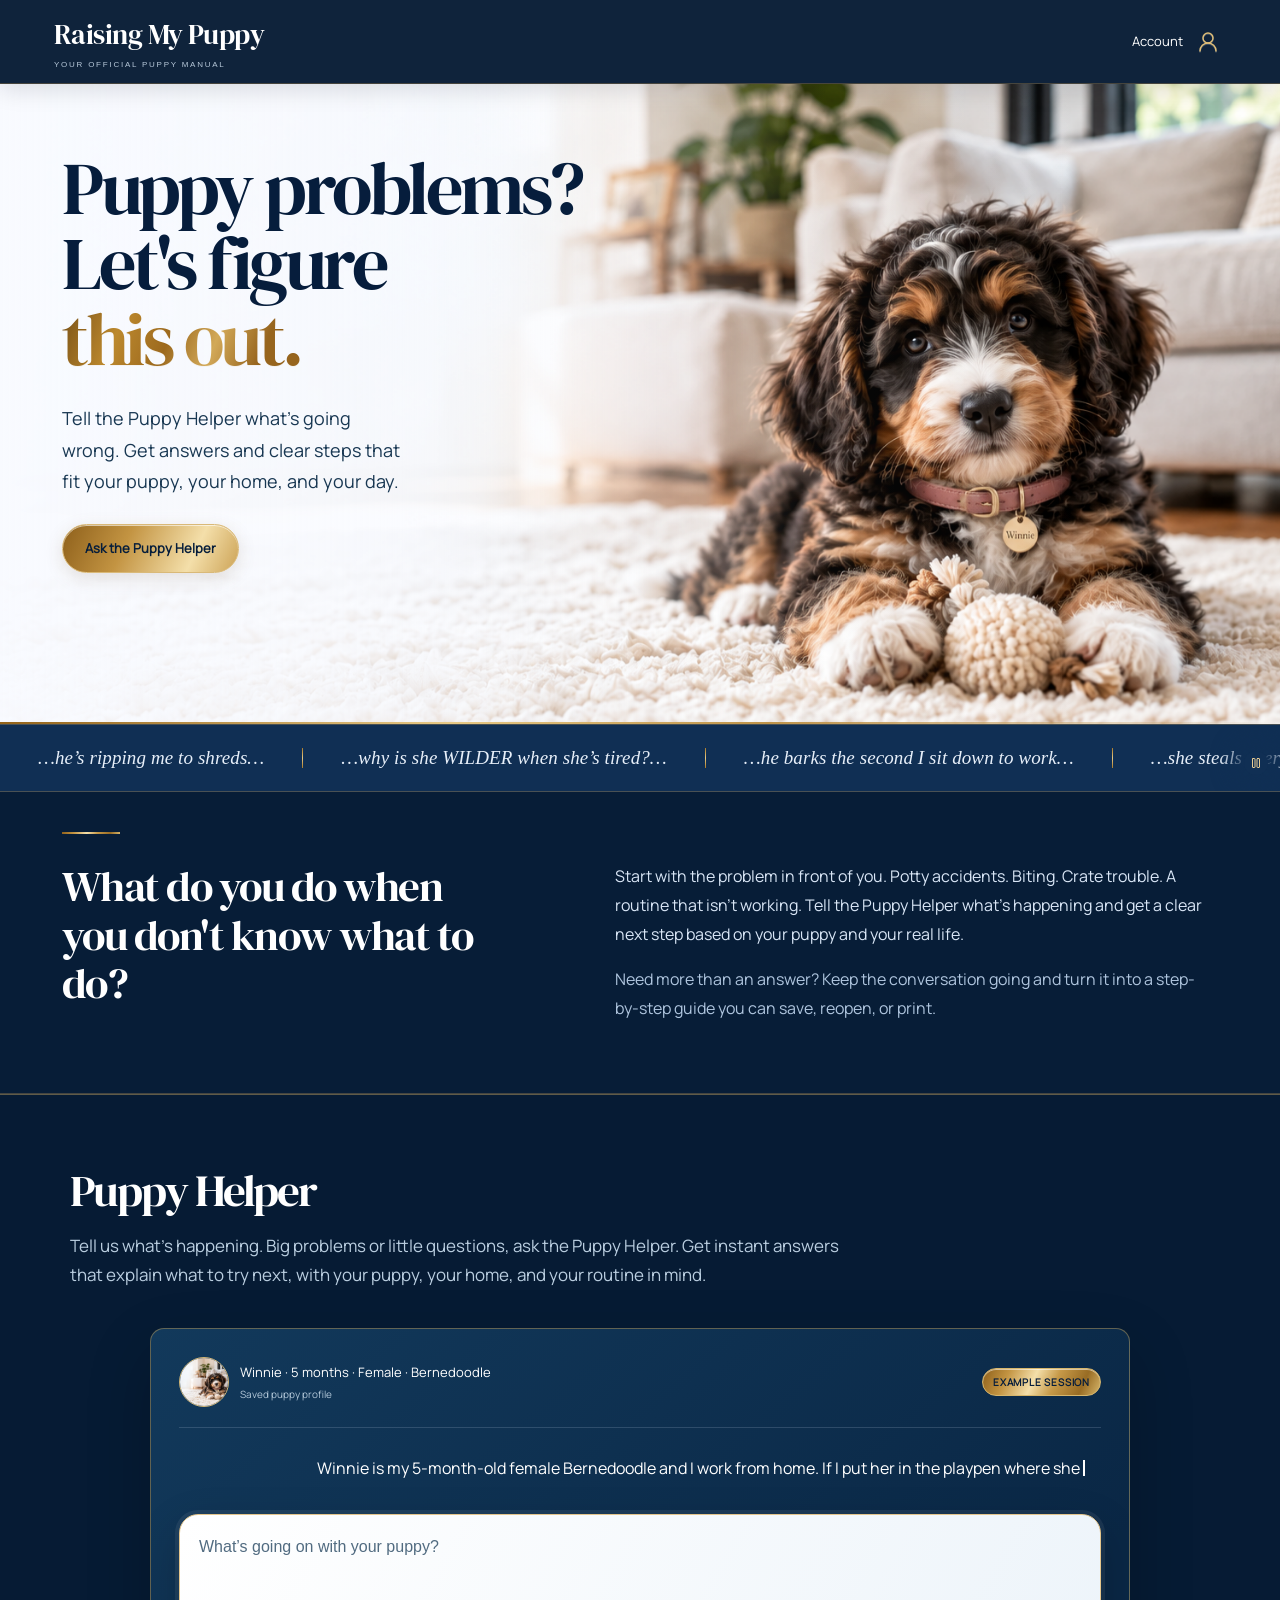
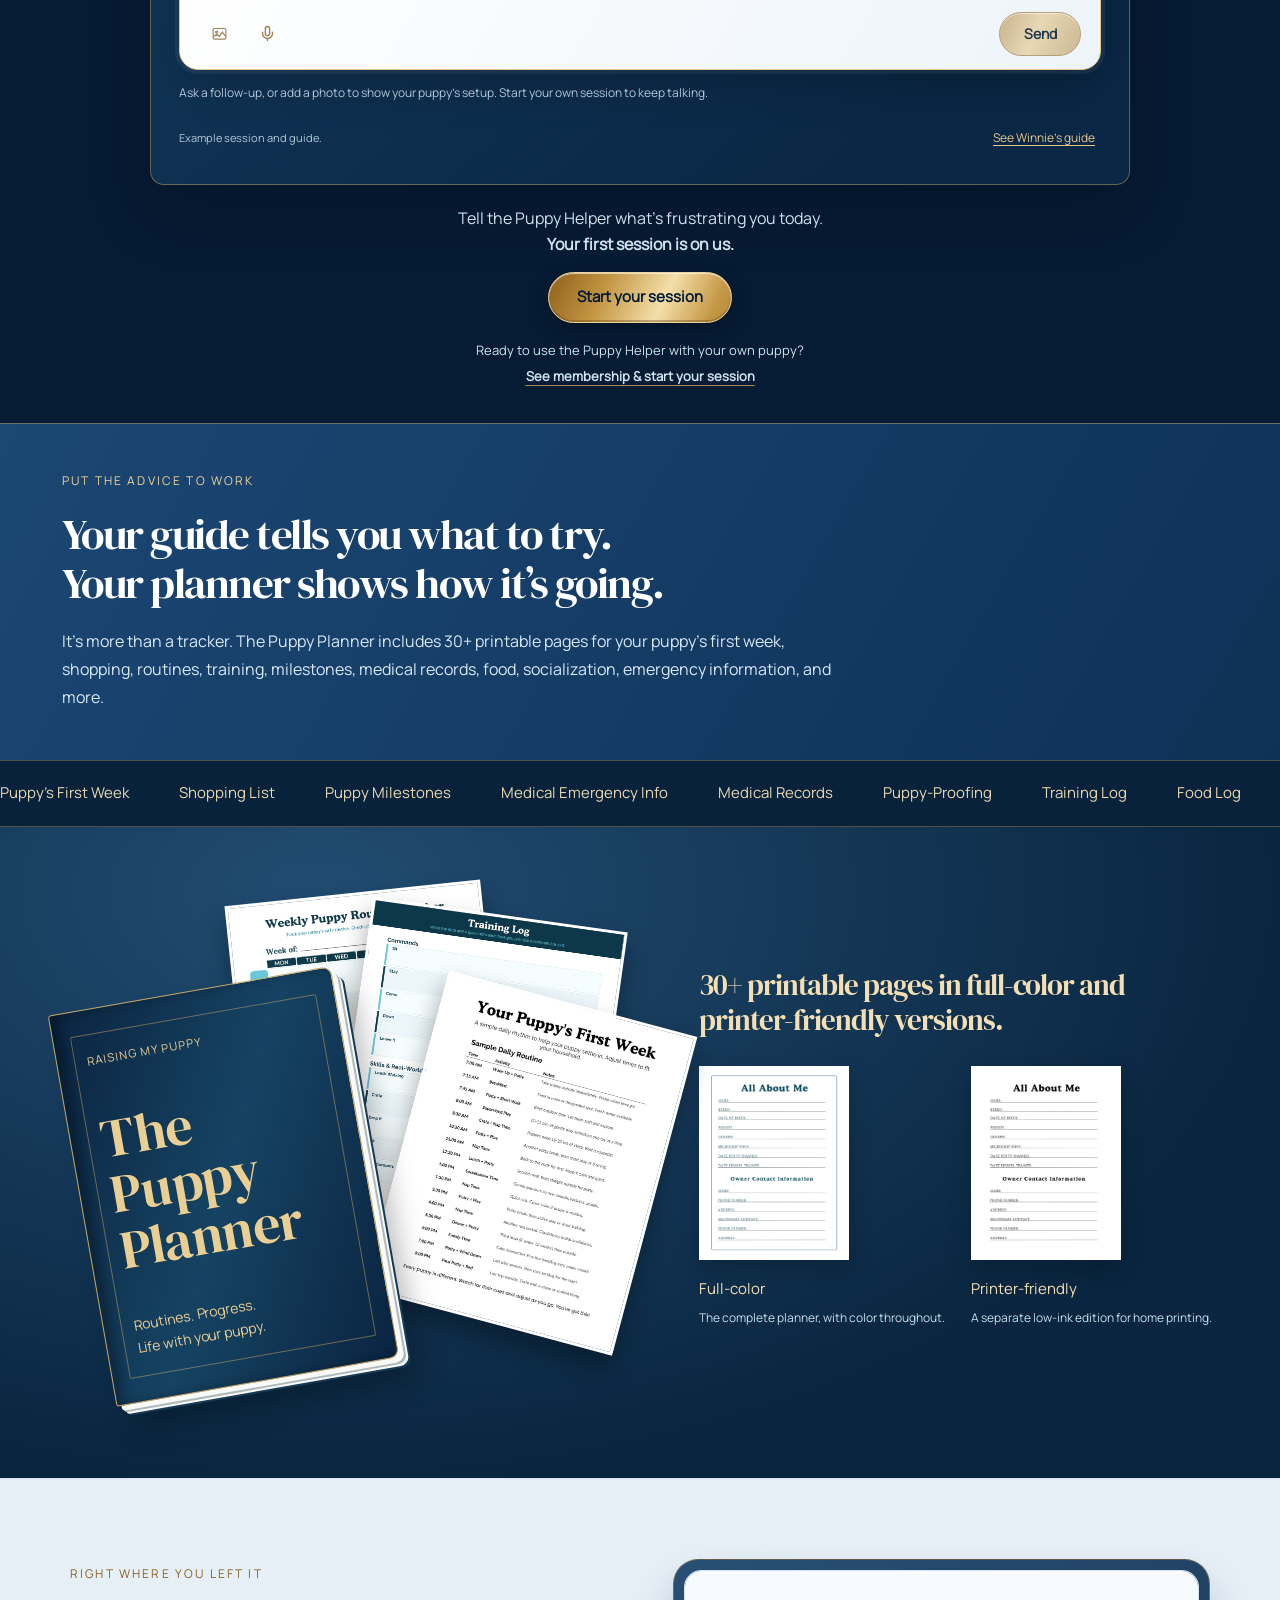
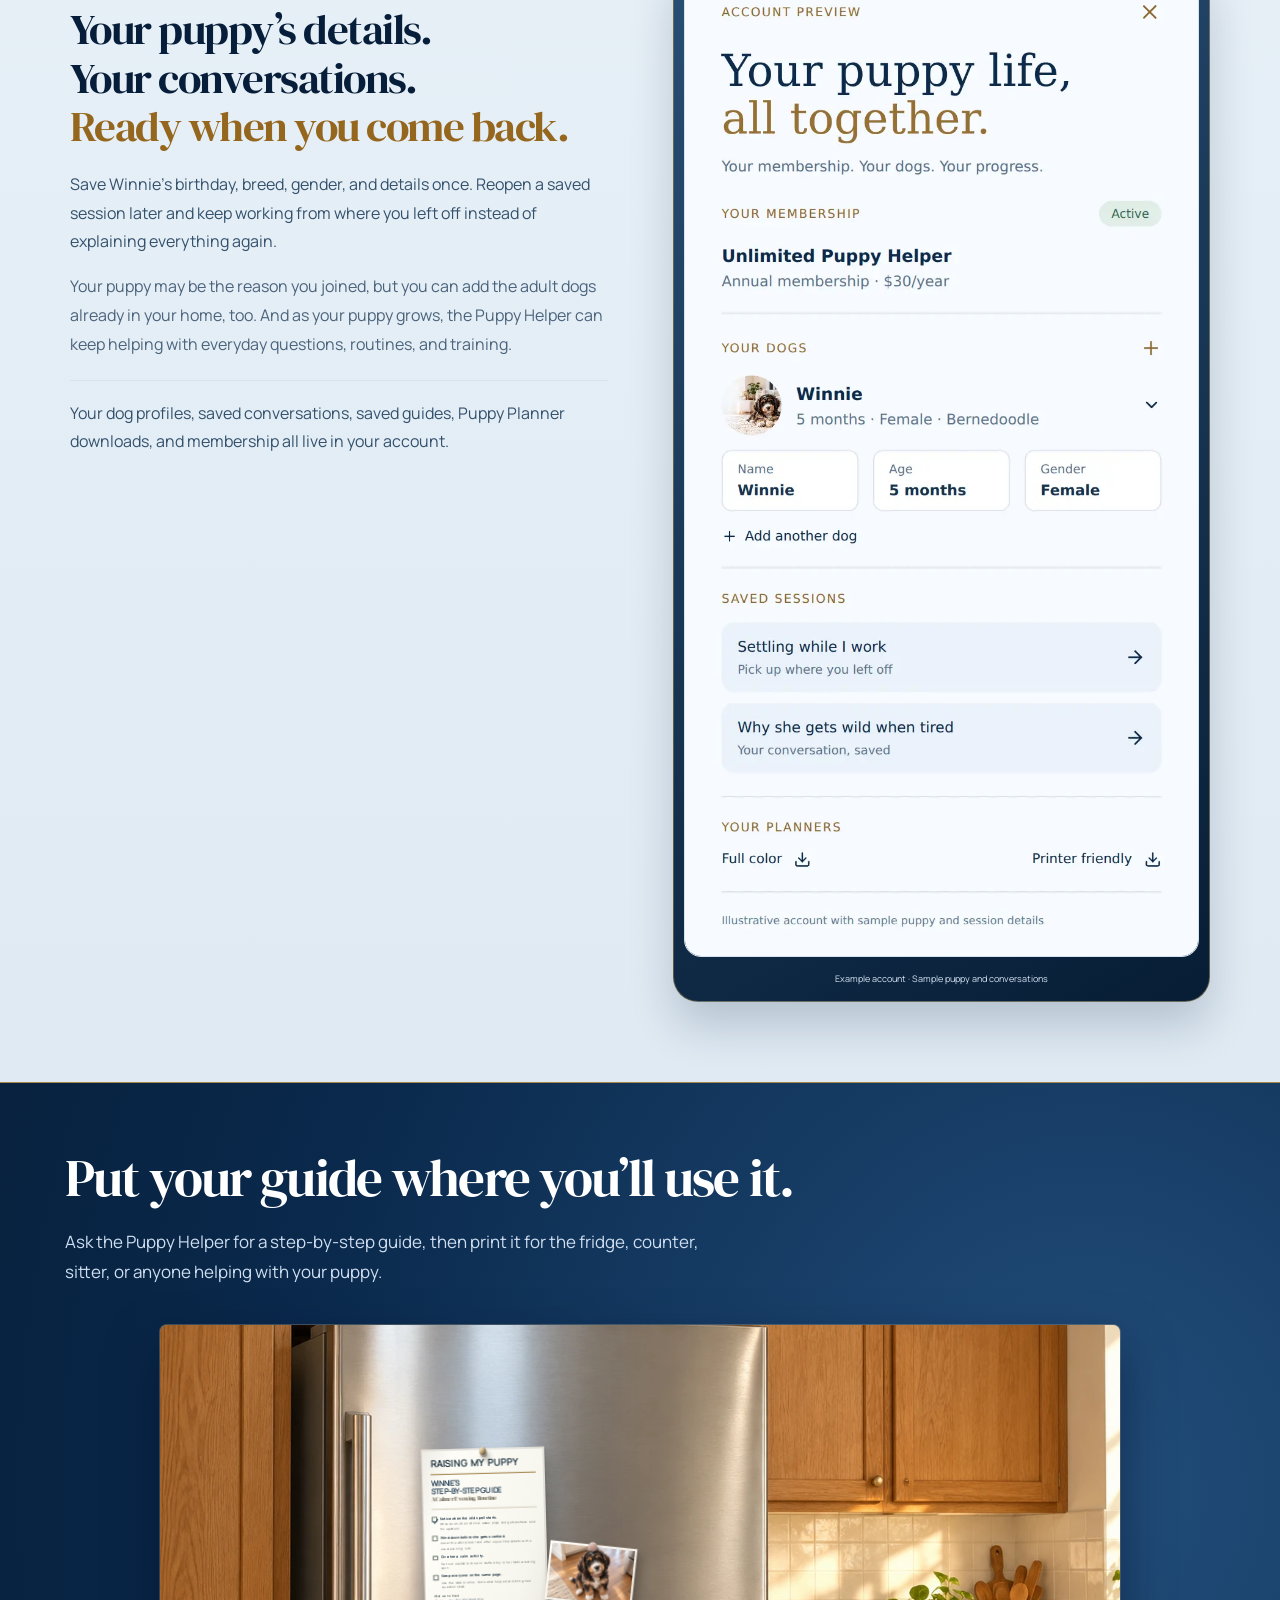
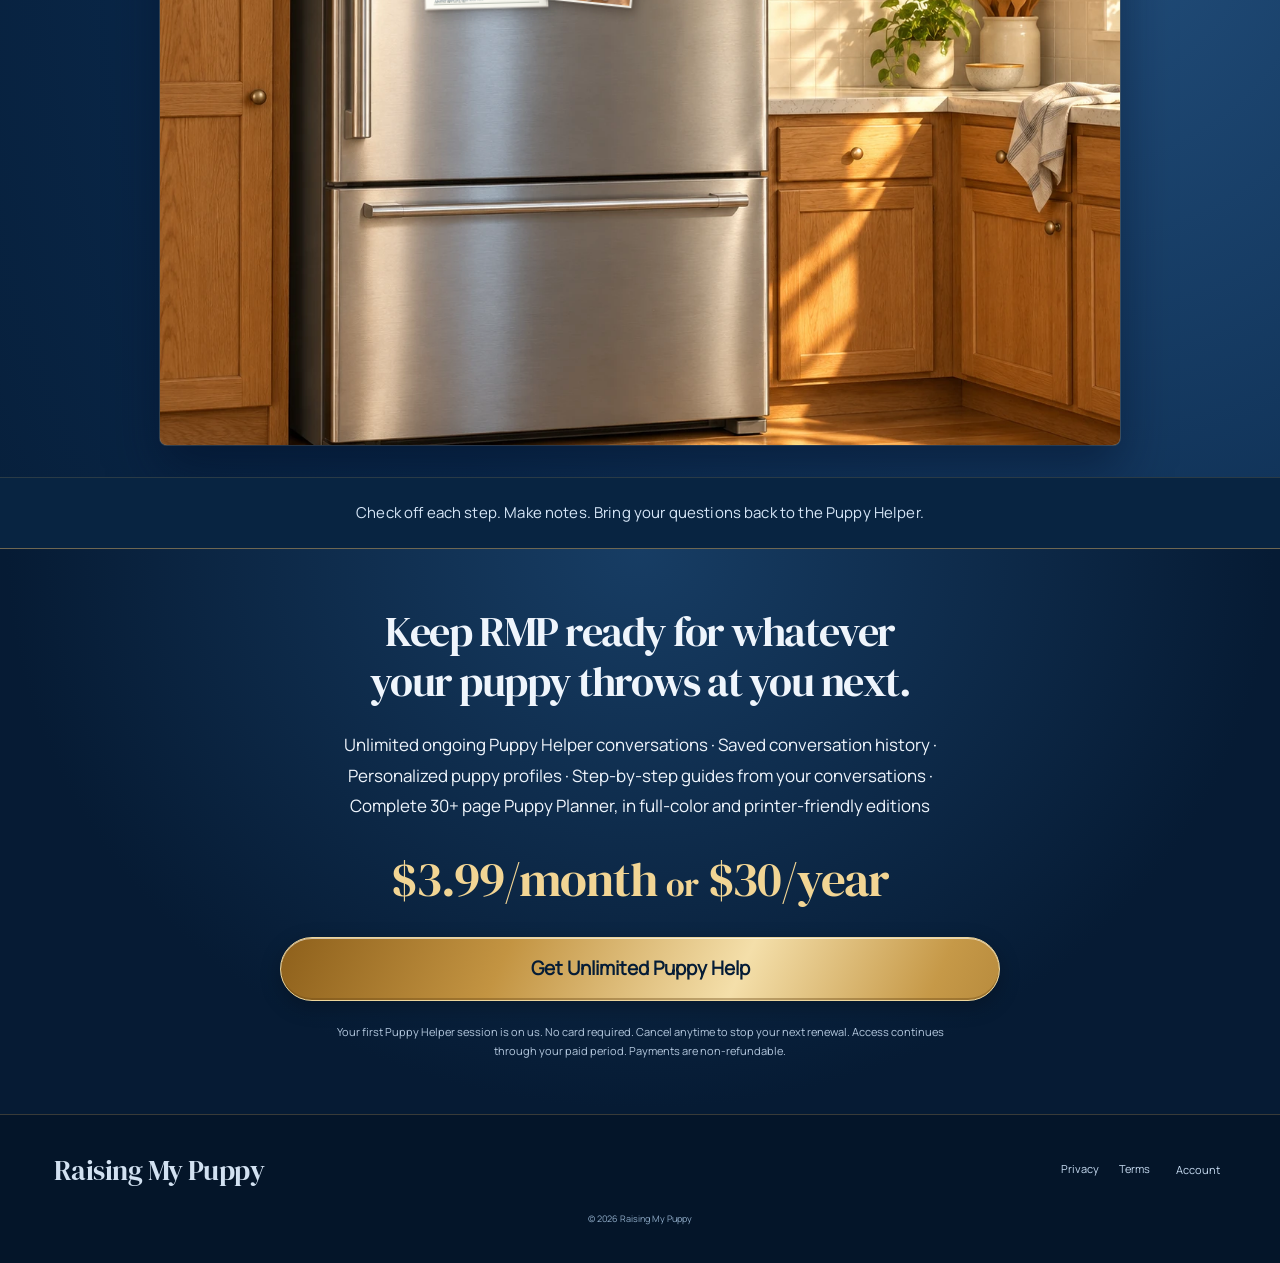
<file: index.html>
<!doctype html><html lang="en"><head><meta charset="UTF-8"><meta name="viewport" content="width=device-width,initial-scale=1"><title>Raising My Puppy | Your Official Puppy Manual</title><!-- Staging only: remove robots restriction for production launch. --><meta name="robots" content="noindex,nofollow"><meta property="og:type" content="website">
<meta property="og:site_name" content="Raising My Puppy">
<meta property="og:title" content="Raising My Puppy | Your Official Puppy Manual">
<meta property="og:description" content="Tell the Puppy Helper what’s frustrating you today. Your first session is on us.">
<meta property="og:url" content="https://raisingmypuppy.github.io/rmp-demo-v2/">
<meta property="og:image" content="https://raisingmypuppy.github.io/rmp-demo-v2/assets/social/rmp-social-preview.png">
<meta property="og:image:width" content="1731">
<meta property="og:image:height" content="909">
<meta property="og:image:alt" content="Raising My Puppy social preview">
<meta name="twitter:card" content="summary_large_image">
<meta name="twitter:title" content="Raising My Puppy | Your Official Puppy Manual">
<meta name="twitter:description" content="Tell the Puppy Helper what’s frustrating you today. Your first session is on us.">
<meta name="twitter:image" content="https://raisingmypuppy.github.io/rmp-demo-v2/assets/social/rmp-social-preview.png">
<link rel="stylesheet" href="css/tokens.css">
<link rel="stylesheet" href="css/layout.css">
<link rel="stylesheet" href="css/sections.css">
<link rel="stylesheet" href="css/responsive.css"><link rel="stylesheet" href="css/public.css?v=7"></head><body><div id="root"></div><script src="js/app.js?v=7"></script></body></html>
</file>
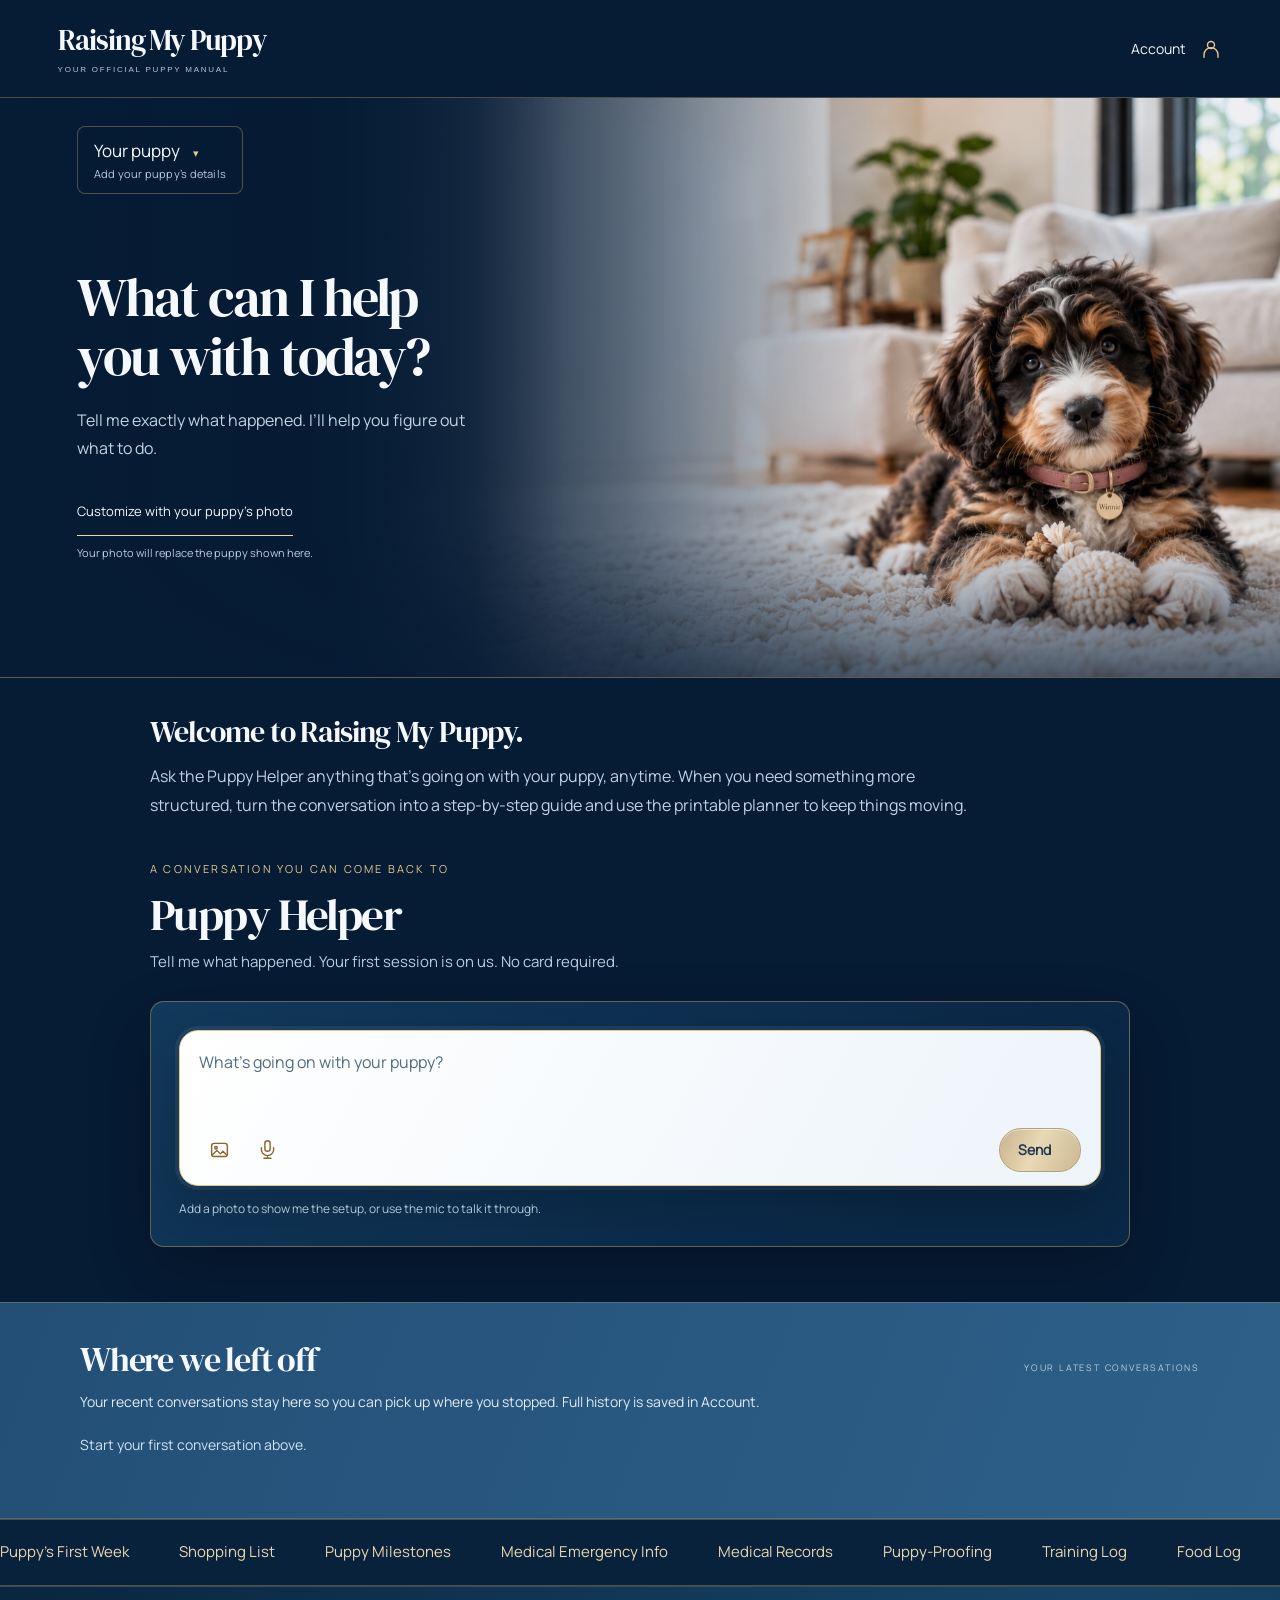
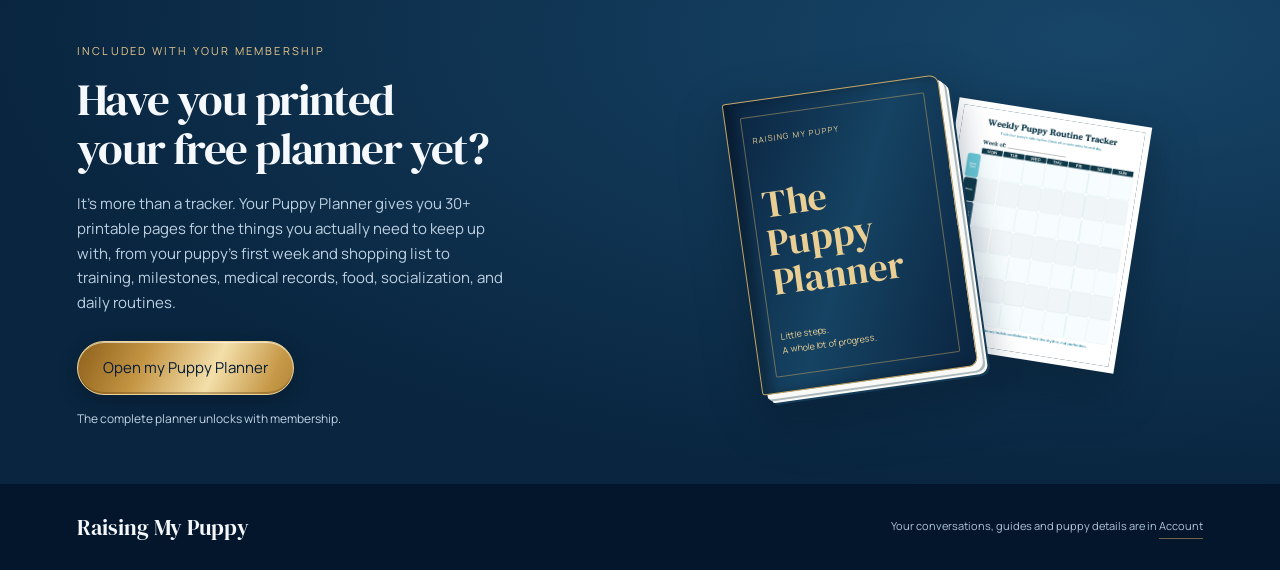
<file: member.html>
<!doctype html>
<html lang="en">
<head>
  <meta charset="utf-8">
  <meta name="viewport" content="width=device-width,initial-scale=1">
  <meta name="robots" content="noindex,nofollow">
  <meta name="theme-color" content="#061b34">
  <title>Your Puppy Helper | Raising My Puppy</title>
  <link rel="stylesheet" href="css/tokens.css">
  <link rel="stylesheet" href="css/member.css?v=4g">
  <script src="js/member-data.js" defer></script>
  <script src="js/member-planner.js" defer></script>
  <script src="js/member.js?v=7" defer></script>
</head>
<body class="member-page">
  <a class="skip-link" href="#session-title">Skip to Puppy Helper</a>
  <details class="demo-controls" id="demo-controls" hidden>
    <summary>INTERACTIVE MEMBER PREVIEW <span>Demo controls +</span></summary>
    <div class="demo-options">
      <label>Membership<select id="demo-state"><option value="active">Active member</option><option value="available">First free session available</option><option value="used">First free session used</option></select></label>
      <label>Puppy context<select id="demo-profile"><option value="sample">Sample profile with photo</option><option value="empty">No profile or photo</option><option value="no-photo">Profile without photo</option><option value="multiple">Multiple puppies</option></select></label>
      <p>Testing controls. These states use temporary data and do not change your saved browser profile. No live AI, checkout or charge.</p>
    </div>
  </details>
  <div class="member-shell">
    <header class="member-header">
      <a href="./" class="wordmark" aria-label="Raising My Puppy public home">Raising My Puppy<span>YOUR OFFICIAL PUPPY MANUAL</span></a>
      <button type="button" class="account-button" data-action="account">Account <svg viewBox="0 0 24 24" aria-hidden="true"><circle cx="12" cy="8" r="4"/><path d="M4 22v-3a8 8 0 0 1 16 0v3"/></svg></button>
    </header>
    <main id="member-main"></main>
    <footer class="member-footer"><span class="footer-brand">Raising My Puppy</span><p>Your conversations, guides and puppy details are in <button class="text-link" data-action="account">Account</button></p></footer>
  </div>
  <dialog id="member-dialog" aria-labelledby="dialog-title"><button type="button" class="dialog-close" aria-label="Close panel">×</button><div id="dialog-content"></div></dialog>
  <div id="member-status" role="status" aria-live="polite"></div>
  <div id="print-area"></div>
  <noscript><p class="noscript">Enable JavaScript to use Puppy Helper.</p></noscript>
</body>
</html>
</file>
<file: css/tokens.css>
/* Shared foundation. Compact demo UI, captions and controls keep their own scale. */
:root {
  --rmp-body-size: 16px;
  --rmp-body-lead-size: 17px;
  --rmp-section-label-size: 12px;
  --rmp-section-inset: 62px;
  --rmp-section-inset-wide: 70px;
  --rmp-heading-gap: 20px;
  --rmp-paragraph-gap: 16px;
  --rmp-label-gap: 18px;
  --rmp-cta-gap: 28px;
  --rmp-strip-background: #082441;
  --rmp-strip-gold: #f2d594;
  --rmp-strip-line: #bf9f612e;
  --rmp-strip-bottom-line: #d6b47180;
}

*{box-sizing:border-box}body{margin:0;background:#eaf0f6;font-family:Arial,sans-serif}h1,h2,h3,p{margin:0}button,input,textarea{font:inherit}button,a{-webkit-tap-highlight-color:transparent}button{cursor:pointer;border:0;background:none;color:inherit}a{color:inherit;text-decoration:none}img{max-width:100%}textarea{width:100%;background:transparent;border:0;color:inherit}html{scroll-behavior:smooth}.preview-label{text-align:center;padding:10px 16px;font-size:10px;letter-spacing:.06em;background:#0d2b4b;color:#e1c48c}.preview-overlay{position:fixed;inset:0;background:#0b243866;backdrop-filter:blur(6px);z-index:100;display:flex;justify-content:flex-end}.preview-drawer{width:min(100%,460px);height:100%;background:#f7faff;padding:70px 32px;box-shadow:-20px 0 80px #09243d30;animation:drawer .35s ease-out}.preview-drawer h2{font:36px/1.15 Georgia;margin:22px 0}.preview-drawer p{font-size:14px;line-height:1.6;margin:18px 0}.preview-drawer label{display:block;margin-top:30px;font-size:12px}.preview-drawer input{display:block;width:100%;padding:15px;margin:10px 0;border:1px solid #c2d1df;border-radius:10px;background:white}.preview-drawer .approved-gold-button{background:linear-gradient(120deg,#d5b16f,#e5c78c);padding:16px;border-radius:30px;width:100%;font-weight:700}.preview-drawer small{font-size:11px;color:#587089;line-height:1.5}.preview-close{position:absolute;right:25px;top:30px}.preview-eyebrow{font-size:var(--rmp-section-label-size);letter-spacing:.15em;color:#967032}@keyframes drawer{from{transform:translateX(100%)}to{transform:none}}
.rmp-puppy-photo{display:flex;align-items:center;gap:14px;padding:8px 0}.rmp-puppy-photo img{height:64px;width:64px;object-fit:cover;border-radius:50%}.rmp-puppy-photo button{display:flex;align-items:center;gap:7px}.rmp-reveal{opacity:0;transform:translateY(24px);transition:opacity .8s ease,transform .8s ease}.rmp-reveal.is-visible{opacity:1;transform:none}.rmp{--ink: #142b49;--muted: #526477;--gold: #b99a5b;--pale: #e6eef6;--paper: #f7f9fc;background:var(--paper);color:var(--ink);font-family:Arial,Helvetica,sans-serif;font-size:16px;line-height:1.65;-webkit-font-smoothing:antialiased}.rmp *{box-sizing:border-box}.rmp button,.rmp a,.rmp input,.rmp textarea{touch-action:manipulation}.rmp button{cursor:pointer}.rmp button:disabled{cursor:wait;opacity:.55}.rmp a{text-decoration:none;color:inherit}.rmp :focus-visible{outline:3px solid #957334;outline-offset:5px}.rmp h1,.rmp h2,.rmp h3,.rmp p{margin:0}.rmp h1,.rmp h2{font-family:Georgia,Times New Roman,serif;font-weight:400;letter-spacing:-.055em;line-height:1.04}.rmp h1{font-size:clamp(48px,5.7vw,83px)}.rmp h2{font-size:clamp(39px,4.1vw,60px)}.rmp em{font-weight:400;color:#607c98}.rmp-section{max-width:1200px;margin:auto;padding:100px 44px}.rmp-eyebrow{font-size:10px;letter-spacing:.2em;font-weight:700;line-height:1.6;margin-bottom:24px!important}.rmp-eyebrow>span{display:inline-block;width:6px;height:6px;background:var(--gold);border-radius:50%;margin-right:8px}.rmp-section-copy{max-width:410px;margin-top:25px!important;color:var(--muted)}.rmp-centered{text-align:center}.rmp-centered>p:last-child{margin-top:20px;color:var(--muted)}
</file>
<file: css/layout.css>
.rmp-button{display:inline-flex;align-items:center;justify-content:center;gap:22px;background:var(--ink);color:#fff!important;padding:17px 25px;min-height:56px;border-radius:6px;border:1px solid transparent;font-size:14px;font-weight:600;transition:transform .2s,background .2s;white-space:normal;height:auto}.rmp-button:hover{background:#254665;transform:translateY(-2px)}.rmp-micro{display:block;font-size:11px;margin-top:12px;letter-spacing:.015em;color:var(--muted)}.rmp-text-link{display:inline-flex;gap:12px;align-items:center;font-size:13px;font-weight:600;border-bottom:1px solid #b9c7d6;padding-bottom:7px;margin-top:25px}.rmp-nav{height:100px;display:flex;align-items:center;justify-content:space-between;padding:0 5%;max-width:1600px;margin:auto}.rmp-brand{display:flex;align-items:center;gap:18px}.rmp-brand>span:last-child{font-size:9px;font-weight:700;line-height:1.5;letter-spacing:.15em;border-left:1px solid #bcc7d2;padding-left:18px}.rmp-monogram{font-family:Georgia,serif;font-size:42px;letter-spacing:-.08em;line-height:1}.rmp-monogram>span{color:var(--gold);font-size:18px;vertical-align:top;display:inline-block;margin:3px 0 0 3px}.rmp-nav nav{display:flex;gap:34px;align-items:center;font-size:12px}.rmp-account-link{display:flex;align-items:center;gap:18px}.rmp-hero{position:relative;min-height:700px;max-width:1600px;margin:auto;isolation:isolate;overflow:hidden}.rmp-hero-photo{position:absolute;inset:0;width:100%;height:100%;object-fit:cover;object-position:50% 20%;z-index:-2}.rmp-hero:after{content:"";position:absolute;inset:0;z-index:-1;background:linear-gradient(90deg,#f5f7f9 2%,#f5f7f9cc 29%,transparent 61%)}.rmp-hero-copy{padding:66px 0 95px 8%;width:55%}.rmp-hero-copy>p:not(.rmp-eyebrow){font-size:16px;max-width:340px;margin:28px 0;color:#45576a}.rmp-hero-caption{position:absolute;bottom:52px;right:6%;display:flex;flex-direction:column;text-align:right}.rmp-hero-caption span:first-child{font-size:9px;letter-spacing:.22em}.rmp-hero-caption span:last-child{font:italic 24px Georgia,serif}.rmp-scroll{position:absolute;bottom:30px;left:8%;display:grid;place-items:center;border:1px solid #bec8d1;border-radius:50%;width:38px;height:38px}.rmp-ribbon-wrap{position:relative;background:#e8eef4;border-top:1px solid #dce5ed;border-bottom:1px solid #dce5ed}.rmp-ribbon{overflow:hidden;padding:22px 0;color:#526d87;font:italic 19px Georgia,serif}.rmp-ribbon>div{display:flex;width:max-content;animation:rmp-marquee 48s linear infinite}.rmp-ribbon span{white-space:nowrap}.rmp-ribbon i{color:var(--gold);font-size:13px;margin:0 40px}.rmp-motion{position:absolute;right:12px;top:19px;border-radius:50%;padding:9px;background:#f7f9fc;box-shadow:0 0 16px #e8eef4}.rmp-paused *,.rmp:has(.rmp-workspace:focus-within) .rmp-ribbon>div{animation-play-state:paused!important}.rmp-intro,.rmp-demo-layout,.rmp-planner-layout,.rmp-print-layout,.rmp-membership-layout{display:grid;grid-template-columns:1fr 1fr;gap:90px;align-items:center}.rmp-intro-copy{padding-top:24px;color:var(--muted)}.rmp-intro-copy p+p{margin-top:24px}.rmp-demo-section{background:#eaf0f6}.rmp-demo-layout{grid-template-columns:.9fr 1.1fr;gap:65px}.rmp-demo-caption{display:block;color:var(--muted);font-size:10px;margin-top:32px}.rmp-demo{background:#fff;border:1px solid #d7e0e9;border-radius:12px;box-shadow:0 24px 70px #142b4912;overflow:hidden;transform:rotate(1deg)}.rmp-demo-top,.rmp-workspace-top{display:flex;align-items:center;gap:14px;padding:24px;border-bottom:1px solid #e9edf2}.rmp-demo-top>div{flex:1}.rmp-demo-top strong{display:block;font-size:14px}.rmp-demo-top div>span{display:block;font-size:8px;letter-spacing:.12em;margin-top:2px;color:var(--muted)}.rmp-ph-icon{width:43px;height:43px;background:var(--ink);color:#fff;font:italic 24px Georgia,serif;border-radius:12px;display:flex;align-items:center;justify-content:center;position:relative}.rmp-ph-icon>span{font-size:11px;color:#d1b372;position:absolute;right:5px;top:4px}.rmp-demo-question{margin:24px;background:#eff3f7;padding:20px;border-radius:7px;min-height:135px}.rmp-demo-question>span,.rmp-answer-label{font-size:9px;font-weight:700;letter-spacing:.16em;color:#63798e}.rmp-demo-question p{font-size:14px;line-height:1.65;margin-top:9px}.rmp-cursor{display:inline-block;width:1px;height:16px;background:var(--gold);margin-left:3px;vertical-align:middle;animation:rmp-blink .85s steps(2) infinite}.rmp-demo-answer{padding:0 26px;opacity:0;transform:translateY(10px);transition:opacity .7s,transform .7s;min-height:232px}.rmp-demo-answer.is-visible{opacity:1;transform:translateY(0)}.rmp-demo-answer h3{font-family:Georgia,serif;font-size:23px;line-height:1.22;letter-spacing:-.025em;margin:12px 0}.rmp-demo-answer p{font-size:13px;color:var(--muted);line-height:1.75}.rmp-demo-fade{height:48px;overflow:hidden;mask-image:linear-gradient(#0002,transparent);margin-top:12px}.rmp-demo-bottom{display:flex;align-items:center;gap:5px;justify-content:center;font-size:12px;padding:18px;background:#f8fafc;border-top:1px solid #e9edf2}.rmp-demo-bottom svg{margin-left:12px}.rmp-helper-section{scroll-margin-top:25px}.rmp-workspace{max-width:790px;margin:40px auto 0;border:1px solid #cbd7e2;border-radius:14px;background:#fff;box-shadow:0 20px 70px #142b4909;overflow:hidden}.rmp-workspace-top{padding:20px 24px}.rmp-workspace-top>div{flex:1}.rmp-workspace-top strong{font-size:15px;display:block}.rmp-workspace-top small{font-size:10px;color:var(--muted)}.rmp-workspace-top>button{font-size:11px;display:flex;gap:7px;align-items:center}.rmp-compose{padding:24px}.rmp-compose textarea{display:block;width:100%;min-height:125px;resize:vertical;background:transparent;border:0;color:var(--ink);font:16px/1.6 Arial;padding:10px 0}.rmp-compose textarea::placeholder{color:#758697}.rmp-compose-bottom{display:flex;align-items:center;justify-content:space-between;gap:14px}.rmp-compose-tools{display:flex;align-items:center;gap:16px}.rmp-compose-tools button{width:36px;height:40px;display:grid;place-items:center;border-radius:6px;color:#61758a}.rmp-compose-tools button:hover{background:#eef3f8}.rmp-compose-tools button.is-recording{background:#f8e0e0;color:#943838}.rmp-compose .rmp-button{min-height:45px;padding:11px 17px;gap:15px;font-size:12px}.rmp-compose-help{margin-top:15px!important;color:#6a7b8d;font-size:11px}.rmp-workspace-empty{padding:28px 24px 0;display:flex;gap:12px;align-items:center;color:#66798b;font-size:13px}.rmp-workspace-empty svg{color:var(--gold);flex-shrink:0}.rmp-chat-log{padding:25px;max-height:650px;overflow:auto}.rmp-chat-message{font-size:14px;line-height:1.8;margin-bottom:25px}.rmp-chat-message>span{font-size:9px;letter-spacing:.15em;font-weight:700;display:block;margin-bottom:10px;color:#5a7187}.rmp-chat-message.is-user{background:#eef3f7;margin-left:12%;padding:18px 22px;border-radius:8px}.rmp-chat-message p{margin-bottom:12px}.rmp-chat-message ul,.rmp-chat-message ol{padding-left:24px;list-style:revert}.rmp-chat-message h1,.rmp-chat-message h2,.rmp-chat-message h3{font-family:Georgia,serif;font-size:23px;line-height:1.3;letter-spacing:-.02em;margin:18px 0 10px}.rmp-chat-message a{text-decoration:underline}.rmp-helper-disclaimer{max-width:680px;margin:20px auto 0!important;font-size:10px;line-height:1.8;text-align:center;color:#778492}.rmp-chat-upgrade{padding:26px;background:#eef3f7}.rmp-chat-upgrade p{font-size:14px;margin-bottom:16px}.rmp-photo-preview{position:relative;width:95px;margin-bottom:12px}.rmp-photo-preview img{border-radius:6px;width:95px;height:95px;object-fit:cover}.rmp-photo-preview button{position:absolute;right:-7px;top:-7px;background:var(--ink);color:#fff;border-radius:50%;padding:4px}.rmp-dog-select{padding:12px 24px;background:#f7f9fc;font-size:12px}.rmp-dog-select select{margin-left:10px;background:transparent;border-bottom:1px solid #bac8d4;max-width:70%}.rmp-planner-section{background:#e8eff5;overflow:hidden}.rmp-planner-layout{gap:100px}.rmp-planner-preview{min-width:0}.rmp-book{position:relative;width:82%;max-width:350px;margin:10px auto 40px;perspective:1200px;transform:rotate(-5deg)}.rmp-book img{display:block;position:relative;width:100%;border-radius:2px;box-shadow:1px 0 2px #0001,12px 19px 32px #142b4926;transform-origin:left center;animation:rmp-page-in .9s ease both}.rmp-book-back{position:absolute;inset:-8px -12px -9px -8px;background:var(--ink);border-radius:5px;box-shadow:4px 3px #f7f9fc,6px 5px #c0ccd7,8px 6px #fff,10px 8px #b4c0cb}.rmp-book:after{content:"";position:absolute;top:0;bottom:0;left:0;width:20px;background:linear-gradient(90deg,#142b491c,transparent);pointer-events:none}.rmp-book-controls{display:flex;align-items:center;justify-content:center;gap:25px}.rmp-book-controls button{border:1px solid #b9c8d6;border-radius:50%;height:36px;width:36px;display:grid;place-items:center}.rmp-book-controls>span{text-align:center;font-size:12px;min-width:180px}.rmp-book-controls small{display:block;font-size:8px;letter-spacing:.14em;margin-top:3px}.rmp-print-layout{gap:100px}.rmp-print-detail{display:flex;align-items:center;gap:10px;font-size:11px;margin-top:25px}.rmp-paper-scene{background:linear-gradient(120deg,#dce3e9,#cbd7e0);padding:50px 36px 80px;position:relative;border-radius:4px;box-shadow:inset -9px 0 #b4c1ca}.rmp-paper-scene:before{content:"";position:absolute;width:13px;height:150px;border-radius:9px;background:linear-gradient(90deg,#aab6c0,#f2f5f7,#b0bec9);right:16px;top:28px;box-shadow:3px 4px 5px #0002}.rmp-paper{background:#fff;padding:30px 26px 18px;box-shadow:3px 13px 20px #142b4926;transform:rotate(3deg);position:relative;color:#24282e}.rmp-paper:before{content:"";width:26px;height:26px;border-radius:50%;background:radial-gradient(circle at 35% 30%,#d8c292,#977440);position:absolute;top:-11px;left:48%;box-shadow:1px 3px 4px #0003}.rmp-paper-brand{font-size:7px;letter-spacing:.11em}.rmp-paper h3{font:28px/1.1 Georgia,serif;letter-spacing:-.03em;margin:22px 0 12px}.rmp-paper-sub{font-size:7px;letter-spacing:.13em;margin-bottom:21px!important}.rmp-paper-check{display:flex;gap:9px;font-size:10px;line-height:1.6;margin-bottom:14px}.rmp-paper-check>span{width:10px;height:10px;border:1px solid #666;flex-shrink:0;margin-top:3px}.rmp-paper h4{font:12px Georgia,serif;margin:24px 0 6px}.rmp-paper-lines{height:60px;background:repeating-linear-gradient(transparent 0,transparent 18px,#d6d9dc 18px,#d6d9dc 19px)}.rmp-paper footer{display:flex;justify-content:space-between;font-size:6px;letter-spacing:.1em;margin-top:20px}.rmp-paper-tag{position:absolute;bottom:24px;right:32px;font:italic 20px/1.2 Georgia,serif;transform:rotate(-5deg);text-align:right}.rmp-membership{background:#102741;color:#fff}.rmp-membership em{color:#adbed0}.rmp-membership .rmp-eyebrow{color:#c3aa76;max-width:330px}.rmp-membership-layout{gap:95px}.rmp-membership-layout>div>p:last-child{font-size:14px;color:#c4d0dc;margin-top:28px}.rmp-price{border-left:1px solid #ffffff26;padding-left:65px}.rmp-price-label{font-size:9px;letter-spacing:.18em;color:#c3d0de}.rmp-price-number{font:90px Georgia,serif;line-height:1.2;letter-spacing:-.05em;margin-top:15px}.rmp-price-number>span{font:15px Arial;letter-spacing:0;color:#bccada;margin-left:15px}.rmp-price>p{color:#becbd9;font-size:13px;line-height:1.8}.rmp-price ul{list-style:none;padding:0;margin:25px 0}.rmp-price li{display:flex;align-items:center;gap:13px;font-size:13px;margin:13px 0}.rmp-price li svg{color:#c3aa76}.rmp .rmp-gold{background:#c7ad77;color:#102741!important;width:100%}.rmp-price .rmp-micro{color:#b5c5d5;text-align:center;font-size:10px}.rmp-footer{max-width:1200px;margin:auto;padding:48px 44px 32px;display:grid;grid-template-columns:1fr 1fr;gap:25px}.rmp-footer>p{font:italic 19px Georgia,serif;text-align:right;align-self:center}.rmp-footer nav{display:flex;gap:24px;font-size:11px}.rmp-footer small{text-align:right;font-size:10px;color:#6f8092}.rmp-skip{position:fixed;top:-100px;left:20px;background:#fff;padding:14px;z-index:100}.rmp-skip:focus{top:10px}.rmp.rmp-drawer{padding:45px 30px}.rmp-drawer-title{font:38px/1.1 Georgia,serif;letter-spacing:-.045em;font-weight:400}.rmp-drawer-body>section{padding:26px 0;border-bottom:1px solid #dce4ec}.rmp-drawer-body h3{font-size:17px;font-weight:600;margin-bottom:12px}.rmp-drawer-body p:not(.rmp-eyebrow){font-size:13px;color:var(--muted);margin-bottom:14px}.rmp-drawer-body .rmp-eyebrow{margin-bottom:12px!important}.rmp-row{display:flex;align-items:center;justify-content:space-between}.rmp-drawer details{border-top:1px solid #dce4ec;padding:15px 0}.rmp-drawer summary{cursor:pointer;font-weight:600;font-size:14px}.rmp-dog-fields{display:grid;gap:10px;padding:15px 0}.rmp-dog-fields label{text-transform:capitalize;font-size:12px}.rmp input{display:block;width:100%;border:1px solid #c6d1dc;background:#fff;border-radius:5px;min-height:45px;padding:10px 12px;font-size:16px;color:var(--ink)}.rmp-dog-fields button{justify-self:start;font-size:11px;color:#526477;text-decoration:underline}.rmp-small-button{border:1px solid #b9c8d6;padding:9px 14px;border-radius:5px;font-size:12px;margin-top:8px}.rmp-downloads{display:flex;flex-direction:column;gap:12px;margin-top:22px}.rmp-downloads>button,.rmp-session{display:flex;justify-content:space-between;align-items:center;gap:15px;font-size:13px;border-bottom:1px solid #bdcbd8;padding:10px 0;text-align:left;width:100%}.rmp-signin{padding:25px 0}.rmp-signin p{font-size:14px;margin-bottom:25px}.rmp-signin label{display:block;font-size:12px;margin-bottom:6px}.rmp-signin .rmp-button{width:100%;margin-top:15px}.rmp-signin small{display:block;font-size:10px;color:var(--muted);margin-top:20px}.rmp-signin small a{text-decoration:underline}.rmp-drawer-legal{display:flex;gap:22px;font-size:11px;margin-top:30px;color:var(--muted)}@keyframes rmp-marquee{to{transform:translate(-50%)}}@keyframes rmp-page-in{0%{transform:rotateY(-32deg);opacity:.5}to{transform:rotateY(0);opacity:1}}@keyframes rmp-blink{to{opacity:0}}@media(min-width:1500px){.rmp-hero-copy{padding-left:12%}.rmp-scroll{left:12%}}@media(max-width:800px){.rmp-section{padding:65px 25px}.rmp-nav{height:78px;padding:0 25px}.rmp-nav-helper{display:none}.rmp-monogram{font-size:37px}.rmp-brand{gap:12px}.rmp-brand>span:last-child{font-size:8px;padding-left:12px}.rmp-hero{min-height:830px}.rmp-hero-photo{height:500px;top:auto;bottom:0;object-fit:cover;object-position:65% 65%;width:100%}.rmp-hero:after{background:linear-gradient(#f7f9fc 0% 41%,#f7f9fc00 65%)}.rmp-hero-copy{width:100%;padding:30px 25px 0;position:relative;z-index:1}.rmp h1{font-size:46px;line-height:1.02}.rmp h2{font-size:43px}.rmp-hero-copy>p:not(.rmp-eyebrow){font-size:14px;max-width:325px;margin:20px 0}.rmp-hero-copy .rmp-eyebrow{font-size:9px;margin-bottom:22px!important}.rmp-hero-copy .rmp-button{padding:13px 20px;min-height:50px}.rmp-hero-caption{bottom:27px;right:25px}.rmp-hero-caption span:last-child{font-size:21px}.rmp-hero-caption span:first-child{font-size:8px}.rmp-scroll{left:25px;bottom:25px}.rmp-ribbon{font-size:17px;padding:20px 0}.rmp-ribbon i{margin:0 25px}.rmp-intro,.rmp-demo-layout,.rmp-planner-layout,.rmp-print-layout,.rmp-membership-layout{grid-template-columns:1fr;gap:35px}.rmp-intro-copy{padding:0;font-size:15px}.rmp-intro-copy p+p{margin-top:18px}.rmp-eyebrow{font-size:9px;margin-bottom:20px!important}.rmp-section-copy{font-size:14px;margin-top:22px!important}.rmp-demo-layout{gap:30px}.rmp-demo-layout h2 br:last-of-type{display:none}.rmp-demo-caption{margin-top:18px}.rmp-demo{transform:none}.rmp-demo-top{padding:18px}.rmp-demo-top div>span{font-size:7px;letter-spacing:.07em}.rmp-demo-question{margin:18px;padding:17px;min-height:145px}.rmp-demo-answer{padding:0 19px;min-height:255px}.rmp-demo-answer h3{font-size:23px}.rmp-demo-bottom{font-size:11px;padding:16px 10px}.rmp-helper-section{padding-left:16px;padding-right:16px}.rmp-helper-section h2{font-size:38px}.rmp-centered{padding:0 8px}.rmp-centered>p:last-child{font-size:13px}.rmp-workspace{margin-top:28px}.rmp-workspace-top,.rmp-compose{padding:18px}.rmp-compose textarea{font-size:16px;min-height:145px}.rmp-compose-tools{gap:5px}.rmp-compose .rmp-button{gap:10px;font-size:11px;padding:10px 12px}.rmp-compose-help{font-size:10px}.rmp-helper-disclaimer{padding:0 10px;font-size:9px}.rmp-planner-layout>div:last-child{grid-row:1}.rmp-planner-layout{gap:45px}.rmp-book{max-width:265px;margin-bottom:35px}.rmp-book-controls{gap:17px}.rmp-print-layout{gap:40px}.rmp-paper-scene{max-width:420px;width:100%;margin:auto;padding:42px 35px 76px}.rmp-paper{padding:30px 25px 18px}.rmp-membership-layout{gap:35px}.rmp-membership h2{font-size:42px}.rmp-price{border-left:0;border-top:1px solid #ffffff26;padding:30px 0 0}.rmp-price-number{font-size:80px}.rmp-footer{padding:35px 25px;grid-template-columns:1fr;gap:22px}.rmp-footer>p,.rmp-footer small{text-align:left}.rmp-footer>p{font-size:18px}.rmp-footer nav{gap:20px;font-size:10px}.rmp-drawer{max-width:100vw!important}.rmp-chat-log{padding:18px}.rmp-chat-message.is-user{margin-left:3%}.rmp-chat-message{font-size:14px}}@media(max-width:370px){.rmp h1{font-size:41px}.rmp-hero{min-height:795px}.rmp-hero-photo{height:430px}.rmp h2{font-size:37px}.rmp-demo-top div>span{font-size:6px}.rmp-paper-scene{padding-left:24px;padding-right:30px}.rmp-brand>span:last-child{font-size:7px}.rmp-nav{padding:0 20px}}@media(prefers-reduced-motion:reduce){.rmp *{animation:none!important;transition:none!important;scroll-behavior:auto!important}.rmp-demo-answer,.rmp-book img{transform:none}}
</file>
<file: css/sections.css>
.approved-experience{--navy: #0d2b4b;--gold: #a67a35;--bright: #f5f9fd;background:var(--bright);color:var(--navy);max-width:1140px;margin:0 auto;box-shadow:0 0 65px #0d2b4910;overflow:clip}.approved-nav{height:80px;display:flex;align-items:center;justify-content:space-between;padding:0 44px;border-bottom:1px solid #d6e1eb;background:#f7faffee;backdrop-filter:blur(16px);position:sticky;top:0;z-index:30}.approved-experience .approved-wordmark{font:27px Georgia,serif;letter-spacing:-.04em}.approved-nav button{display:flex;align-items:center;gap:19px;font-size:14px}.approved-nav svg{color:var(--gold)}.approved-hero{position:relative;height:580px;isolation:isolate}.approved-hero>img{position:absolute;inset:0;height:100%;width:100%;object-fit:cover;object-position:center 60%;z-index:-2}.approved-hero:after{content:"";position:absolute;inset:0;background:linear-gradient(90deg,#f5f9fdcf,transparent 68%);z-index:-1}.approved-hero-content{padding:65px 55px;max-width:650px}.approved-hero h1{font:500 clamp(44px,5vw,69px)/1.055 Georgia,serif;letter-spacing:-.045em}.approved-hero h1 span{color:#9e702e}.approved-hero-content>p{max-width:400px;font-size:21px;line-height:1.55;margin:28px 0 0}.approved-hero-link{display:inline-flex;gap:15px;align-items:center;margin-top:25px;border-bottom:1px solid #b79557;padding-bottom:5px;font-size:13px}.approved-quotes{position:relative;overflow:hidden;background:linear-gradient(100deg,#e6f0f9,#dce9f6,#edf5fb);padding:19px 0;border-block:1px solid #d5e3ef}.approved-quote-track{display:flex;width:max-content;animation:approved-marquee 40s linear infinite}.approved-quote-track>span{display:flex;align-items:center;white-space:nowrap}.approved-quote-track em{font:italic 18px Georgia,serif;color:var(--navy);padding:0 38px}.approved-quote-track b{height:24px;width:1px;background:#b79557}.approved-quotes>button{position:absolute;right:8px;bottom:7px;display:grid;place-items:center;background:#e7f0f8d9;color:var(--navy);border-radius:50%;width:24px;height:24px}.approved-planner{position:relative;background:#e8eff6}.approved-book-scene{position:relative;width:100%;aspect-ratio:1.5;perspective:1400px;overflow:hidden}.approved-desk{position:absolute;inset:0;width:100%;height:100%;object-fit:cover}.approved-page{position:absolute;top:14%;height:68%;width:34%;object-fit:fill;mix-blend-mode:multiply;filter:contrast(.98);pointer-events:none}.approved-left-page{left:12%;transform:perspective(1500px) rotateY(3deg)}.approved-right-page{left:53%;transform:perspective(1500px) rotateY(-3deg)}.approved-turning-page{position:absolute;left:51%;top:12.5%;width:37%;height:71.5%;transform-origin:left center;transform-style:preserve-3d;opacity:0;pointer-events:none}.approved-turning-page.is-turning{opacity:1;animation:approved-turn 1.5s cubic-bezier(.35,.05,.3,1) both}.approved-turning-page>img,.approved-page-back{position:absolute;inset:0;background:#fff;backface-visibility:hidden;width:100%;height:100%;object-fit:fill;box-shadow:8px 12px 22px #0d233233}.approved-page-back{transform:rotateY(180deg)}.approved-page-back img{height:100%;width:100%;object-fit:fill}.approved-book-caption{position:absolute;bottom:5%;left:5%;right:5%;display:flex;justify-content:space-between;align-items:center;gap:10px}.approved-book-caption>span{padding:10px 19px;background:#eaf4fded;box-shadow:0 3px 20px #091e3020;border-radius:5px;font:italic 20px Georgia,serif}.approved-book-caption>div{display:flex;gap:8px}.approved-book-caption button{border:1px solid #d6ba7a;background:#f3f8fbed;color:var(--navy);width:35px;height:35px;display:grid;place-items:center;border-radius:50%}.approved-planner-caption{text-align:center;padding:24px 20px;background:#f6faff}.approved-planner-caption>span{font-size:9px;letter-spacing:.18em;color:#927039}.approved-planner-caption>p{font:23px Georgia,serif;margin:4px 0}.approved-planner-caption small{font-size:10px;color:#647e97}.approved-helper{padding:50px 54px 32px;scroll-margin-top:95px;background:radial-gradient(ellipse at 45% 0%,#eaf3fc55,transparent 70%),#f7faff}.approved-helper h2{font:500 48px/1.15 Georgia,serif;letter-spacing:-.035em;margin-bottom:35px}.approved-conversation{max-width:820px;margin:auto}.approved-example-question{gap:12px;display:flex;justify-content:flex-end;min-height:105px;padding-left:8%}.approved-example-question>img{width:135px;height:110px;object-fit:cover;border-radius:18px;align-self:start;flex-shrink:0}.approved-example-question>p{max-width:90%;background:linear-gradient(130deg,#e4f0fc,#dceafa);padding:20px 27px;border-radius:24px 24px 8px;font-size:18px;line-height:1.6;width:100%;min-height:100px}.approved-caret{display:inline-block;width:1px;height:19px;background:#a77b36;margin-left:3px;vertical-align:middle;animation:approved-caret .8s steps(2) infinite}.approved-example-answer{display:flex;gap:20px;margin-top:22px;min-height:150px;opacity:0;transform:translateY(15px);transition:opacity .4s,transform .4s}.approved-example-answer.is-visible{opacity:1;transform:none}.approved-helper-mark{height:58px;width:58px;flex-shrink:0;display:grid;place-items:center;border-radius:50%;background:radial-gradient(circle at 30% 20%,#214f73,#082640);color:#dab367;margin-top:5px;box-shadow:0 4px 10px #17364b12}.approved-example-answer>div{flex:1}.approved-example-answer p{padding:20px 25px;background:linear-gradient(120deg,#e9f2fb,#edf5fc);border-radius:25px 25px 25px 8px;font-size:18px;line-height:1.6;min-height:103px}.approved-example-answer small{display:block;font-size:11px;color:#728ba4;margin:8px 20px}.approved-signin{text-align:center;font-size:14px;margin-top:15px!important}.approved-safety{font-size:9px;color:#72869b;line-height:1.6;max-width:690px;text-align:center;margin:23px auto 0!important}.approved-experience .rmp-workspace{border:0;box-shadow:none;background:transparent;border-radius:0;max-width:900px;margin:24px auto 0;overflow:visible}.approved-experience .rmp-workspace-top,.approved-experience .rmp-workspace-empty{display:none}.approved-experience .rmp-workspace:has(.rmp-chat-log) .rmp-workspace-top{display:flex;border:0;padding-left:0}.approved-experience .rmp-compose{display:grid;grid-template-columns:44px minmax(0,1fr) 42px 56px;align-items:center;gap:5px;border:1px solid #b1c7de;border-radius:28px;padding:8px 10px;background:#fbfdff;box-shadow:0 5px 25px #14365105}.approved-experience .rmp-compose:focus-within{border-color:#a67a35;box-shadow:0 0 0 3px #c6a36017}.approved-experience .rmp-compose textarea{grid-column:2;grid-row:1;min-height:48px;height:48px;max-height:140px;resize:none;font-size:17px;padding:11px 10px;line-height:1.5;border-inline:1px solid #c3a56b;outline-offset:1px}.approved-experience .rmp-compose-bottom,.approved-experience .rmp-compose-tools{display:contents}.approved-experience .rmp-compose-tools>button:first-of-type{grid-column:1;grid-row:1}.approved-experience .rmp-compose-tools>button:last-of-type:not(:first-of-type){grid-column:3;grid-row:1}.approved-experience .rmp-compose-tools button{color:#a77730;width:40px}.approved-experience .rmp-compose .rmp-button{grid-column:4;grid-row:1;width:50px;height:50px;min-height:50px;border-radius:50%;font-size:0;padding:0;gap:0;background:linear-gradient(135deg,#bf944d,#8d6228);color:#fff!important}.approved-experience .rmp-compose .rmp-button svg{width:22px;height:22px;transform:rotate(90deg)}.approved-experience .rmp-compose-help{grid-column:1/-1;font-size:10px;text-align:center;display:none}.approved-experience .rmp-compose:has(.is-recording) .rmp-compose-help{display:block}.approved-experience .rmp-photo-preview{grid-column:1/-1;grid-row:1;margin:8px 12px}.approved-experience .rmp-compose:has(.rmp-photo-preview) textarea,.approved-experience .rmp-compose:has(.rmp-photo-preview) .rmp-compose-tools button,.approved-experience .rmp-compose:has(.rmp-photo-preview) .rmp-button{grid-row:2}.approved-experience input[hidden]{display:none!important}.approved-experience .rmp-chat-log{padding:15px 0}.approved-experience .rmp-chat-upgrade{border-radius:20px;background:#e7f0f9}.approved-experience .rmp-chat-upgrade .rmp-button{background:linear-gradient(120deg,#dcbc7d,#b58e4f);color:#0d2b4b!important;border-radius:50px}.approved-print{position:relative;color:#fff;background:radial-gradient(ellipse at 15% 0,#153e62,transparent 50%),linear-gradient(120deg,#0b2947,#112f50);overflow:hidden;padding-top:45px}.approved-print>h2{font:400 46px/1.15 Georgia,serif;letter-spacing:-.035em;margin:0 54px 15px}.approved-print-intro{max-width:650px;margin:0 54px!important;color:#d3dfed;line-height:1.6}.approved-print-stage{position:relative;height:430px;margin:35px 50px 0;perspective:1000px;overflow:hidden}.approved-print-sheet{position:absolute;width:49%;left:4%;top:15px;transform:rotate(-5deg);z-index:2;box-shadow:5px 8px #e0e4eb,-7px -9px #eff3f8,0 20px 30px #0003}.approved-print-sheet img{width:100%;height:auto;display:block}.approved-notes-sheet{position:absolute;width:46%;right:3%;top:30px;background:#fbfcfe;color:#15344f;padding:38px 35px;height:480px;transform:rotate(5deg);box-shadow:6px 9px #cad4de,-8px -9px #e5ecf4,0 14px 35px #0004}.approved-notes-sheet h3{font:26px Georgia,serif;margin:0 0 24px}.approved-notes-sheet>div{height:300px;background:repeating-linear-gradient(transparent 0,transparent 31px,#cad5e0 31px,#cad5e0 32px)}.approved-notes-sheet>span{display:block;font-size:8px;letter-spacing:.14em;margin-top:25px}.approved-example-label{position:absolute;bottom:0;left:0;right:0;z-index:3;background:linear-gradient(transparent,#0c2948 75%);padding:70px 15px 12px;text-align:center;font-size:8px;letter-spacing:.15em;color:#d8e3ee}.approved-offer{position:relative;z-index:4;background:linear-gradient(105deg,#09243d,#112f4a);padding:30px 54px 35px;text-align:center;box-shadow:0 -5px 25px #09243d40}.approved-offer h3{font:400 39px/1.2 Georgia,serif;letter-spacing:-.025em}.approved-offer h3 span{font-size:.7em}.approved-offer>p{font-size:17px;margin-top:12px}.approved-extra{display:block;font-size:12px;color:#bcd0e2;margin-top:8px}.approved-experience .approved-gold-button{background:linear-gradient(110deg,#cfaa66,#e5c78c 48%,#c99c52);border:1px solid #edd6a1;color:#09243d;border-radius:50px;min-height:58px;width:100%;display:flex;align-items:center;justify-content:center;gap:18px;font-size:18px;font-weight:700;margin-top:24px;box-shadow:0 3px 14px #0002,inset 0 1px #ffffff70;transition:filter .2s,transform .2s}.approved-gold-button:hover{filter:brightness(1.08);transform:translateY(-2px)}.approved-offer>small{display:block;font-size:10px;color:#b8cadb;margin-top:13px}.approved-member-downloads{padding:30px 54px 40px;text-align:center}.approved-member-downloads h3{font:30px Georgia,serif;margin-bottom:18px}.approved-member-downloads button{display:inline-flex;margin:8px;gap:12px;align-items:center;border-bottom:1px solid #c9a364;padding:10px;font-size:14px}.approved-footer{padding:32px 44px;background:#f5f9fd;display:flex;flex-wrap:wrap;gap:23px;align-items:center;justify-content:space-between}.approved-footer .approved-wordmark{font-size:23px}.approved-footer>div{display:flex;gap:20px;font-size:11px}.approved-footer>small{width:100%;font-size:9px;color:#718497;text-align:center}.rmp-paused .approved-quote-track,.rmp:has(.rmp-compose:focus-within) .approved-quote-track{animation-play-state:paused}.approved-experience button:disabled{opacity:.55}.approved-experience button{touch-action:manipulation}@keyframes approved-marquee{to{transform:translate(-50%)}}@keyframes approved-caret{to{opacity:0}}@keyframes approved-turn{0%{transform:rotateY(0);filter:brightness(1)}50%{transform:rotateY(-90deg);filter:brightness(.86)}to{transform:rotateY(-172deg);filter:brightness(1)}}@media(min-width:1250px){.approved-experience{margin:30px auto;border-radius:22px;box-shadow:0 4px 16px #10294420,0 25px 80px #10294415}.rmp:has(>.approved-experience){background:#eaf0f6;padding-bottom:30px}.approved-helper{padding-inline:80px}.approved-hero-content{padding-left:65px}.approved-print-stage{height:470px}}@media(max-width:700px){.approved-example-question{gap:8px}.approved-example-question>img{width:74px;height:94px;border-radius:12px}.approved-example-question:has(img)>p{font-size:13px;padding:14px;min-height:94px}.approved-nav{height:64px;padding:0 21px}.approved-experience .approved-wordmark{font-size:22px}.approved-nav button{font-size:12px;gap:12px}.approved-nav svg{width:21px}.approved-hero{height:360px}.approved-hero>img{height:auto;top:auto;bottom:0;object-fit:contain}.approved-hero:after{background:linear-gradient(90deg,#f5f9fdee,#f5f9fdab 44%,transparent 80%)}.approved-hero-content{padding:28px 23px;max-width:100%}.approved-hero h1{font-size:39px;line-height:1.08;letter-spacing:-.045em}.approved-hero h1 span{font-size:36px}.approved-hero-content>p{max-width:218px;font-size:15px;line-height:1.52;margin-top:20px}.approved-hero-link{font-size:10px;gap:8px;margin-top:17px}.approved-quotes{padding:15px 0}.approved-quote-track em{font-size:14px;padding:0 20px}.approved-quote-track b{height:18px}.approved-book-caption>span{font-size:13px;padding:7px 10px}.approved-book-caption button{width:27px;height:27px}.approved-book-caption>div{gap:5px}.approved-planner-caption{padding:18px 15px}.approved-planner-caption>span{font-size:8px}.approved-planner-caption>p{font-size:19px}.approved-planner-caption small{font-size:8px}.approved-helper{padding:32px 20px 23px;scroll-margin-top:75px}.approved-helper h2{font-size:32px;letter-spacing:-.04em;margin-bottom:25px;line-height:1.15}.approved-example-question{padding-left:5%;min-height:111px}.approved-example-question>p{max-width:100%;padding:17px 18px;font-size:14px;line-height:1.6;min-height:106px;border-radius:19px 19px 6px}.approved-example-answer{gap:12px;min-height:162px;margin-top:18px}.approved-helper-mark{width:40px;height:40px}.approved-helper-mark svg{width:24px}.approved-example-answer p{font-size:14px;line-height:1.6;padding:16px 17px;min-height:139px;border-radius:20px 20px 20px 6px}.approved-example-answer small{font-size:8px;margin:8px 5px}.approved-experience .rmp-workspace{margin-top:22px}.approved-experience .rmp-compose{grid-template-columns:32px minmax(0,1fr) 29px 40px;gap:2px;padding:7px 6px;border-radius:24px}.approved-experience .rmp-compose textarea{font-size:16px;padding:10px 9px;height:44px;min-height:44px}.approved-experience .rmp-compose-tools button{width:28px;height:35px}.approved-experience .rmp-compose-tools svg{width:19px;height:19px}.approved-experience .rmp-compose .rmp-button{width:38px;height:38px;min-height:38px}.approved-signin{font-size:12px;margin-top:13px!important}.approved-safety{font-size:8px;margin-top:17px!important}.approved-print{padding-top:27px}.approved-print>h2{font-size:30px;margin:0 22px 11px}.approved-print-intro{margin:0 22px!important;max-width:315px}.approved-print-stage{height:250px;margin:25px 15px 0}.approved-print-sheet{width:51%;left:3%;top:10px}.approved-notes-sheet{width:47%;right:2%;top:19px;height:300px;padding:23px 15px}.approved-notes-sheet h3{font-size:17px;margin-bottom:14px}.approved-notes-sheet>div{height:215px;background:repeating-linear-gradient(transparent 0,transparent 19px,#cad5e0 19px,#cad5e0 20px)}.approved-example-label{font-size:6px;letter-spacing:.08em;padding-top:45px}.approved-offer{padding:23px 20px 25px}.approved-offer h3{font-size:27px}.approved-offer>p{font-size:12px;margin-top:10px}.approved-extra{font-size:10px;max-width:290px;margin:9px auto 0}.approved-experience .approved-gold-button{font-size:16px;min-height:50px;margin-top:20px}.approved-offer>small{font-size:9px}.approved-footer{padding:26px 22px;gap:18px;justify-content:center;text-align:center}.approved-footer .approved-wordmark{font-size:22px}.approved-footer>div{font-size:10px;gap:22px}.approved-member-downloads{padding:25px 20px}}@media(max-width:360px){.approved-hero h1{font-size:34px}.approved-hero h1 span{font-size:31px}.approved-hero-content>p{font-size:14px;max-width:195px}.approved-hero{height:345px}.approved-nav{padding-inline:17px}.approved-experience .approved-wordmark{font-size:20px}.approved-helper h2{font-size:28px}.approved-example-answer{gap:8px}.approved-helper-mark{width:34px;height:34px}.approved-example-answer p{font-size:13px;padding:14px}.approved-offer h3{font-size:24px}.approved-offer>p{font-size:11px}}@media(prefers-reduced-motion:reduce){.approved-experience *{animation:none!important;transition:none!important;scroll-behavior:auto!important}.approved-turning-page{display:none}.approved-example-answer{transform:none}.approved-print-sheet{transform:rotate(-5deg)!important}}.approved-experience.is-quiet .approved-quote-track,.approved-experience.is-quiet .approved-caret{animation-play-state:paused}.approved-answer-fragment{position:absolute;z-index:5;top:0;left:12%;right:12%;display:flex;align-items:center;justify-content:center;gap:12px;padding:18px;background:#eaf2fb;color:#15344f;border-radius:22px;box-shadow:0 15px 40px #0002;font-size:15px}.approved-experience button:focus-visible,.approved-experience a:focus-visible{outline:2px solid #a67a35;outline-offset:5px}.approved-hero-content{animation:approved-arrive .85s ease-out both}.approved-hero-link svg{transition:transform .25s}.approved-hero-link:hover svg{transform:translateY(4px)}.approved-quotes{mask-image:linear-gradient(90deg,transparent,#000 3%,#000 97%,transparent)}.approved-print-sheet,.approved-notes-sheet{will-change:transform}@keyframes approved-arrive{0%{opacity:0;transform:translateY(14px)}to{opacity:1;transform:none}}@media(max-width:700px){.approved-hero h1{font-size:37px}.approved-hero h1 span{font-size:33px}.approved-hero-content>p{max-width:198px;font-size:14px}.approved-experience .rmp-compose textarea{min-height:66px;height:66px;padding-top:10px;padding-bottom:10px}.approved-answer-fragment{font-size:11px;padding:12px;left:5%;right:5%}.approved-example-question>img{height:94px}.approved-planner-caption small{font-size:10px;line-height:1.5;display:block;margin:7px auto 0;max-width:260px}.approved-quotes>button{height:30px;width:30px;bottom:7px}.approved-book-caption button{width:36px;height:36px}}@media(prefers-reduced-motion:reduce){.approved-hero-content{animation:none}}@media(max-width:700px){.approved-hero>img{inset:0;width:100%;height:100%;object-fit:cover;object-position:64% center}.approved-hero:after{background:linear-gradient(90deg,#f5f9fdf2 0%,#f5f9fdc7 35%,#f5f9fd12 69%,transparent 85%)}}.planner-studio{padding:48px 32px 25px;background:radial-gradient(ellipse at 50% 30%,#f7fafc,#dce6ef)}.planner-open-book{position:relative;max-width:950px;margin:auto;padding:12px;background:linear-gradient(90deg,#112e48,#294861 48%,#0b263f,#294861 52%,#112e48);border-radius:8px;box-shadow:0 25px 35px #12334a30,0 3px 5px #12334a50}.planner-spread{position:relative;display:flex;aspect-ratio:17/11;perspective:1800px}.planner-page-stack{position:absolute;inset:17px 14px 6px;background:#fff;box-shadow:0 2px #bbc3cc,0 4px #f9f9f7,0 6px #b7bfc7}.planner-leaf{position:relative;width:50%;height:100%;object-fit:contain;background:#fff}.planner-left{border-radius:2px 0 0 2px}.planner-right{border-radius:0 2px 2px 0}.planner-binding{position:absolute;top:0;bottom:0;left:calc(50% - 9px);width:18px;background:linear-gradient(90deg,#102a4510,#102a4530,#102a4510);display:flex;flex-direction:column;justify-content:space-evenly;align-items:center;z-index:5;pointer-events:none}.planner-binding i{width:24px;height:9px;border:2px solid #b69a60;border-radius:50%;background:linear-gradient(#fff6,#b7996040);box-shadow:0 2px 2px #0003}.planner-turn-leaf{position:absolute;top:0;width:50%;height:100%;transform-style:preserve-3d;z-index:4}.planner-turn-leaf.turn-forward{left:50%;transform-origin:left center;animation:planner-forward 1.2s cubic-bezier(.4,.05,.25,1) both}.planner-turn-leaf.turn-backward{left:0;transform-origin:right center;animation:planner-backward 1.2s cubic-bezier(.4,.05,.25,1) both}.planner-turn-front,.planner-turn-back{position:absolute;inset:0;height:100%;width:100%;object-fit:contain;background:#fff;backface-visibility:hidden;-webkit-backface-visibility:hidden;box-shadow:0 4px 12px #15324e20}.planner-turn-back{transform:rotateY(180deg)}@keyframes planner-forward{0%{transform:rotateY(0)}to{transform:rotateY(-180deg)}}@keyframes planner-backward{0%{transform:rotateY(0)}to{transform:rotateY(180deg)}}.planner-controls{display:flex;justify-content:center;align-items:center;gap:22px;margin-top:26px}.planner-controls button{min-width:44px;min-height:44px;border:1px solid #9a784145;border-radius:50%;background:#f8fbfd;display:grid;place-items:center}.planner-controls .planner-enlarge{border:0;background:none;border-radius:0;border-bottom:1px solid #ae8a4d;font-size:13px;min-height:30px}.planner-closeups{display:grid;grid-template-columns:1fr 1fr;gap:20px;padding-top:28px}.planner-closeups img{width:100%;box-shadow:0 8px 20px #18354b22}.approved-helper h2{margin-bottom:12px}.approved-helper-intro{line-height:1.6;color:#47637d;max-width:620px;margin:0 0 30px!important}.approved-print-caption{position:relative;z-index:5;margin:0!important;padding:18px 28px 24px;font-size:15px;line-height:1.5;text-align:center}.approved-account-story{padding:70px 60px;display:grid;grid-template-columns:1fr 1fr;align-items:center;gap:50px;background:linear-gradient(130deg,#edf4fb,#f8fbfe);border-top:1px solid #dae5ef}.approved-eyebrow{color:#89642b;letter-spacing:.15em}.approved-account-copy h2{font:38px/1.15 Georgia,serif;letter-spacing:-.03em;margin:var(--rmp-heading-gap) 0}.approved-account-copy h2 em{font-style:normal;color:#997031}.approved-account-copy p{line-height:1.7;margin:var(--rmp-paragraph-gap) 0}.approved-account-figure{margin:0}.approved-account-figure img{display:block;width:100%;border-radius:18px;border:1px solid #d2dfe9;box-shadow:0 22px 40px #17365120}.approved-account-figure figcaption{font-size:10px;text-align:center;color:#526d84;margin-top:15px}.account-demo-screen{width:420px;padding:24px 30px;background:#f7faff;color:#0d2b4b;font-family:Arial,sans-serif}.account-demo-top,.account-demo-label{display:flex;align-items:center;justify-content:space-between;font-size:10px;letter-spacing:.11em;color:#8c672c}.account-demo-screen h3{font:36px/1.08 Georgia,serif;margin:20px 0 10px}.account-demo-screen h3 em{color:#967034;font-style:normal}.account-demo-email{font-size:12px;line-height:1.5;color:#577087}.account-demo-screen section{padding:19px 0;border-bottom:1px solid #d9e3ec}.account-demo-label{margin-bottom:14px}.account-demo-label>span{background:#e0eee8;border-radius:20px;padding:5px 10px;color:#346950;letter-spacing:0}.account-demo-screen strong{font-size:14px}.account-demo-screen section p{font-size:12px;color:#5b748a;margin:5px 0 0}.account-demo-dog{display:flex;align-items:center;gap:12px}.account-demo-dog img{width:49px;height:49px;border-radius:50%;object-fit:cover;object-position:75% 45%}.account-demo-dog>svg{margin-left:auto}.account-demo-dog-details{display:flex;gap:12px;margin-top:12px}.account-demo-dog-details>span{width:50%;padding:9px 12px;background:#fff;border:1px solid #dce5ed;border-radius:8px;font-size:10px;color:#5b748a}.account-demo-dog-details strong{display:block;color:#15344f;font-size:12px;margin-top:5px}.account-demo-add{display:flex;align-items:center;gap:6px;margin-top:14px;font-size:11px}.account-demo-session{display:flex;justify-content:space-between;align-items:center;background:#eaf2fa;border-radius:10px;margin-top:9px;padding:13px;font-size:12px}.account-demo-session small{display:block;font-size:10px;color:#5e768e;margin-top:6px}.account-demo-downloads{display:flex;justify-content:space-between;gap:12px}.account-demo-downloads span{display:flex;gap:10px;align-items:center;font-size:11px}.account-demo-example{display:block;font-size:9px;color:#647d92;margin-top:18px}@media(max-width:700px){.planner-studio{padding:30px 14px 18px}.planner-open-book{padding:7px;border-radius:5px}.planner-binding{width:10px;left:calc(50% - 5px)}.planner-binding i{width:15px;height:6px;border-width:1px}.planner-controls{margin-top:20px}.planner-closeups{grid-template-columns:1fr}.approved-helper-intro{margin-bottom:25px!important}.approved-print-caption{font-size:13px;padding:16px 24px 23px}.approved-account-story{padding:36px 24px;grid-template-columns:1fr;gap:24px}.approved-account-copy h2{font-size:31px;margin:15px 0}.approved-account-figure{max-width:350px;margin:auto}.approved-offer>small{font-size:11px;line-height:1.6}}@media(prefers-reduced-motion:reduce){.planner-turn-leaf{animation:none}}.approved-planner-caption small{display:block;max-width:530px;margin:10px auto 0;font-size:14px;line-height:1.65;color:#47637d}.approved-planner-caption .approved-planner-editions{display:block;margin-top:12px;font-size:11px;letter-spacing:0;color:#526d84}.approved-offer .approved-offer-purpose{max-width:540px;margin:0 auto 20px;font-size:17px;line-height:1.6;color:#eef5fc}@media(max-width:700px){.approved-planner-caption small{max-width:310px;font-size:13px}.approved-offer .approved-offer-purpose{font-size:15px}}.approved-product-explanation{display:grid;grid-template-columns:.9fr 1.1fr;gap:42px;padding:54px;background:#f7faff}.approved-product-explanation h2,.approved-planner-explanation h2{font:38px/1.16 Georgia,serif;letter-spacing:-.03em;color:#0d2b4b}.approved-product-explanation p,.approved-planner-explanation p{line-height:1.7;color:#284861;margin:0 0 17px}.approved-product-explanation p:last-child{margin-bottom:0}.approved-planner-explanation{padding:38px 54px 30px;background:#e9f1f8}.approved-planner-explanation h2{margin:14px 0 20px}.approved-planner-explanation p{max-width:720px}.approved-planner-explanation .approved-planner-included{font-size:14px;margin-bottom:0;font-weight:600}@media(max-width:700px){.approved-hero{height:420px}.approved-hero h1{font-size:35px}.approved-hero h1 span{font-size:37px}.approved-hero-content>p{font-size:15px;max-width:205px;line-height:1.55}.approved-product-explanation{display:block;padding:35px 24px}.approved-product-explanation h2,.approved-planner-explanation h2{font-size:29px;margin-bottom:20px}.approved-product-explanation p,.approved-planner-explanation p{line-height:1.65}.approved-planner-explanation{padding:32px 24px 24px}.approved-planner-explanation .approved-planner-included{font-size:13px}}@media(max-width:360px){.approved-hero h1{font-size:30px}.approved-hero h1 span{font-size:34px}.approved-hero-content>p{max-width:185px;font-size:14px}}.approved-helper .approved-ph-title{font-weight:700}.planner-progress-title{padding:20px 24px 0;text-align:center;font:26px/1.3 Georgia,serif;background:#e9f1f8;color:#0d2b4b}.planner-position{font-size:12px;color:#526d84;font-variant-numeric:tabular-nums}.approved-experience .rmp-compose{grid-template-columns:44px 1fr 44px 56px;border-radius:24px;padding:14px;gap:8px}.approved-experience .rmp-compose textarea{grid-column:1/-1;grid-row:1;min-height:115px;height:115px;border:0;padding:8px 6px}.approved-experience .rmp-compose textarea::placeholder{color:#536f89;opacity:1}.approved-experience .rmp-compose-tools>button:first-of-type{grid-column:1;grid-row:2}.approved-experience .rmp-compose-tools>button:last-of-type:not(:first-of-type){grid-column:3;grid-row:2}.approved-experience .rmp-compose .rmp-button{grid-column:4;grid-row:2}.approved-experience .rmp-compose:has(.rmp-photo-preview) .rmp-photo-preview{grid-row:1}.approved-experience .rmp-compose:has(.rmp-photo-preview) textarea{grid-row:2}.approved-experience .rmp-compose:has(.rmp-photo-preview) .rmp-compose-tools button,.approved-experience .rmp-compose:has(.rmp-photo-preview) .rmp-button{grid-row:3}@media(max-width:700px){.planner-progress-title{font-size:23px}.approved-experience .rmp-compose{grid-template-columns:36px 1fr 36px 44px;padding:12px}.approved-experience .rmp-compose textarea{min-height:145px;height:145px;font-size:16px;line-height:1.5}}@font-face{font-family:RMP Display;src:url(../assets/fonts/rmp-display.woff2) format("woff2");font-style:normal;font-weight:400;font-display:swap}@font-face{font-family:RMP Sans;src:url(../assets/fonts/rmp-sans.woff2) format("woff2");font-style:normal;font-weight:400;font-display:swap}.rmp:has(>.approved-experience){background:#051326;padding-bottom:0}.approved-experience{--navy:#061d3c;--gold:#b4812c;--bright:#f7faff;--metal:linear-gradient(115deg,#8e601b 0%,#c39442 21%,#f4dfaa 43%,#c69948 61%,#986c24 83%,#d7b66b 100%);max-width:1280px;background:#f7faff;font-family:RMP Sans,Arial,sans-serif;color:#071e3b;box-shadow:0 20px 90px #0005}.approved-experience h1,.approved-experience h2,.approved-experience h3,.approved-experience .approved-wordmark{font-family:RMP Display,Georgia,serif;font-weight:400;letter-spacing:-.035em}.approved-nav{height:84px;background:#061b34f5;border-bottom:1px solid #b68a4255;color:#fff;padding:0 54px;box-shadow:0 6px 22px #02101d20}.approved-experience .approved-wordmark{font-size:28px;letter-spacing:-.02em}.approved-nav button{font-size:13px;gap:13px}.approved-nav svg{color:#e1bf78;width:24px;height:24px;filter:drop-shadow(0 1px 0 #fff3)}.visual-reading-progress{height:2px;background:linear-gradient(90deg,#a9782d,#f5e0a7,#bd8c35);position:absolute;left:0;right:0;bottom:-1px;transform-origin:0 50%;z-index:2}.approved-hero{height:640px;background:#f7f9fc;overflow:hidden}.approved-hero>img{object-position:center 64%;transform-origin:75% 50%;will-change:transform}.approved-hero:after{background:linear-gradient(90deg,#f8fafff2,#f8faffb3 30%,#f8faff08 63%,transparent 85%)}.approved-hero:before{content:"";position:absolute;z-index:1;pointer-events:none;inset:auto 0 0;height:2px;background:linear-gradient(90deg,#936319,#e7c986 35%,#be9349 60%,transparent)}.approved-hero-content{padding:67px 62px;max-width:740px;position:relative}.approved-hero h1{font-size:clamp(54px,5.8vw,80px);line-height:1.015;color:#061d3c;letter-spacing:-.047em}.approved-hero h1 span{display:inline-block;background:linear-gradient(112deg,#785014 3%,#bb872b 25%,#986519 45%,#d3aa59 63%,#92601a 82%);-webkit-background-clip:text;background-clip:text;color:transparent;text-shadow:0 1px 0 #cda15315}.approved-hero-content>p{font-size:18px;line-height:1.75;max-width:350px;margin-top:26px;color:#183752}.approved-hero-link{position:relative;overflow:hidden;border:1px solid #d9b978;border-radius:30px;padding:13px 22px;background:var(--metal);background-size:180% 100%;color:#071e35;font-size:13px;font-weight:700;gap:20px;margin-top:26px;box-shadow:inset 0 1px #fff9,0 5px 18px #67451c25;transition:background-position .5s,transform .3s}.approved-hero-link:hover{background-position:100% 0;transform:translateY(-2px)}.approved-quotes{mask-image:none;background:#102f54;color:#fff;border-block:1px solid #c49b5350;padding:22px 0}.approved-quote-track em{color:#e7eff9;font-size:19px;letter-spacing:.005em}.approved-quote-track b{background:linear-gradient(#a97b2a,#e7c984,#a97b2a);height:20px}.approved-quotes>button{color:#eace95;background:#102f54;box-shadow:0 0 20px 12px #102f54;right:12px;bottom:16px}.approved-product-explanation{position:relative;background:#071d37;color:#fff;padding:70px var(--rmp-section-inset);gap:60px;border-bottom:1px solid #b9955755}.approved-product-explanation:before{content:"";position:absolute;left:62px;top:40px;width:58px;height:2px;background:var(--metal)}.approved-product-explanation h2{color:#fff;font-size:43px;line-height:1.13;max-width:470px}.approved-product-explanation p{color:#d9e6f6;line-height:1.8}.approved-product-explanation p+p{color:#afc5de}.approved-planner{background:#0c2d52;color:#fff}.approved-planner-explanation{position:relative;background:linear-gradient(120deg,#143e6b,#0c2b4e);padding:56px var(--rmp-section-inset) var(--rmp-heading-gap)}.approved-eyebrow{letter-spacing:.18em;color:#f1d297}.approved-planner-explanation h2{color:#fff;font-size:43px;line-height:1.13;margin-top:var(--rmp-label-gap)}.approved-planner-explanation p{color:#d9e9fa;max-width:780px;line-height:1.75}.approved-planner-explanation .approved-planner-included{color:#ebcb8c;font-size:12px;font-weight:400;margin-top:20px}.planner-progress-title{color:#f4dfb4;background:#0c2d52;font-size:30px;padding:24px 20px 0}.planner-studio{position:relative;padding:45px 58px 38px;isolation:isolate;background:radial-gradient(ellipse at 50% 18%,#275684,#12375e 37%,#051b34 86%);overflow:hidden}.planner-studio:before{content:"";position:absolute;inset:15% 6% 16%;border:1px solid #ba904338;border-radius:50%;transform:scaleX(1.35);z-index:-1;box-shadow:0 0 50px #b38b3310}.planner-open-book{padding:13px;border:1px solid #d6ba765c;background:linear-gradient(105deg,#0a182a,#163753 40%,#071426 50%,#204161 56%,#0a1b2f);border-radius:8px;box-shadow:0 38px 34px -14px #010b19c9,0 7px #061323,0 8px #c5a66c99,inset 0 0 0 2px #122f4c;max-width:940px;will-change:transform}.planner-page-stack{box-shadow:0 2px #b8b4a9,0 4px #f0ede5,0 6px #aca798}.planner-binding{background:linear-gradient(90deg,transparent,#59451c12 30%,#14233435 48%,#fff8 60%,transparent)}.planner-binding i{height:11px;border:2px solid #aa7e32;background:linear-gradient(180deg,#624117,#e9cf8b 25%,#fcf0c5 40%,#9e712d 65%,#483315);box-shadow:0 2px 2px #0006,inset 0 1px #fff9;width:29px}.planner-controls{gap:25px;margin-top:32px}.planner-controls button{border:1px solid #bc984f9c;background:linear-gradient(125deg,#1e4161,#0b233c);color:#e3bd71;box-shadow:inset 0 1px #e1c69222;transition:background .2s,transform .2s}.planner-controls button:hover{background:#274e73;transform:translateY(-2px)}.planner-position{color:#e7d3ac;letter-spacing:.2em}.approved-helper{position:relative;padding:70px var(--rmp-section-inset-wide) 45px;background:radial-gradient(ellipse at 100% 0%,#d6e9fa,transparent 58%),linear-gradient(135deg,#c1d7ed,#e1edfa 55%,#abc8e4);border-top:3px solid #cfad65;box-shadow:inset 0 1px #fff}.approved-helper .approved-ph-title{font-size:60px;font-weight:400;color:#041d3c;letter-spacing:-.045em;margin-bottom:14px}.approved-helper-intro{color:#224363;line-height:1.75;max-width:770px;margin-bottom:38px!important}.approved-example-question>p{background:linear-gradient(120deg,#1e4976,#102f55);color:#fff;border:1px solid #365e89;box-shadow:0 12px 24px #133b6120;font-size:17px;border-radius:24px 24px 6px}.approved-example-question>img{border:2px solid #e0c083;box-shadow:0 8px 22px #193e6525}.approved-example-answer p{background:#f8fbffed;color:#123553;box-shadow:0 8px 24px #234f7212;border:1px solid #fff;font-size:17px}.approved-example-answer small{color:#365777}.approved-helper-mark{background:linear-gradient(145deg,#234a6e,#071d36 75%);color:#ebc977;border:1px solid #9d7a3c;box-shadow:0 5px 12px #163b5640,inset 0 1px 1px #eddaa744}.approved-caret{background:#f2d18d}.approved-experience .rmp-workspace{margin-top:28px}.approved-experience .rmp-compose{border:1px solid #9d752e;background:#fafdff;border-radius:24px;box-shadow:0 13px 32px #163d6330,0 0 0 4px #ffffff45,inset 0 1px #fff;padding:18px;transition:box-shadow .25s,border-color .25s}.approved-experience .rmp-compose:focus-within{box-shadow:0 12px 32px #153f6420,0 0 0 4px #d8b66d45;border-color:#b08331}.approved-experience .rmp-compose textarea::placeholder{color:#476580}.approved-experience .rmp-compose .rmp-button{background:var(--metal);color:#092642!important;border:1px solid #b58b43;box-shadow:inset 0 1px 1px #fff9,0 4px 8px #533c252b}.approved-experience .rmp-compose .rmp-button svg{transform:none}.approved-experience .rmp-compose-tools button{color:#98702b}.approved-safety{color:#466380;font-size:10px}.approved-account-story{background:linear-gradient(180deg,#e7f0f7,#dfeaf3);padding:80px var(--rmp-section-inset-wide);gap:65px}.approved-account-copy>.approved-eyebrow{color:#886021}.approved-account-copy h2{font-size:43px;line-height:1.12}.approved-account-copy h2 em{color:#95661d}.approved-account-copy p{color:#34516c;line-height:1.8}.approved-account-figure{position:relative;padding:10px 10px 0;background:linear-gradient(150deg,#294f75,#071d35);border-radius:25px;box-shadow:0 24px 45px #071d3530;border:1px solid #b2935680}.approved-account-figure img{border-radius:17px;border:1px solid #d6e2ee;box-shadow:none}.approved-account-figure figcaption{color:#d6e4f4;padding:0 8px 14px;font-size:9px}.approved-print{background:radial-gradient(ellipse at 85% 25%,#224e7b,#0a294c 52%,#051930);padding-top:65px;border-top:1px solid #aa854a}.approved-print>h2{font-size:53px;margin:0 65px 18px;color:#fff}.approved-print-intro{color:#cfdef0;line-height:1.75;margin:0 65px!important}.approved-print-stage{height:490px;margin:45px 70px 0;overflow:hidden}.approved-print-sheet{box-shadow:6px 8px #d0d6df,-8px -10px #eaf0f7,0 28px 40px #010d26a0}.approved-notes-sheet{box-shadow:6px 9px #b8c9da,-8px -9px #e4edf6,0 28px 40px #010d26a0}.approved-print-caption{letter-spacing:.01em;padding:24px 28px;font-size:15px}.approved-offer{padding:42px 65px 46px;background:radial-gradient(ellipse at 50% 0%,#173d64,#061b34 70%);border-top:1px solid #d6b47180;box-shadow:0 -10px 35px #020d202b}.approved-offer .approved-offer-purpose{color:#d9e6f6;font-size:17px;max-width:620px;line-height:1.7;margin-bottom:22px}.approved-offer h3{font-size:49px;color:#f2d594}.approved-offer>p{color:#eff5fc;font-size:17px}.approved-extra{color:#b8cde4;font-size:13px;margin-top:12px}.approved-experience .approved-gold-button{position:relative;overflow:hidden;isolation:isolate;background:var(--metal);background-size:150% 100%;border:1px solid #ecd59b;border-radius:40px;color:#051c36;box-shadow:0 6px 20px #0004,inset 0 1px #fff9,inset 0 -2px #68471560;font-size:19px;min-height:64px;transition:background-position .4s,transform .25s;max-width:720px;margin:30px auto 0}.approved-gold-button:hover{background-position:100% 0;filter:none;transform:translateY(-3px)}.approved-gold-button:after{content:"";position:absolute;inset:-90% auto -90% -40%;width:20%;background:linear-gradient(90deg,transparent,#fff7,transparent);transform:rotate(25deg);animation:metal-pass 9s ease-in-out infinite;pointer-events:none;z-index:-1}@keyframes metal-pass{0%,65%{left:-40%}90%,to{left:130%}}.approved-offer>small{color:#b5c9df;font-size:11px;line-height:1.7;max-width:620px;margin:19px auto 0}.approved-footer{background:#041529;color:#d2e1f1;border-top:1px solid #c8a26245;padding:36px 54px}.approved-footer>div{color:#c8dcf2}.approved-footer small{color:#90acc8}.approved-member-downloads{padding:35px 50px}.approved-member-downloads button{color:#f5d79b;border-color:#b59352}.approved-experience.is-quiet *,.rmp-paused .approved-experience *{animation-play-state:paused!important}
/* Reusable gold-line strip; the existing refrigerator caption is a legacy alias.
   It retains its approved text color. The following offer supplies its bottom
   gold rule, so the alias must not add a second border or change its height. */
.rmp-gold-strip,
.approved-print-caption {
  background: var(--rmp-strip-background);
  color: var(--rmp-strip-text, var(--rmp-strip-gold));
  border-top: 1px solid var(--rmp-strip-line);
  border-bottom: 1px solid var(--rmp-strip-bottom-line);
  text-align: center;
}
.approved-print-caption {
  --rmp-strip-text: #d6e6f7;
  border-bottom: 0;
}

/* Page prose shares one scale; short lead paragraphs retain their existing emphasis. */
.approved-product-explanation p,
.approved-planner-explanation p,
.approved-account-copy p {
  font-size: var(--rmp-body-size);
}
.approved-helper-intro,
.approved-print-intro {
  font-size: var(--rmp-body-lead-size);
}
.approved-eyebrow,
.winnie-plan-eyebrow {
  font-size: var(--rmp-section-label-size);
}

/* Puppy Helper sales preview: real input, clearly identified sample controls. */
.winnie-demo-label {
  flex-shrink: 0;
  padding: 6px 10px;
  border: 1px solid #d7b66b;
  border-radius: 20px;
  background: var(--metal);
  color: var(--navy);
  font-size: 10px;
  font-weight: 700;
  line-height: 1.4;
  letter-spacing: .08em;
  white-space: nowrap;
  box-shadow: inset 0 1px #fff8;
}
.winnie-plan-tools button[aria-disabled],
.approved-helper .rmp-compose button[aria-disabled] {
  cursor: default;
}
.approved-helper .rmp-compose .rmp-button[aria-disabled]:hover {
  transform: none;
  background: var(--metal);
}
.approved-helper .rmp-compose-tools button[aria-disabled]:hover {
  background: transparent;
}
.approved-trial-invitation {
  display: block;
  max-width: 620px;
  margin: var(--rmp-heading-gap) auto 0;
  color: #173753;
  font-size: var(--rmp-body-lead-size);
  line-height: 1.65;
}
.approved-trial-invitation > span { display: block; }
.approved-trial-invitation > span:last-child { font-weight: 600; }
.approved-experience .approved-signin .helper-start-button {
  width: auto;
  max-width: 100%;
  min-height: 48px;
  padding: 12px 28px;
  margin: 14px auto 0;
  font-size: 15px;
  text-decoration: none;
}
.helper-membership-path {
  margin: 16px auto 0;
  text-align: center;
  color: #34516c;
  font-size: 13px;
  line-height: 1.7;
}
.helper-membership-path a {
  display: inline-block;
  padding: 4px 0;
  color: #173753;
  font-weight: 600;
  text-decoration: underline;
  text-decoration-color: #a68a53;
  text-underline-offset: 4px;
}
/* Retain the existing scroll reveal; tighten only the adjoining section edges. */
.approved-helper { padding-bottom: 24px; }
.approved-helper + .approved-planner {
  border-top: 1px solid var(--rmp-strip-bottom-line);
}
.approved-helper + .approved-planner .approved-planner-explanation {
  padding-top: 32px;
  background: linear-gradient(120deg, #1b4773, #0e3157);
}

/* Account navigation lands below the existing sticky header. */
#account-preview { scroll-margin-top: 84px; }
</file>
<file: css/responsive.css>
@supports (animation-timeline:view()){.visual-reveal{animation:visual-arrive linear both;animation-timeline:view();animation-range:entry 0% entry 100%}@keyframes visual-arrive{0%{opacity:.5;transform:translateY(35px)}to{opacity:1;transform:translateY(0)}}}@media(min-width:1250px){.approved-experience{margin:0 auto;border-radius:0;box-shadow:0 0 100px #0006}}@media(max-width:700px){.approved-nav{height:66px;padding:0 22px}.approved-experience .approved-wordmark{font-size:23px}.approved-nav button{font-size:11px;gap:9px}.approved-nav svg{width:21px}.approved-hero{height:460px}.approved-hero-content{padding:32px 24px}.approved-hero h1{font-size:39px;line-height:1.02;letter-spacing:-.04em}.approved-hero h1 span{font-size:43px}.approved-hero>img{object-fit:cover;object-position:63% center}.approved-hero:after{background:linear-gradient(90deg,#f8faffed,#f8faffb8 32%,#f8faff10 66%,transparent)}.approved-hero-content>p{font-size:15px;line-height:1.65;max-width:196px;margin-top:21px}.approved-hero-link{font-size:11px;gap:9px;padding:11px 15px;margin-top:22px}.approved-quotes{padding:19px 0}.approved-quote-track em{font-size:15px;padding:0 25px}.approved-quotes>button{bottom:12px}.approved-product-explanation{padding:50px 26px 38px;display:block}.approved-product-explanation:before{left:26px;top:27px;width:43px}.approved-product-explanation h2{font-size:32px;line-height:1.15;margin-bottom:23px}.approved-product-explanation p{line-height:1.8}.approved-planner-explanation{padding:35px 26px 18px}.approved-planner-explanation h2{font-size:31px;line-height:1.16}.approved-planner-explanation p{line-height:1.8}.approved-planner-explanation .approved-planner-included{font-size:12px}.planner-progress-title{font-size:24px;padding:20px 25px 0}.planner-studio{padding:30px 15px 25px}.planner-open-book{padding:7px;border-radius:5px}.planner-binding i{width:17px;height:7px;border-width:1px}.planner-controls{margin-top:26px}.planner-controls button{width:40px;height:40px}.approved-helper{padding:42px 23px 28px}.approved-helper .approved-ph-title{font-size:45px;margin-bottom:15px}.approved-helper-intro{line-height:1.8;margin-bottom:29px!important}.approved-example-question>p,.approved-example-question:has(img)>p{font-size:13px;line-height:1.7;padding:15px}.approved-example-answer p{font-size:14px;line-height:1.75;padding:16px}.approved-helper-mark{width:39px;height:39px}.approved-example-answer{gap:11px}.approved-example-answer small{font-size:9px}.approved-experience .rmp-compose{padding:13px;border-radius:22px}.approved-experience .rmp-compose textarea{height:150px;min-height:150px;font-size:16px}.approved-safety{font-size:9px;margin-top:22px!important}.approved-account-story{padding:42px 26px 45px;display:grid;gap:29px}.approved-account-copy h2{font-size:34px;line-height:1.12}.approved-account-copy p{line-height:1.8}.approved-account-figure{padding:7px 7px 0;border-radius:21px;max-width:350px}.approved-account-figure img{border-radius:14px}.approved-print{padding-top:40px}.approved-print>h2{font-size:36px;margin:0 25px 17px}.approved-print-intro{line-height:1.8;margin:0 25px!important}.approved-print-stage{height:280px;margin:30px 18px 0}.approved-print-caption{font-size:14px;line-height:1.7;padding:20px 24px}.approved-notes-sheet h3{font-size:20px}.approved-offer{padding:30px 24px 35px}.approved-offer .approved-offer-purpose{font-size:15px;line-height:1.8}.approved-offer h3{font-size:31px}.approved-offer>p{font-size:12px}.approved-extra{font-size:12px;line-height:1.7}.approved-experience .approved-gold-button{min-height:57px;font-size:17px;margin-top:24px}.approved-offer>small{font-size:10px}.approved-footer{padding:30px 23px}.approved-footer .approved-wordmark{font-size:23px}}@media(max-width:360px){.approved-hero h1{font-size:32px}.approved-hero h1 span{font-size:37px}.approved-hero-content>p{max-width:178px;font-size:14px}.approved-hero-link{font-size:10px;padding:11px 12px}.approved-experience .approved-wordmark{font-size:20px}.approved-offer h3{font-size:27px}.approved-helper{padding-inline:20px}.approved-experience .rmp-compose textarea{min-height:165px;height:165px}}@media(prefers-reduced-motion:reduce){.visual-reveal{animation:none!important;opacity:1;transform:none}.approved-gold-button:after{display:none}.approved-hero>img,.planner-open-book{will-change:auto}.approved-experience *{scroll-behavior:auto!important;transition:none!important}}.approved-quote-track{animation-duration:80s}.approved-quote-track .problem-snippet{display:inline-flex;align-items:center;flex-shrink:0}.approved-helper{scroll-margin-top:80px}.winnie-demo{max-width:850px;margin:0 auto 30px;padding:26px;border:1px solid #91afcb;background:linear-gradient(145deg,#eaf4fff0,#d1e2f3dd);border-radius:24px;box-shadow:0 16px 42px #0b345622;perspective:1000px;overflow:hidden}.winnie-demo-top{display:flex;align-items:center;justify-content:space-between;gap:12px}.winnie-context{display:flex;align-items:center;gap:11px;color:#0b2948}.winnie-context img{width:46px;height:46px;border-radius:50%;object-fit:cover;object-position:80% 55%;border:2px solid #c5a368}.winnie-context strong{display:block;font-size:14px}.winnie-context small{display:block;font-size:11px;margin-top:4px;color:#42627e}.winnie-demo-track{display:flex;align-items:center;gap:10px;margin:22px 0;font-size:10px;color:#68829a}.winnie-demo-track i{height:2px;flex:1;background:#adc2d7;position:relative;overflow:hidden}.winnie-demo-track i:after{content:"";display:block;width:100%;height:100%;background:#9a722e;transform:translate(-100%);transition:transform .6s}.winnie-demo-track i.done:after{transform:translate(0)}.winnie-demo-track span.done{color:#153c61;font-weight:700}.winnie-owner{margin:0 0 18px 45px;padding:20px 24px;background:linear-gradient(115deg,#204e7a,#0c2c50);color:#fff;border:1px solid #345d87;border-radius:19px 19px 4px;box-shadow:0 9px 20px #0c2c501c}.winnie-owner small{display:block;font-size:9px;letter-spacing:.14em;color:#e4c687;margin-bottom:8px}.winnie-owner p,.winnie-response>p{font-size:15px;line-height:1.7}.winnie-response{background:#f9fcff;border:1px solid #fff;border-radius:4px 19px 19px;padding:22px 24px;box-shadow:0 6px 20px #0c2c500c;color:#153a5a}.winnie-response-label{display:flex;align-items:center;gap:9px;font-size:12px;margin-bottom:13px;color:#173a5a}.winnie-response-label svg{color:#9f772f}.winnie-changes{border-top:1px solid #d6e3ef;margin-top:18px;padding-top:17px}.winnie-changes>strong{font-size:15px}.winnie-changes ol{margin:13px 0 0;padding:0;list-style:none;display:grid;gap:11px}.winnie-changes li{display:flex;align-items:flex-start;gap:11px}.winnie-changes li>span{flex:0 0 23px;height:23px;border-radius:50%;background:#e7eef5;color:#876121;text-align:center;font-size:11px;line-height:23px}.winnie-changes p{font-size:13px;line-height:1.65}.winnie-plan-action{display:flex;align-items:center;justify-content:space-between;gap:16px;width:100%;padding:17px 20px;margin-top:17px;border-radius:12px;background:var(--metal);border:1px solid #b38a41;font-weight:700;font-size:14px;color:#0b2944;box-shadow:inset 0 1px #fff9,0 5px 15px #7558241c;transition:filter .2s}.winnie-plan-action:hover{filter:brightness(1.08)}.winnie-building{display:flex;align-items:center;gap:5px;font-size:11px;color:#3c5c7c;padding:17px 10px}.winnie-building span{width:4px;height:4px;border-radius:50%;background:#92702e;animation:winnie-dot 1s ease-in-out infinite}.winnie-building span:nth-child(2){animation-delay:.15s}.winnie-building span:nth-child(3){animation-delay:.3s;margin-right:7px}@keyframes winnie-dot{50%{transform:translateY(-4px)}}.winnie-plan{transform-origin:top center;overflow:hidden;margin-top:18px;border-radius:13px;background:#fbfdff;box-shadow:0 12px 25px #0d2c4c22;border:1px solid #b89756}.winnie-plan-inner{padding:24px 25px;border-top:4px solid #b89756}.winnie-plan-eyebrow{letter-spacing:.16em;color:#876427}.approved-experience .winnie-plan h3{font-size:29px;line-height:1.15;margin:10px 0;color:#102e4c}.winnie-plan-goal{font-size:12px;color:#4a6580}.winnie-plan ul{padding:0;margin:18px 0;list-style:none;display:grid;gap:12px}.winnie-plan li{display:flex;gap:9px;font-size:13px;line-height:1.55;color:#254766}.winnie-plan li>span{flex:0 0 11px;height:11px;border:1px solid #bda16f;border-radius:2px;margin-top:4px}.winnie-plan-note{font-size:11px;line-height:1.6;color:#58728a}.winnie-plan-tools{display:flex;gap:21px;border-top:1px solid #dbe5ef;padding-top:14px;margin-top:16px}.winnie-plan-tools button{display:flex;align-items:center;gap:7px;font-size:12px;color:#244a6d;text-decoration:underline;text-underline-offset:4px}.winnie-saved{display:block;font-size:10px;color:#3a6651;margin-top:12px}.winnie-demo-bottom{display:flex;align-items:center;flex-wrap:wrap;gap:12px;margin-top:18px;color:#496982}.winnie-demo-bottom small{font-size:9px;margin-right:auto}.winnie-demo-bottom button{display:flex;align-items:center;gap:5px;font-size:10px;text-decoration:underline;text-underline-offset:3px}.helper-quick-starts{display:flex;flex-wrap:wrap;gap:7px;margin:0 0 13px}.helper-quick-starts button{font-size:11px;border:1px solid #7899b366;border-radius:20px;padding:7px 11px;background:#f4f9fd77;color:#244b6d;transition:background .2s,border-color .2s}.helper-quick-starts button:hover,.helper-quick-starts button:focus-visible{background:#fff;border-color:#9a742f}.helper-quick-starts button:disabled{opacity:.5}.approved-experience .rmp-compose textarea{height:56px;min-height:56px;max-height:220px;resize:none;font-size:16px;line-height:1.5}.approved-experience .rmp-compose{border-radius:19px;padding:12px 16px}.approved-experience .rmp-compose-tools button{opacity:.8}.account-demo-dog img[src$="hero-winnie.png"]{object-position:80% 55%}@media(max-width:700px){.winnie-demo{padding:16px;margin-inline:-8px;border-radius:19px}.winnie-context img{width:38px;height:38px}.winnie-context strong{font-size:12px}.winnie-context small{font-size:9px}.winnie-demo-track{font-size:9px;gap:7px;margin:19px 0}.winnie-owner{margin-left:17px;padding:16px}.winnie-owner p,.winnie-response>p{font-size:13px;line-height:1.7}.winnie-response{padding:18px 16px}.winnie-changes p{font-size:12px}.winnie-plan-action{font-size:12px;padding:15px 13px;gap:9px}.winnie-plan-inner{padding:18px 16px}.approved-experience .winnie-plan h3{font-size:25px}.winnie-plan li{font-size:12px}.helper-quick-starts{gap:6px}.helper-quick-starts button{font-size:10px;padding:7px 9px}}@media(prefers-reduced-motion:reduce){.winnie-building span{animation:none}.winnie-demo-track i:after{transition:none}}@media print{body:has(.winnie-plan) *{visibility:hidden!important}.winnie-plan,.winnie-plan *{visibility:visible!important}.winnie-plan{position:absolute;left:0;top:0;width:100%;margin:0;box-shadow:none;border:0}.winnie-plan-tools,.winnie-plan-tools *,.winnie-saved{display:none!important}.winnie-plan-inner{padding:24px}}@media print{body:has(.winnie-plan) .preview-label,body:has(.winnie-plan) .approved-nav,body:has(.winnie-plan) .approved-footer,body:has(.winnie-plan) main>:not(.approved-helper),body:has(.winnie-plan) .approved-helper>:not(.winnie-demo),body:has(.winnie-plan) .winnie-demo>:not(.winnie-plan){display:none!important}body:has(.winnie-plan) .approved-experience,body:has(.winnie-plan) .approved-helper,body:has(.winnie-plan) .winnie-demo{padding:0;margin:0;border:0;box-shadow:none;max-width:none;background:#fff;overflow:visible;transform:none!important}.winnie-plan{position:static!important;transform:none!important}}@media print{body:has(.winnie-plan) .winnie-plan,body:has(.winnie-plan) .winnie-plan *{visibility:visible!important}}.winnie-context strong{font-size:12px;line-height:1.5}.winnie-type-caret{display:inline-block;height:1em;width:2px;margin-left:3px;vertical-align:-.12em;background:currentColor}.winnie-owner p{min-height:1.7em}.winnie-plan-action.is-building{position:relative;overflow:hidden;cursor:progress}.winnie-plan-action.is-building:after{content:"";position:absolute;left:0;bottom:0;height:3px;background:#173958;animation:winnie-build 1s linear forwards}@keyframes winnie-build{0%{width:0}to{width:100%}}.winnie-demo.is-complete *{animation:none!important}.winnie-demo.is-complete .winnie-demo-track i:after{transition:none}.approved-experience .rmp-compose{grid-template-columns:28px 1fr 28px 32px;padding:7px 13px;gap:3px 8px;min-height:72px;align-items:center}.approved-experience .rmp-compose textarea{min-height:24px;height:24px;max-height:220px;font-size:16px;line-height:24px;padding:0;align-self:start;overflow-y:auto}.approved-experience .rmp-compose-tools>button,.approved-experience .rmp-compose .rmp-button{height:28px;min-height:28px;width:28px;min-width:28px;padding:4px;align-self:center;margin:0}.approved-experience .rmp-compose-tools svg{width:17px;height:17px}.approved-experience .rmp-compose .rmp-button svg{width:18px;height:18px}.account-demo-dog-details{grid-template-columns:1fr 1fr 1fr}.planner-studio{overflow:hidden;padding-top:48px;padding-bottom:42px}.planner-open-book{padding:25px 24px 31px;border-radius:17px;isolation:isolate;background:repeating-radial-gradient(ellipse at 20% 30%,#ffffff08 0 .6px,#00000008 .8px 1.5px,transparent 2px 3.4px),linear-gradient(102deg,#0b2038,#1b3b57 43%,#091a2d 48%,#061524 50%,#1d3c56 58%,#0d243d);border:1px solid #4d6172;box-shadow:0 40px 35px -16px #000b,0 5px #061321,0 7px #6e7c81,0 10px #071827,inset 0 1px 2px #a6b7c757,inset 0 -3px 5px #0007;max-width:940px}.binder-cover-seam{position:absolute;inset:9px 9px 13px;border:1px dashed #bda6744a;border-radius:11px;pointer-events:none}.planner-spread{display:grid;grid-template-columns:47.5% 5% 47.5%;aspect-ratio:18/11;perspective:2200px;isolation:isolate;transform-style:preserve-3d}.binder-spine{position:absolute;left:46%;top:-17px;bottom:-20px;width:8%;border-radius:9px;background:linear-gradient(90deg,#030d1799,#263a47 18%,#8b8f8960 24%,#192733 37%,#0c1927 60%,#56626990 80%,#071724);box-shadow:inset 1px 0 3px #a8b2b84d,inset -2px 0 3px #0009,0 0 12px #0008}.binder-paper{position:relative;height:100%;transform-style:preserve-3d;z-index:2;background:#fbfaf6;box-shadow:0 6px 10px #0006}.binder-paper-left{grid-column:1;transform:rotate(-.28deg);transform-origin:right center}.binder-paper-right{grid-column:3;transform:rotate(.32deg) translateY(1px);transform-origin:left center}.binder-paper>img{position:relative;display:block;width:100%;height:100%;object-fit:fill;border-radius:1px;z-index:1}.binder-paper-edges{position:absolute;inset:0 0 -6px;background:repeating-linear-gradient(0deg,#b9b7af 0 1px,#fffdf7 1px 2px,#dedbd3 2px 3px);transform:translate(1px);border-radius:1px;box-shadow:1px 2px #dedad0,2px 4px #a9aaa4,0 8px 10px #0004}.binder-paper-left .binder-paper-edges{transform:translate(-2px,1px) rotate(-.16deg)}.binder-paper-gutter{position:absolute;z-index:2;top:0;bottom:0;width:12%;pointer-events:none;background:linear-gradient(90deg,transparent,#18232b22)}.binder-paper-left .binder-paper-gutter{right:0}.binder-paper-right .binder-paper-gutter{left:0;transform:scaleX(-1)}.binder-holes{position:absolute;inset:0;z-index:3;pointer-events:none}.binder-holes i{position:absolute;width:clamp(4px,.7vw,8px);height:clamp(5px,.85vw,10px);border-radius:50%;background:#071a2c;box-shadow:inset 1px 2px 2px #000a,0 1px #fff,0 0 0 1px #a8a49a60;transform:translateY(-50%)}.binder-paper-left .binder-holes i{right:3%}.binder-paper-right .binder-holes i{left:3%}.binder-holes i:nth-child(1){top:18%}.binder-holes i:nth-child(2){top:50%}.binder-holes i:nth-child(3){top:82%}.binder-rings{position:absolute;left:43.4%;width:13.2%;inset-block:0;z-index:6;pointer-events:none}.binder-ring{position:absolute;left:0;width:100%;height:auto;overflow:visible;filter:drop-shadow(0 3px 2px #0008);transform:translateY(-67%)}.binder-ring:nth-child(1){top:18%}.binder-ring:nth-child(2){top:50%}.binder-ring:nth-child(3){top:82%}.binder-turn{position:absolute;top:0;width:47.5%;height:100%;transform-style:preserve-3d;z-index:7;pointer-events:none;animation-duration:1.1s;animation-timing-function:cubic-bezier(.35,.02,.25,1);animation-fill-mode:both}.binder-turn.is-forward{left:52.5%;transform-origin:-5.263% center;animation-name:binder-turn-forward}.binder-turn.is-backward{left:0;transform-origin:105.263% center;animation-name:binder-turn-backward}.paper-segment{position:absolute;left:100%;top:0;width:100%;height:100%;transform-origin:left center;transform-style:preserve-3d;animation:paper-bend 1.1s cubic-bezier(.35,.02,.25,1) both}.paper-segment-root{left:0;width:6.25%}.is-backward .paper-segment{left:auto;right:100%;transform-origin:right center}.is-backward .paper-segment-root{right:0}.paper-face{position:absolute;inset:0 -.35px 0 0;display:block;background-color:#fffef9;background-repeat:no-repeat;background-size:1600% 100%;backface-visibility:hidden;-webkit-backface-visibility:hidden}.paper-face:after{content:"";position:absolute;inset:0;background:linear-gradient(90deg,#081c3025,transparent 55%,#fff4);animation:paper-light 1.1s ease-in-out both;pointer-events:none}.paper-face-back{transform:rotateY(180deg)}.binder-turn-shadow{position:absolute;top:1%;bottom:-2%;width:47%;z-index:4;background:#020b19;filter:blur(13px);pointer-events:none;opacity:0;animation:binder-shadow 1.1s ease-in-out both;transform-origin:left center}.binder-turn-shadow.is-forward{left:51%}.binder-turn-shadow.is-backward{right:51%;transform-origin:right center}@keyframes binder-turn-forward{0%{transform:rotateY(0) translateZ(2px)}14%{transform:rotateY(-8deg) translateZ(8px)}48%{transform:rotateY(-83deg) translateZ(23px)}86%{transform:rotateY(-173deg) translateZ(7px)}96%{transform:rotateY(-180deg) translateZ(3px)}to{transform:rotateY(-180deg) translateZ(0)}}@keyframes binder-turn-backward{0%{transform:rotateY(0) translateZ(2px)}14%{transform:rotateY(8deg) translateZ(8px)}48%{transform:rotateY(83deg) translateZ(23px)}86%{transform:rotateY(173deg) translateZ(7px)}96%{transform:rotateY(180deg) translateZ(3px)}to{transform:rotateY(180deg) translateZ(0)}}@keyframes paper-bend{0%{transform:rotateY(0)}14%{transform:rotateY(calc(var(--bend) * -1.1))}44%{transform:rotateY(var(--bend))}76%{transform:rotateY(calc(var(--bend) * .3))}94%{transform:rotateY(calc(var(--bend) * -.1))}to{transform:rotateY(0)}}@keyframes paper-light{0%,to{opacity:0}40%{opacity:.8}70%{opacity:.25}}@keyframes binder-shadow{0%,to{opacity:0;transform:scaleX(1)}20%{opacity:.25;transform:scaleX(.8) translate(3%)}48%{opacity:.48;transform:scaleX(.3) translate(-90%)}80%{opacity:.15;transform:scaleX(.8) translate(-100%)}}@media(max-width:700px){.winnie-demo-top{align-items:flex-start}.winnie-context{gap:8px;min-width:0}.winnie-context strong{font-size:10px;line-height:1.6}.winnie-context small{font-size:9px}.winnie-context img{flex:0 0 35px;width:35px;height:35px}.approved-experience .rmp-compose textarea{font-size:16px}.approved-experience .rmp-compose textarea::placeholder{font-size:14px}.planner-studio{padding:30px 10px 28px}.planner-open-book{padding:13px 11px 19px;border-radius:11px}.binder-cover-seam{inset:5px 5px 8px;border-radius:7px}.binder-spine{top:-8px;bottom:-12px}.binder-paper-edges{bottom:-4px}.binder-ring{filter:drop-shadow(0 2px 1px #0008)}}@media(prefers-reduced-motion:reduce){.binder-turn,.paper-segment,.paper-face:after,.binder-turn-shadow{animation:none}.winnie-plan-action.is-building:after{animation:none}}.paper-face{inset:0}.paper-face:after{background:linear-gradient(90deg,rgb(8 25 40 / var(--shade-start)),rgb(8 25 40 / var(--shade-end)))}.paper-face-back:after{background:linear-gradient(90deg,rgb(8 25 40 / var(--shade-end)),rgb(8 25 40 / var(--shade-start)))}.paper-face{right:-.8px;background-size:calc(1600% - 12.8px) 100%}.planner-open-book{background-image:url(data:image/svg+xml,%3Csvg%20xmlns%3D%22http%3A%2F%2Fwww.w3.org%2F2000%2Fsvg%22%20width%3D%22180%22%20height%3D%22180%22%3E%3Cfilter%20id%3D%22grain%22%3E%3CfeTurbulence%20type%3D%22fractalNoise%22%20baseFrequency%3D%22.42%20.68%22%20numOctaves%3D%223%22%20stitchTiles%3D%22stitch%22%20seed%3D%2217%22%2F%3E%3CfeColorMatrix%20type%3D%22saturate%22%20values%3D%220%22%2F%3E%3CfeComponentTransfer%3E%3CfeFuncA%20type%3D%22linear%22%20slope%3D%22.3%22%2F%3E%3C%2FfeComponentTransfer%3E%3C%2Ffilter%3E%3Crect%20width%3D%22100%25%22%20height%3D%22100%25%22%20filter%3D%22url%28%23grain%29%22%20opacity%3D%22.6%22%2F%3E%3C%2Fsvg%3E),radial-gradient(ellipse at 20% 15%,#c18a504d,transparent 55%),linear-gradient(102deg,#814821,#a56735 40%,#75401f 47%,#522c18 50%,#a86b39 59%,#89502a);background-blend-mode:soft-light,normal,normal;border-color:#b9824c;box-shadow:0 40px 35px -16px #000b,0 5px #512c17,0 7px #b07c49,0 10px #492716,inset 0 1px 2px #e8bb8580,inset 0 -3px 5px #351a1190}.binder-cover-seam{border-color:#e1b17c88;box-shadow:0 0 0 2px #663b2222,inset 0 0 0 1px #5b331c33}.binder-spine{background-image:url(data:image/svg+xml,%3Csvg%20xmlns%3D%22http%3A%2F%2Fwww.w3.org%2F2000%2Fsvg%22%20width%3D%22180%22%20height%3D%22180%22%3E%3Cfilter%20id%3D%22grain%22%3E%3CfeTurbulence%20type%3D%22fractalNoise%22%20baseFrequency%3D%22.42%20.68%22%20numOctaves%3D%223%22%20stitchTiles%3D%22stitch%22%20seed%3D%2217%22%2F%3E%3CfeColorMatrix%20type%3D%22saturate%22%20values%3D%220%22%2F%3E%3CfeComponentTransfer%3E%3CfeFuncA%20type%3D%22linear%22%20slope%3D%22.3%22%2F%3E%3C%2FfeComponentTransfer%3E%3C%2Ffilter%3E%3Crect%20width%3D%22100%25%22%20height%3D%22100%25%22%20filter%3D%22url%28%23grain%29%22%20opacity%3D%22.6%22%2F%3E%3C%2Fsvg%3E),linear-gradient(90deg,#462817,#89532e 18%,#b17d4960 24%,#734221 37%,#5a321b 60%,#b17b4390 80%,#512e1a);background-blend-mode:soft-light,normal;box-shadow:inset 1px 0 3px #d9a56966,inset -2px 0 3px #32180dbb,0 0 12px #2f160d99}.binder-holes i{background:#4a2b1a}.approved-account-copy .approved-account-grown{color:#4b637b;line-height:1.8}.approved-account-copy .approved-account-home{line-height:1.75;border-top:1px solid #d7e2eb;padding-top:18px;margin-top:21px}.approved-offer .approved-offer-benefits{max-width:800px;margin:14px auto 0;font-size:15px;line-height:1.85;text-wrap:pretty}.fridge-scene{position:relative;container-type:inline-size;aspect-ratio:4/3;margin:38px 65px 32px;isolation:isolate;border-radius:7px;overflow:hidden;background:#a49e93;box-shadow:0 24px 50px #010d2680,0 0 0 1px #d8c39748;perspective:1400px}.fridge-camera{position:absolute;inset:0;transform:scale(1.12);transform-origin:42% 35%}.fridge-scene-inner{position:absolute;inset:0;transform:translateY(10px) scale(1.018);transform-origin:50% 80%}.fridge-background{position:absolute;inset:0;width:100%;height:100%;object-fit:cover;display:block}.fridge-guide-position{position:absolute;left:29%;top:19%;width:11.5%;aspect-ratio:8.5/11;container-type:inline-size;transform:rotate(-1.5deg)}.fridge-guide{position:relative;width:100%;height:100%;aspect-ratio:8.5/11;padding:6.7021cqw 6.383cqw 4.2553cqw;color:#142c3a;background:linear-gradient(106deg,#eeece5,#fffef8 19%,#f8f7ef 81%,#eeece3);border:1px solid #eee9df;transform:translateY(5px) rotateX(2deg);transform-origin:50% 0;box-shadow:1px 2px 2px #38291c38,4px 8px 12px #28251f42;font-family:RMP Sans,Arial,sans-serif}.fridge-guide:after{content:"";position:absolute;pointer-events:none;inset:0;opacity:.065;background-image:url("data:image/svg+xml,%3Csvg xmlns='http://www.w3.org/2000/svg' width='140' height='140'%3E%3Cfilter id='paper'%3E%3CfeTurbulence type='fractalNoise' baseFrequency='.8' numOctaves='3' stitchTiles='stitch'/%3E%3C/filter%3E%3Crect width='100%25' height='100%25' filter='url(%23paper)' opacity='.7'/%3E%3C/svg%3E")}.fridge-guide-brand{font-size:7.5cqw;line-height:1.2;letter-spacing:.045em;font-weight:700;border-bottom:.383cqw solid #a68953;padding-bottom:2.9787cqw;margin-bottom:3.6cqw;white-space:nowrap}.approved-experience .fridge-guide h3{font:700 5.9574cqw/1.2 RMP Sans,Arial,sans-serif;letter-spacing:-.025em;color:#17334b;margin:0}.fridge-guide-topic{font:400 4.7872cqw/1.2 RMP Display,Georgia,serif;margin-top:2.3404cqw;color:#574d3a}.fridge-guide-rule{height:1px;background:#d9d1c2;margin-top:3.617cqw}.fridge-guide ol{list-style:none;margin:5.5319cqw 0 0;padding:0;display:grid;gap:3cqw}.fridge-guide li{display:flex;align-items:flex-start;gap:2.5532cqw;line-height:1.55}.fridge-guide li strong{font-size:2.7447cqw;line-height:1.45;display:block;letter-spacing:-.01em}.fridge-guide li p{font-size:2.4043cqw;line-height:1.6;margin:.9574cqw 0 0;color:#5c635d}.fridge-checkbox{position:relative;display:block;flex:0 0 4.2553cqw;height:4.2553cqw;border:1px solid #7a857e;margin-top:.4255cqw;border-radius:.2553cqw}.fridge-checkbox.is-checked:after{content:"";position:absolute;width:1.5957cqw;height:3.1915cqw;border:solid #395563;border-width:0 .4255cqw .4255cqw 0;left:1.0638cqw;top:-.3191cqw;transform:rotate(40deg)}.fridge-guide-notes{position:relative;margin-top:3cqw;color:#546053;font-size:2.3404cqw}.fridge-guide-notes>span{display:block;font-weight:700;margin-bottom:1.0638cqw}.fridge-guide-notes>i{display:block;height:4.2553cqw;border-bottom:1px solid #bcc0b5}.fridge-guide-notes>i:last-of-type{display:none}.fridge-guide-notes>small{position:absolute;top:3.617cqw;left:.8511cqw;font:italic 3.0851cqw/1.3 Georgia,serif;color:#435b6b;transform:rotate(-1deg)}.fridge-guide-footer{position:absolute;bottom:3.617cqw;left:6.383cqw;right:6.383cqw;letter-spacing:.08em;font-size:1.7021cqw;color:#778174}.fridge-magnet{position:absolute;display:block;border-radius:50%;width:5.9574cqw;height:5.9574cqw;z-index:3;box-shadow:1px 2px 1px #18171060,3px 5px 5px #28221755,inset 1px 1px 2px #fff9,inset -1px -1px 2px #20150760}.fridge-magnet-gold{top:-1.8085cqw;left:calc(50% - 2.9787cqw);background:radial-gradient(circle at 33% 28%,#e0c79b,#b59965 44%,#87714f 83%,#675334)}.fridge-snapshot-position{position:absolute;width:8.1176%;left:40.5%;top:31%;container-type:inline-size;transform:rotate(6deg)}.fridge-snapshot{position:relative;padding:2.6923cqw;background:linear-gradient(135deg,#fffdf7,#e9e5dc);transform:translateY(4px) rotate(-1.4deg);box-shadow:1px 2px 2px #26221c50,4px 5px 8px #2820174d;transform-origin:50% 0}.fridge-snapshot>img{width:100%;aspect-ratio:3/2;object-fit:cover;display:block;filter:saturate(.88) contrast(.97)}.fridge-magnet-rose{width:10cqw;height:10cqw;top:-2.6923cqw;left:44%;background:radial-gradient(circle at 35% 24%,#d9b9ae,#b58c80 50%,#8a655d 90%);box-shadow:1px 2px 1px #18171060,2px 4px 4px #28221760,inset 1px 1px 2px #fff8}.fridge-scene.has-entered .fridge-scene-inner{animation:fridge-settle 1.15s cubic-bezier(.22,1,.36,1) both}.fridge-scene.has-entered .fridge-guide{animation:fridge-guide-settle 1.3s cubic-bezier(.22,1,.36,1) .08s both}.fridge-scene.has-entered .fridge-snapshot{animation:fridge-photo-settle 1.15s cubic-bezier(.22,1,.36,1) .13s both}@keyframes fridge-settle{to{transform:none}}@keyframes fridge-guide-settle{to{transform:none}}@keyframes fridge-photo-settle{to{transform:none}}.fridge-scene.is-still .fridge-scene-inner,.fridge-scene.is-still .fridge-guide,.fridge-scene.is-still .fridge-snapshot{animation:none;transform:none}@media(max-width:700px){.approved-offer .approved-offer-benefits{font-size:13px;line-height:1.9}.fridge-scene{margin:27px 18px 25px;aspect-ratio:1;border-radius:5px}.fridge-camera{transform:scale(1.288)}.fridge-scene-inner{width:133.333333%;left:-15%;right:auto}.fridge-background{object-position:center}}@media(prefers-reduced-motion:reduce){.fridge-scene .fridge-scene-inner,.fridge-scene .fridge-guide,.fridge-scene .fridge-snapshot{animation:none!important;transform:none}}.approved-offer{padding:58px 65px 54px}.approved-offer .approved-offer-heading{max-width:850px;margin:0 auto;color:#eff5fc;font-size:42px;line-height:1.18;text-wrap:balance}.approved-offer .approved-offer-benefits{max-width:820px;margin:24px auto 0;font-size:17px;line-height:1.8;text-wrap:balance}.approved-offer .approved-offer-benefits span{white-space:nowrap}.approved-offer .approved-offer-price{margin:28px auto 0;font:400 49px/1.2 RMP Display,Georgia,serif;letter-spacing:-.025em;color:#f2d594}.approved-offer .approved-offer-price span{font-size:.7em}.approved-experience .approved-offer .approved-gold-button{margin-top:var(--rmp-cta-gap)}.approved-offer>small{margin-top:22px}@media(max-width:700px){.approved-offer{padding:46px 24px}.approved-offer .approved-offer-heading{font-size:30px;line-height:1.2;max-width:440px}.approved-offer .approved-offer-benefits{margin-top:22px;font-size:15px;line-height:1.85}.approved-offer .approved-offer-price{margin-top:28px;font-size:clamp(27px,8vw,34px)}.approved-experience .approved-offer .approved-gold-button{margin-top:26px;min-height:60px}.approved-offer>small{margin-top:21px;font-size:11px;line-height:1.7}}

/* Shared responsive type scale. Component line heights and spacing stay intact. */
@media (max-width: 700px) {
  :root {
    --rmp-body-size: 15px;
    --rmp-body-lead-size: 15px;
    --rmp-section-label-size: 10.5px;
  }
}

/* Puppy Helper preview at tablet and phone widths. */
@media (max-width: 700px) {
  .winnie-demo-label {
    max-width: 86px;
    padding: 5px 8px;
    font-size: 9px;
    letter-spacing: .05em;
    white-space: normal;
    text-align: center;
  }
  .approved-trial-invitation { font-size: var(--rmp-body-size); }
  .approved-experience .approved-signin .helper-start-button {
    min-height: 46px;
    padding: 11px 24px;
    font-size: 14px;
  }
  .helper-membership-path { font-size: 12px; }
  .approved-helper { padding-bottom: 20px; }
  .approved-helper + .approved-planner .approved-planner-explanation {
    padding-top: 24px;
  }
}

/* Keep the square mobile refrigerator scene; cap only larger layouts. */
@media (min-width: 701px) {
  .fridge-scene {
    width: min(80%, 960px);
    margin-inline: auto;
  }
  .approved-account-story { align-items: start; }
}
@media (max-width: 700px) {
  #account-preview { scroll-margin-top: 66px; }
}
</file>
<file: css/public.css>
/* Round 5: public product preview. Member files remain independent. */
.public-brand-line{display:block;margin-top:8px;font:8px/1 Arial,sans-serif;letter-spacing:.22em;color:#b7c8d9}
.approved-helper{background:#061b34;color:#edf5fc;border-top:1px solid #b89b5c80;box-shadow:none;padding-bottom:32px}
.approved-helper .approved-ph-title{color:#fff;font-size:45px}
.approved-helper-intro{color:#bacee0}
.winnie-demo{max-width:980px;background:linear-gradient(140deg,#12395b,#0a2745 80%);border:1px solid #b89b5c80;border-radius:14px;padding:28px;box-shadow:0 25px 65px #0003;perspective:none;margin:0 auto}
.winnie-demo-top{padding-bottom:20px;border-bottom:1px solid #b7cadd30}
.winnie-context{color:#fff;min-width:0}
.winnie-context strong{font-size:13px;font-weight:400;line-height:1.6}
.winnie-context small{color:#b3c8d9;font-size:10px}
.winnie-context img{flex-shrink:0;width:50px;height:50px;border:1px solid #d3b777}
.winnie-demo-label{flex-shrink:0;white-space:nowrap}
.winnie-owner{max-width:85%;margin:26px 0 30px auto;padding:0;background:none;border:0;border-radius:0;box-shadow:none;overflow-wrap:anywhere}
.winnie-response{padding:0;background:none;border:0;border-radius:0;box-shadow:none;color:#edf5fc}
.winnie-owner p,.winnie-response>p{font-size:16px;line-height:1.85}
.winnie-response-label{color:#e4ca96;gap:12px;font-size:11px;letter-spacing:.12em;text-transform:uppercase;margin-bottom:14px}
.winnie-response-label strong{font-weight:400}
.winnie-response-label svg{color:#e7c88a}
.winnie-changes{border:0;padding:0;margin-top:22px}
.winnie-changes>strong{font-size:15px;font-weight:400}
.winnie-changes ol{gap:14px;margin-top:16px}
.winnie-changes li>span{background:none;border:0;border-radius:0;color:#e7c88a;flex-basis:14px;font-size:20px;line-height:1.5}
.winnie-changes p{color:#cbdceb;font-size:15px;line-height:1.75}
.winnie-changes b{display:block;color:#fff;font-weight:400}
.public-guide-offer{padding-top:28px}
.public-guide-offer>p{font-size:15px;line-height:1.8;color:#c9dbeb;margin-bottom:18px;max-width:770px}
.public-gold-button,.approved-experience .public-gold-button{display:inline-flex;align-items:center;justify-content:center;position:relative;overflow:hidden;gap:22px;background:var(--metal,linear-gradient(115deg,#8e601b 0%,#c39442 21%,#f4dfaa 43%,#c69948 61%,#986c24 83%,#d7b66b 100%));background-size:150% 100%;border:1px solid #ecd59b;border-radius:40px;color:#051c36;box-shadow:0 6px 20px #0003,inset 0 1px #fff9,inset 0 -2px #68471560;font-size:15px;font-weight:400;min-height:54px;padding:13px 25px;transition:background-position .4s,transform .25s;line-height:1.5;text-align:center;width:auto;max-width:100%;margin:0}
.public-gold-button:hover{background-position:100% 0;transform:translateY(-2px);filter:none}
.public-gold-button:after{content:'';position:absolute;inset:0;pointer-events:none;background:linear-gradient(110deg,transparent 35%,#fff4 50%,transparent 65%);transform:translateX(-120%);animation:public-gold-shimmer 9s ease-in-out infinite}
.winnie-demo.is-complete .public-gold-button:after{animation:public-gold-shimmer 9s ease-in-out infinite!important}
@keyframes public-gold-shimmer{0%,65%{transform:translateX(-120%)}85%,100%{transform:translateX(120%)}}
.winnie-plan{background:#fffaf0;border-radius:9px;margin-top:24px}
.winnie-plan-inner{padding:25px;border-top:0}
.winnie-demo .public-composer-wrap{background:none;border:0;box-shadow:none;border-radius:0;max-width:none;margin:28px 0 0;overflow:visible}
.approved-experience .public-composer-wrap .rmp-compose{display:block;margin:0;border:1px solid #e4c58c;border-radius:19px;background:linear-gradient(120deg,#fff,#edf4fa);box-shadow:0 16px 45px #0003,0 0 0 4px #fff1;color:#153651;padding:17px 19px 13px}
.approved-experience .public-composer-wrap .rmp-compose:focus-within{box-shadow:0 16px 45px #0003,0 0 0 4px #d8b66d55}
.approved-experience .public-composer-wrap textarea{display:block;height:72px;min-height:72px;max-height:210px;resize:none;padding:2px 0;line-height:1.6;font-size:16px;outline:0;color:#153651}
.approved-experience .public-composer-wrap textarea::placeholder{color:#516b80;opacity:1}
.approved-experience .public-composer-wrap .rmp-compose-bottom{display:flex;align-items:center;justify-content:space-between;margin-top:8px;gap:15px}
.approved-experience .public-composer-wrap .rmp-compose-tools{display:flex;gap:8px}
.approved-experience .public-composer-wrap .rmp-compose-tools button{width:40px;height:40px;border-radius:50%;color:#8c6428}
.public-composer-wrap .rmp-compose-tools button:hover{background:#dae6f0}
.approved-experience .public-composer-wrap .public-send{color:#061b34!important;font-weight:600;font-size:14px;width:auto;height:auto;min-width:82px;min-height:44px;padding:9px 18px;border-radius:30px;background:linear-gradient(115deg,#c39442 0%,#f4dfaa 43%,#c69948 70%,#d7b66b 100%);background-size:150% 100%;border:1px solid #ae8138;box-shadow:0 4px 12px #77501f33,inset 0 1px #fff9,inset 0 -2px #68471540;transition:background-position .3s,box-shadow .2s}
.approved-experience .public-composer-wrap .public-send:disabled{opacity:1;cursor:default;color:#20384d!important;background:linear-gradient(115deg,#c7b38d 0%,#e9d8b5 45%,#cbb994 100%);box-shadow:inset 0 1px #fff8;border-color:#b8a17a;transform:none}
.approved-experience .public-composer-wrap .public-send:not(:disabled):hover{background-position:100% 0;box-shadow:0 5px 16px #77501f55,inset 0 1px #fff9;transform:none}
.public-composer-note{font-size:12px;line-height:1.6;color:#b1c7db;margin-top:13px!important;max-width:700px}
.winnie-demo-bottom{color:#b1c7db}
.winnie-demo-bottom small{font-size:11px}
.winnie-demo-bottom button{font-size:12px;color:#e7c88a;min-height:36px}
.approved-trial-invitation,.helper-membership-path,.helper-membership-path a{color:#d1e2ef}
.approved-trial-invitation{font-size:16px}
/* Same contents loop, timing and reduced-motion interaction as the member ticker. */
.public-planner-banner{background:#09223c;border-block:1px solid #b69a5b66;overflow:hidden}
.public-planner-ticker{overflow:hidden;padding:20px 0}
.public-planner-track{display:flex;width:max-content;animation:public-planner-roll 100s linear infinite}
.public-planner-group{display:flex;align-items:center;gap:50px;padding-right:50px;flex-shrink:0}
.public-planner-group span{white-space:nowrap;font-size:15px;color:#e9d7b0}
.public-planner-ticker:hover .public-planner-track,.public-planner-ticker:focus .public-planner-track{animation-play-state:paused}
@keyframes public-planner-roll{to{transform:translateX(-50%)}}
.approved-helper+.public-planner .approved-planner-explanation{padding-top:42px;padding-bottom:32px}
.public-planner-showcase{display:grid;grid-template-columns:1.15fr 1fr;align-items:center;gap:40px;padding:54px 62px 64px;background:radial-gradient(ellipse at 25% 10%,#214c71,#09253f 72%)}
.public-planner-art{position:relative;margin:0;min-width:0;width:100%;aspect-ratio:1.12;isolation:isolate}
.public-planner-sheet{position:absolute;width:43%;height:auto;top:10%;box-shadow:0 13px 25px #0005;border:3px solid #fff}
.public-planner-sheet.sheet-back{right:27%;top:2%;transform:rotate(-6deg)}
.public-planner-sheet.sheet-middle{right:9%;top:6%;transform:rotate(8deg)}
.public-planner-sheet.sheet-front{right:0;top:22%;transform:rotate(15deg)}
.public-planner-cover{position:absolute;left:3%;top:20%;width:48%;aspect-ratio:218/294;background:linear-gradient(115deg,#0a2440,#164363 50%,#0a2440);padding:7% 5%;color:#eacf94;border:1px solid #c5a665;box-shadow:inset 9px 0 10px #0004,5px 5px #f9faf7,7px 7px #adb9bc,9px 9px #f9faf7,11px 11px #153b57,18px 25px 28px #0004;border-radius:3px 9px 9px 3px;transform:rotate(-10deg);container-type:inline-size}
.public-planner-cover:before{content:'';position:absolute;inset:6%;border:1px solid #c5a66580;border-radius:2px}
.public-planner-cover>span{display:block;font-size:5.1cqw;letter-spacing:.1em;white-space:nowrap}
.public-planner-cover strong{display:block;font:400 24cqw/1.03 "RMP Display",Georgia,serif;margin-top:19%}
.public-planner-cover small{display:block;margin-top:17%;font-size:6.2cqw;line-height:1.6}
.approved-experience .public-planner-editions h3{font-size:29px;line-height:1.23;color:#f4dfb4;max-width:430px}
.public-edition-pair{display:grid;grid-template-columns:1fr 1fr;gap:25px;margin-top:27px}
.public-edition-pair figure{margin:0;min-width:0}
.public-edition-pair img{display:block;width:100%;max-width:150px;aspect-ratio:612/792;object-fit:contain;background:#fff;box-shadow:0 8px 22px #0003}
.public-edition-pair figcaption{margin-top:17px;color:#c9dcec;font-size:12px;line-height:1.65}
.public-edition-pair strong{display:block;font-size:15px;font-weight:400;color:#f4dfb4;margin-bottom:6px}
.public-entry{position:fixed;inset:0;width:min(480px,calc(100% - 28px));max-height:calc(100dvh - 28px);margin:auto;padding:0;border:1px solid #bfa26b;border-radius:14px;background:#edf4fa;color:#153651;box-shadow:0 30px 90px #0006;font:16px/1.65 "RMP Sans",Arial,sans-serif}
.public-entry::backdrop{background:#021023bb;backdrop-filter:blur(7px)}
.public-entry-inner{padding:48px 32px 32px}
.public-entry-close{position:absolute;right:12px;top:10px;width:38px;height:38px;display:grid;place-items:center;border:1px solid #9ab0c080;border-radius:50%}
.public-entry h2{font:36px/1.12 "RMP Display",Georgia,serif;margin:18px 0}
.public-entry p{margin:18px 0;font-size:15px}
.public-entry label{display:block;font-size:13px;margin:24px 0 7px}
.public-entry input{width:100%;padding:12px;border:1px solid #a9bfce;border-radius:6px;background:#fff;min-width:0}
.public-entry .public-gold-button{width:100%;margin-top:20px}
.public-entry small{display:block;margin-top:20px;font-size:11px;color:#526c80}
@media(max-width:900px){
 .public-planner-showcase{grid-template-columns:1fr;gap:24px;padding:40px 8% 48px}
 .public-planner-art{max-width:520px;margin:auto}
 .public-planner-editions{max-width:560px;margin:auto;width:100%}
 .public-planner-editions h3{max-width:100%!important}
 .public-edition-pair{gap:32px}
 .public-edition-pair figure{display:grid;grid-template-columns:88px 1fr;gap:15px;align-items:center}
 .public-edition-pair figcaption{margin:0}
}
@media(max-width:760px){
 /* Keep complete membership benefits readable on narrow screens. */
 .approved-offer .approved-offer-benefits span{white-space:normal}
 .public-brand-line{font-size:6px;letter-spacing:.16em;margin-top:7px}
 .approved-helper .approved-ph-title{font-size:37px}
 .winnie-demo{padding:21px;border-radius:12px;margin-inline:0}
 .winnie-demo-top{flex-wrap:wrap}
 .winnie-demo-label{margin-left:61px}
 .winnie-owner{max-width:92%}
 .winnie-owner p,.winnie-response>p{font-size:15px}
 .winnie-changes p,.public-guide-offer>p{font-size:14px}
 .public-planner-ticker{padding:16px 0}
 .public-planner-track{animation-duration:84.75s}
 .public-planner-group{gap:32px;padding-right:32px}
 .public-edition-pair figure{display:block}
 .public-edition-pair img{max-width:160px}
 .public-edition-pair figcaption{margin-top:17px}
 .public-planner-showcase{padding-inline:7%}
}
@media(max-width:440px){
 .approved-helper{padding-inline:6%}
 .winnie-demo{padding:15px;border-radius:10px}
 .winnie-context img{width:40px;height:40px}
 .winnie-context strong{font-size:11px}
 .winnie-context small{font-size:9px}
 .winnie-demo-label{margin-left:51px;font-size:8px}
 .winnie-owner{max-width:94%;margin-top:24px}
 .winnie-owner p,.winnie-response>p{font-size:14px}
 .winnie-changes p{font-size:13px}
 .winnie-plan-inner{padding:17px}
 .approved-experience .public-guide-offer .public-gold-button{width:100%;font-size:14px;padding:13px 15px}
 .approved-experience .public-composer-wrap .rmp-compose{padding:13px}
 .public-composer-note{font-size:11px}
 .public-composer-wrap .rmp-compose-tools{gap:3px}
 .public-composer-wrap .rmp-compose-tools button{width:36px}
 .public-planner-group span{font-size:14px}
 .approved-experience .public-planner-editions h3{font-size:27px}
 .public-planner-showcase{gap:28px}
 .public-edition-pair{gap:24px}
 .public-entry-inner{padding:45px 22px 25px}
 .public-entry h2{font-size:30px}
}
@media(prefers-reduced-motion:reduce){
 .public-planner-ticker{overflow-x:auto}
 .public-planner-track{animation:none;transform:none}
 .public-planner-group[aria-hidden]{display:none}
 .public-planner-group{padding-inline:24px}
 .winnie-demo.is-complete .public-gold-button:after,.public-gold-button:after{animation:none!important;display:none}
 .public-gold-button,.public-send{transition:none!important}
 .public-gold-button:hover{transform:none}
}

/* Round 6: the existing entry dialog becomes the product's sign-in drawer. */
.public-entry{inset:0 0 0 auto;margin:0;width:min(480px,100%);max-width:100vw;height:100dvh;max-height:100dvh;border-radius:0;border-block:0;background:linear-gradient(150deg,#10375a,#061b34 65%);color:#f7faff;overscroll-behavior:contain}
.public-entry[open]{animation:public-entry-slide .3s ease-out}
.public-entry-inner{padding:65px 35px 35px}
.public-entry .preview-eyebrow{color:#e7c88a;font-size:11px;letter-spacing:.16em}
.public-entry p{color:#bfd2e3;font-size:14px;line-height:1.8}
.public-entry .public-entry-price{color:#e7c88a;font-size:17px}
.public-entry input{color:#153651}
.public-entry small{color:#bfd2e3}
.public-entry a.public-gold-button{color:#051c36;text-decoration:none}
.public-demo-continuation{margin-top:27px;padding-top:8px;border-top:1px solid #b89b5c66}
.public-entry .public-entry-reassurance{font-size:12px}
@keyframes public-entry-slide{from{transform:translateX(100%)}to{transform:none}}
@media(max-width:440px){.public-entry-inner{padding:60px 24px 28px}.public-entry h2{font-size:32px}.public-entry .public-gold-button{font-size:14px;padding-inline:18px}}
@media(prefers-reduced-motion:reduce){.public-entry[open]{animation:none}}
</file>
<file: css/member.css>
/* Round 4B. Isolated member styles; no public page selectors or dependencies. */
@font-face{font-family:"RMP Display";src:url(../assets/fonts/rmp-display.woff2) format("woff2");font-weight:400;font-display:swap}
@font-face{font-family:"RMP Sans";src:url(../assets/fonts/rmp-sans.woff2) format("woff2");font-weight:400;font-display:swap}
:root{--navy:#061b34;--navy-light:#12395e;--gold:#e7c88a;--muted:#abc1d7;--metal:linear-gradient(115deg,#8e601b 0%,#c39442 21%,#f4dfaa 43%,#c69948 61%,#986c24 83%,#d7b66b 100%)}
body.member-page{background:#041326;color:#f5f8fc;font:16px/1.65 "RMP Sans",Arial,sans-serif;-webkit-font-smoothing:antialiased}
button,input,textarea,select{font:inherit}button,a,input,textarea,select{touch-action:manipulation}button{padding:0}button:disabled{opacity:.5;cursor:default}a,button{text-underline-offset:5px}h1,h2,h3{font-family:"RMP Display",Georgia,serif;font-weight:400;letter-spacing:-.035em;line-height:1.08}p{margin:0}svg{width:21px;height:21px;stroke:currentColor;fill:none;stroke-width:1.6;stroke-linecap:round;stroke-linejoin:round;flex-shrink:0}:focus-visible{outline:3px solid #e8c888;outline-offset:5px}input:focus-visible,textarea:focus-visible,select:focus-visible{outline-color:#956b2e}button:focus-visible{position:relative;z-index:3}[hidden]{display:none!important}.sr-only{position:absolute;width:1px;height:1px;overflow:hidden;clip-path:inset(50%)}
.member-shell{max-width:1440px;margin:auto;background:var(--navy);overflow:clip}.demo-controls{max-width:1440px;margin:auto;background:#020e1b;color:#a5b8cb;font:10px/1.6 Arial,sans-serif;letter-spacing:.08em}.demo-controls summary{cursor:pointer;list-style:none;padding:8px 4.5%;display:flex;justify-content:space-between;gap:12px}.demo-controls summary::-webkit-details-marker{display:none}.demo-controls summary span{color:#d5bd8e;letter-spacing:0}.demo-options{display:flex;align-items:end;gap:20px;padding:14px 4.5% 22px;border-top:1px solid #314357;letter-spacing:0}.demo-options label{font-size:12px;min-width:185px}.demo-options select{display:block;margin-top:5px;background:#102b44;color:#fff;border:1px solid #5d7891;border-radius:5px;padding:9px;max-width:100%}.demo-options p{max-width:480px;font-size:12px}.member-header{height:98px;padding:0 4.5%;display:flex;align-items:center;justify-content:space-between;gap:20px;border-bottom:1px solid #d6b47155;position:relative;z-index:4;background:#061b34}.wordmark{font:29px/1.2 "RMP Display",Georgia,serif;letter-spacing:-.035em}.wordmark span{display:block;margin-top:8px;font:8px/1 Arial,sans-serif;letter-spacing:.22em;color:#b7c8d9}.account-button{display:flex;align-items:center;gap:14px;font-size:14px;min-height:44px}.account-button svg{color:var(--gold);width:22px}.eyebrow{display:block;font:11px/1.6 "RMP Sans",Arial,sans-serif;letter-spacing:.2em;text-transform:uppercase;color:var(--gold)}
.member-hero{overflow:hidden;position:relative;min-height:740px;isolation:isolate;background:#081f39;border-bottom:1px solid #c7a05b77}.hero-photo{position:absolute;right:0;top:0;width:72%;height:100%;object-fit:cover;object-position:77% 55%;z-index:-3;mask-image:linear-gradient(90deg,transparent,#000 24%);transform:scale(1.025);will-change:transform}.member-hero.is-upload .hero-photo{width:59%;object-position:center}.hero-shade{position:absolute;inset:0;z-index:-2;background:linear-gradient(90deg,#061b34 1%,#061b34f7 26%,#061b34e8 37%,#061b34a6 49%,#061b3410 70%),linear-gradient(0deg,#061b34b0,transparent 25%)}.hero-content{position:relative;width:60%;padding:30px 0 56px 6%;z-index:1}.puppy-switch{position:relative;display:inline-block;margin-bottom:47px;max-width:100%}.puppy-toggle{text-align:left;padding:8px 18px 8px 0;max-width:100%;min-height:55px}.puppy-toggle strong{font-size:17px;font-weight:400}.puppy-toggle .chevron{font-size:11px;color:var(--gold);padding-left:13px}.puppy-toggle small{display:block;color:#b7ccdf;font-size:11px;letter-spacing:.02em;overflow-wrap:anywhere}.puppy-toggle .sample-label{display:inline-block;font-size:8px;letter-spacing:.1em;border:1px solid #b7985960;border-radius:3px;padding:2px 5px;color:#e4c78d;margin-left:12px;vertical-align:middle}.puppy-menu{position:absolute;top:100%;left:0;width:280px;max-width:calc(100vw - 40px);background:#102e4d;padding:10px;box-shadow:0 16px 40px #0005;border:1px solid #b798596e;border-radius:12px;z-index:6}.puppy-menu button{display:flex;align-items:center;gap:12px;width:100%;text-align:left;padding:12px;border-radius:7px;font-size:14px}.puppy-menu button:hover,.puppy-menu button[aria-pressed=true]{background:#284968}.puppy-menu small{display:block;font-size:11px;color:#b9cde0}.puppy-menu .add-puppy{color:var(--gold);border-top:1px solid #b7985940;border-radius:0;margin-top:5px}.puppy-menu .initial{width:32px;height:32px;border:1px solid #bba16d;border-radius:50%;display:grid;place-items:center;color:var(--gold)}
.hero-content>.eyebrow{margin-bottom:14px}.hero-content h1{font-size:clamp(40px,4.25vw,62px);max-width:650px;text-wrap:balance}.hero-memory{color:#c3d3e3;font-size:16px;line-height:1.75;max-width:420px;margin-top:20px}.hero-caption{position:absolute;right:4%;bottom:45px;max-width:225px;color:#fff;text-shadow:0 2px 12px #000;text-align:right;z-index:0}.hero-caption .photo-name{font:italic 30px/1.2 "RMP Display",Georgia,serif;display:block}.hero-caption p{font-size:11px;line-height:1.65;margin-top:7px}.photo-action{display:inline-block;font-size:11px;margin-top:12px;border-bottom:1px solid #efd7a3;padding-bottom:3px;text-shadow:0 1px 6px #000;min-height:30px}.hero-caption.fallback{background:#061b34da;padding:17px 19px;border:1px solid #d6b47160;backdrop-filter:blur(8px);border-radius:3px;max-width:235px;text-align:left}.hero-caption.fallback .photo-name{font-size:23px}.hero-caption.fallback p{color:#e0e9f1}
.composer{margin-top:27px;max-width:550px;border:1px solid #e4c58c;border-radius:19px;background:linear-gradient(120deg,#fff,#edf4fa);box-shadow:0 16px 45px #0003,0 0 0 4px #fff1;color:#153651;padding:17px 19px 13px}.composer:focus-within{box-shadow:0 16px 45px #0003,0 0 0 4px #d8b66d55}.composer textarea{display:block;resize:none;height:72px;min-height:72px;max-height:210px;line-height:1.6;font-size:16px;padding:2px 0;outline:0}.composer textarea::placeholder{color:#516b80;opacity:1}.composer-toolbar{display:flex;align-items:center;justify-content:space-between;gap:15px;margin-top:8px}.composer-tools{display:flex;gap:8px}.icon-button{width:40px;height:40px;display:grid;place-items:center;color:#8c6428;border-radius:50%}.icon-button:hover{background:#dae6f0}.send-button{display:flex;align-items:center;gap:12px;background:var(--metal);border:1px solid #bd985b;border-radius:30px;color:#061b34;padding:9px 18px;min-height:43px;font-size:13px;box-shadow:inset 0 1px #fff9}.composer-footnote{font-size:10px;color:#b5c8dc;margin-top:13px;max-width:480px}.composer-attachment{display:flex;align-items:center;gap:12px;font-size:12px;margin-bottom:10px}.composer-attachment img{width:55px;height:45px;object-fit:cover;border-radius:6px}.composer-attachment button{margin-left:auto;text-decoration:underline}.free-note{font-size:12px;color:var(--gold);margin-top:15px}.free-note button{text-decoration:underline;margin-left:8px}
.gold-button{display:inline-flex;align-items:center;justify-content:center;gap:22px;position:relative;overflow:hidden;background:var(--metal);background-size:150% 100%;border:1px solid #ecd59b;border-radius:40px;color:#051c36;box-shadow:0 6px 20px #0003,inset 0 1px #fff9,inset 0 -2px #68471560;font-size:15px;min-height:54px;padding:13px 25px;transition:background-position .4s,transform .25s;line-height:1.5;text-align:center}.gold-button:hover{background-position:100% 0;transform:translateY(-2px)}.text-link{font-size:13px;border-bottom:1px solid #b99a5b99;padding:3px 0;color:inherit}.secondary-button{padding:10px 18px;border:1px solid #a3b9cb;border-radius:25px;min-height:44px;font-size:13px}.action-row{display:flex;gap:20px;flex-wrap:wrap;align-items:center;margin-top:23px}.empty-note{color:#afc5d9;font-size:14px;margin:20px 0}.section-inner{width:min(100% - 12%,1120px);margin:auto}
.conversation-section{background:radial-gradient(ellipse at 0 20%,#184368,#082541 66%);border-bottom:1px solid #b89b5c60}.conversation-inner{padding:45px 0 48px;max-width:920px}.conversation-heading{display:flex;justify-content:space-between;align-items:center;gap:20px}.conversation-heading h2{font-size:32px}.conversation-heading .text-link{font-size:11px}.thread-body{margin-top:25px}.question-line{font-size:15px;color:#d6e6f5;border-left:2px solid #d5b474;padding:4px 0 4px 20px;max-width:740px;margin-bottom:30px;white-space:pre-wrap;overflow-wrap:anywhere}.question-photo{width:150px;max-height:130px;object-fit:cover;border-radius:8px;margin:12px 0}.reply-label{display:flex;align-items:center;gap:12px;margin-bottom:17px}.helper-monogram{font:italic 24px/1 Georgia,serif;display:grid;place-items:center;border:1px solid #b99a5b;color:var(--gold);width:40px;height:40px;border-radius:10px;background:#061b34}.reply-label span:last-child{font-size:11px;color:var(--gold);letter-spacing:.12em;text-transform:uppercase}.reply-text{font-size:17px;line-height:1.8;max-width:820px}.response-steps{list-style:none;padding:0;margin:23px 0;counter-reset:steps}.response-steps li{counter-increment:steps;display:grid;grid-template-columns:27px 1fr;gap:13px;padding:10px 0;font-size:15px;color:#c9dbeb}.response-steps li:before{content:"0" counter(steps);font:18px/1.5 "RMP Display",Georgia,serif;color:var(--gold)}.response-steps strong{display:block;color:#fff;font-weight:400;margin-bottom:3px}.reply-actions{padding-top:10px}.reply-hint{font-size:11px;color:#aec6dd;margin-top:15px}
.recent-section{padding:45px 0 50px;background:linear-gradient(110deg,#061b34,#0d2b49)}.section-heading{display:flex;justify-content:space-between;align-items:baseline;gap:25px;margin-bottom:20px}.section-heading h2{font-size:34px}.section-heading .eyebrow{font-size:9px;color:#bdcddd}.recent-list{list-style:none;padding:0;margin:0;display:grid;grid-template-columns:repeat(2,minmax(0,1fr));gap:0 45px}.recent-list li{min-width:0}.recent-list button{width:100%;display:flex;align-items:center;justify-content:space-between;gap:20px;text-align:left;padding:19px 0;border-block:1px solid #a7bdd32b;min-height:86px}.recent-list button strong{display:block;font:24px/1.25 "RMP Display",Georgia,serif;overflow-wrap:anywhere}.recent-list small{display:block;font-size:12px;color:#a9bfd3;margin-top:7px}.row-arrow{font-size:25px;color:var(--gold)}.recent-note{font-size:11px;color:#b1c6da;margin-top:18px}.recent-note button{font-size:11px}
.planner-reminder{position:relative;background:radial-gradient(ellipse at 85% 10%,#eff7ff,#d1e2f1 70%);color:#0b2c48;padding:55px 6%;display:grid;grid-template-columns:1fr 1fr;align-items:center;gap:65px;isolation:isolate}.planner-reminder .eyebrow{color:#896324}.planner-reminder h2{font-size:clamp(36px,3.5vw,48px);max-width:470px;margin-top:17px;text-wrap:balance}.planner-reminder p{font-size:15px;color:#35556e;max-width:430px;margin:19px 0 25px}.planner-art{position:relative;display:flex;align-items:center;justify-content:center;min-height:335px;perspective:1000px}.planner-cover{width:218px;height:294px;background:linear-gradient(115deg,#0a2440,#164363 50%,#0a2440);padding:32px 25px;color:#eacf94;border:1px solid #c5a665;box-shadow:inset 9px 0 10px #0004,5px 5px #f9faf7,7px 7px #adb9bc,9px 9px #f9faf7,11px 11px #153b57,18px 25px 28px #0c28403b;border-radius:3px 9px 9px 3px;transform:rotate(-8deg);z-index:2;position:relative}.planner-cover:before{content:"";position:absolute;inset:15px;border:1px solid #c5a66580;border-radius:2px}.planner-cover>span{display:block;font-size:8px;letter-spacing:.13em}.planner-cover strong{display:block;font:38px/1.03 "RMP Display",Georgia,serif;margin-top:40px}.planner-cover small{display:block;margin-top:27px;font-size:9px}.planner-art>img{width:195px;transform:rotate(9deg);margin-left:-20px;box-shadow:0 12px 28px #0c284044;border:6px solid #fff;z-index:1}.member-footer{display:flex;justify-content:space-between;align-items:center;gap:30px;padding:30px 6%;background:#04162c;color:#adc4d9;font-size:11px}.footer-brand{font:22px/1.2 "RMP Display",Georgia,serif;color:#f4f7fb}.member-footer .text-link{font-size:11px}
#member-dialog{color:#183852;background:#edf4fa;border:1px solid #bfa26b;border-radius:12px;width:min(930px,calc(100% - 40px));max-height:calc(100dvh - 40px);margin:auto;padding:42px;overflow:auto;font-family:"RMP Sans",Arial,sans-serif;box-shadow:0 30px 90px #0006;overscroll-behavior:contain}#member-dialog::backdrop{background:#021023bb;backdrop-filter:blur(7px)}#member-dialog[open]{animation:panel-in .28s ease-out}#member-dialog.account-tray{margin:0 0 0 auto;height:100dvh;max-height:100dvh;width:min(475px,100%);border-radius:0;border-block:0;background:linear-gradient(150deg,#10375a,#061b34 65%);color:#f7faff;padding:65px 35px 35px;animation:tray-in .35s ease-out}.dialog-close{position:absolute;right:16px;top:12px;width:38px;height:38px;font:30px/1 Arial,sans-serif;color:inherit;border:1px solid #9ab0c050;border-radius:50%;z-index:2}#member-dialog h2{font-size:38px;margin:12px 32px 18px 0}#member-dialog h3{font-size:27px}#member-dialog p{font-size:14px;color:#45627a;margin-top:15px}#member-dialog .eyebrow{color:#8a6426}#member-dialog.account-tray .eyebrow{color:var(--gold)}#member-dialog.account-tray p{color:#bfd2e3}.panel-back{font-size:12px;margin-bottom:23px;border-bottom:1px solid #ab8e5c;padding-bottom:3px}.account-links{margin-top:35px}.account-links button{width:100%;display:flex;align-items:center;justify-content:space-between;padding:21px 0;text-align:left;border-top:1px solid #a6bfd833;font:26px/1.2 "RMP Display",Georgia,serif}.account-links button:last-child{border-bottom:1px solid #a6bfd833}.account-links span{font:20px Arial,sans-serif;color:var(--gold)}.account-context{padding-bottom:28px;border-bottom:1px solid #a6bfd833;font-size:14px;color:var(--gold)}.overlay-list{list-style:none;padding:0;margin:23px 0}.overlay-list li{border-block-start:1px solid #a9bece80}.overlay-list button{display:flex;justify-content:space-between;align-items:center;gap:18px;width:100%;padding:20px 0;text-align:left}.overlay-list strong{font-size:16px;font-weight:400;display:block;overflow-wrap:anywhere}.overlay-list small{display:block;color:#516e85;font-size:12px;margin-top:5px}.overlay-list .row-arrow{color:#8a6426}.panel-note{font-size:11px!important;color:#547186!important}.profile-form{max-width:570px;margin-top:25px}.profile-form label{display:block;font-size:12px;color:#34546d}.profile-form input,.profile-form select{display:block;width:100%;background:#fff;color:#0d2e49;border:1px solid #a9bfce;padding:11px 13px;border-radius:6px;margin:7px 0 18px;min-height:46px;font-size:16px;min-width:0}.profile-form input[type=file]{font-size:12px}.form-columns{display:grid;grid-template-columns:1fr 1fr;gap:20px}.profile-form .check-label{display:flex;gap:8px;align-items:center;margin:-10px 0 18px}.profile-form input[type=checkbox]{display:inline;width:16px;min-height:16px;margin:0}.photo-form-preview{display:flex;align-items:center;gap:15px;font-size:12px;margin-bottom:20px}.photo-form-preview img{width:80px;height:80px;object-fit:cover;border-radius:8px}.voice-input{width:100%;min-height:120px;padding:16px;background:#fff;border:1px solid #a9bfce;border-radius:8px;margin-top:22px;font-size:16px}.membership-options{display:grid;grid-template-columns:1fr 1fr;gap:15px;margin:25px 0}.membership-options label{border:1px solid #a9bfce;padding:20px;border-radius:8px;font-size:14px}.membership-options strong{display:block;font-size:28px;font-weight:400;margin-top:10px;color:#876020}.membership-options small{display:block;color:#4b687e}.membership-options label:has(:checked){background:#faf4e7;border-color:#b59659}
.guide-paper{background:#fff;color:#15364f;padding:32px;margin-top:22px;border:1px solid #c9b68c;box-shadow:0 12px 25px #183a5312}.guide-paper .eyebrow{font-size:9px;padding-bottom:16px;border-bottom:1px solid #c9b68c}.guide-paper h3{margin:23px 0 18px}.guide-paper label{display:flex;align-items:flex-start;gap:12px;font-size:14px;line-height:1.7;margin:18px 0}.guide-paper input{margin-top:6px;accent-color:#0d3452}.guide-paper .guide-notes-label{display:block;font-size:12px;margin-bottom:0}.guide-paper textarea{display:block;line-height:28px;min-height:90px;font-size:14px;background:repeating-linear-gradient(transparent 0,transparent 27px,#c7ced2 27px,#c7ced2 28px);resize:vertical}.guide-source{font-size:12px!important;overflow-wrap:anywhere}
.edition-choices{display:grid;grid-template-columns:1fr 1fr;gap:36px;margin-top:30px}.edition-choice{min-width:0}.edition-preview{height:270px;background:#d7e4ee;display:flex;align-items:center;justify-content:center;padding:18px;overflow:hidden;margin-bottom:23px;border-radius:6px}.edition-preview>img{height:100%;max-width:100%;width:auto;box-shadow:0 8px 18px #183a5329}.edition-choice h3{font-size:28px!important}.edition-choice>p{font-size:13px!important;min-height:46px}.edition-choice .gold-button,.edition-choice .secondary-button{margin-top:20px;font-size:13px;gap:8px;width:100%}.edition-preview .low-ink-page{width:181px!important;height:234px!important;font-size:3.2px!important;padding:12px!important;box-shadow:0 8px 18px #183a5320}.edition-preview .low-ink-page h3{font-size:10px!important}.edition-preview .low-ink-page .tracker td{height:5em}.planner-toolbar{display:flex;flex-wrap:wrap;justify-content:space-between;align-items:center;gap:15px;margin:25px 0}.planner-toolbar select{padding:10px;background:#fff;border:1px solid #a4bbce;border-radius:6px;max-width:100%;font-size:13px;color:#173955}.planner-page-preview{max-width:600px;margin:20px auto 0;background:#173953;padding:12px;box-shadow:0 18px 30px #183a5325;border-radius:5px}.planner-page-preview>img{width:100%;display:block}.planner-page-preview.low-ink{background:#fff;border:1px solid #bec9d2;padding:0}.low-ink-page{background:#fff;color:#222;aspect-ratio:8.5/11;padding:7%;font:clamp(8px,1.5vw,12px)/1.45 Arial,sans-serif;display:flex;flex-direction:column;overflow:hidden}.low-ink-page .print-brand{font-size:.7em;letter-spacing:.14em;padding-bottom:1em;border-bottom:1px solid #bbb}.low-ink-page h3{font:bold 2em/1.12 Georgia,serif!important;letter-spacing:-.02em;margin:1em 0 .5em!important;color:#111}.low-ink-page .print-sub{font-size:1em!important;line-height:1.45;color:#444!important;margin:0 0 1.4em!important}.print-fill{font-size:1em;margin:0 0 1em;border-bottom:1px solid #bbb;padding-bottom:.7em}.low-ink-page table{width:100%;border-collapse:collapse;table-layout:fixed;font-size:.85em;flex:1}.low-ink-page th,.low-ink-page td{border:1px solid #ccc;background:#fff!important;padding:.65em .35em;text-align:left;overflow-wrap:anywhere;font-weight:400}.low-ink-page th{font-weight:bold}.low-ink-page td{height:4.5em}.low-ink-page .tracker td{height:6em}.low-ink-page .print-list{list-style:none;padding:0;margin:0}.low-ink-page .print-list li{display:flex;gap:.8em;font-size:1em;border-bottom:1px solid #ddd;padding:1em 0}.low-ink-page .print-list li:before{content:"□"}.low-ink-page .print-notes{margin-top:auto;font-size:.9em;padding-top:1.4em;line-height:2.7;background:repeating-linear-gradient(transparent,transparent 2.7em,#ddd 2.7em,#ddd calc(2.7em + 1px));min-height:6em}.low-ink-page footer{font-size:.7em;color:#666;margin-top:2em;display:flex;justify-content:space-between}
#panel-status:empty{display:none}#member-dialog #panel-status{color:#76521b;font-size:13px}#member-status{position:fixed;bottom:22px;left:50%;transform:translateX(-50%);max-width:min(540px,calc(100% - 30px));background:#143c5e;color:#fff;padding:13px 20px;border:1px solid #ddc28a;border-radius:8px;font-size:13px;box-shadow:0 10px 35px #0005;z-index:20}#member-status:empty{display:none}#print-area{display:none}.skip-link{position:fixed;top:-100px;left:15px;padding:10px;background:#fff;color:#102d49;z-index:100}.skip-link:focus-visible{top:10px}.noscript{padding:30px}.reveal{animation:reveal .65s ease-out both}@keyframes reveal{from{opacity:0;transform:translateY(14px)}to{opacity:1;transform:none}}@keyframes panel-in{from{opacity:0;transform:translateY(14px)}to{opacity:1;transform:none}}@keyframes tray-in{from{transform:translateX(100%)}to{transform:none}}
@media(min-width:1600px){.hero-content h1{font-size:64px}}
@media(max-width:1100px){.hero-content{width:64%;padding-left:5%}.hero-content h1{font-size:49px}.hero-photo{width:80%}.hero-caption{right:3%;max-width:185px}.hero-caption.fallback{max-width:180px}.member-hero{min-height:725px}.planner-reminder{gap:25px}.planner-cover{width:195px;height:270px;padding:29px 24px}.planner-cover strong{font-size:34px}.planner-art>img{width:165px}.planner-art{min-height:320px}.section-inner{width:90%}}
@media(max-width:760px){.demo-options{flex-wrap:wrap;gap:15px}.demo-options label{flex:1}.demo-options select{width:100%}.member-header{height:84px;padding:0 5%}.wordmark{font-size:25px}.wordmark span{font-size:6px;letter-spacing:.15em}.account-button{font-size:12px;gap:9px}.account-button svg{width:18px}.member-hero{min-height:0;padding-top:275px}.hero-photo,.member-hero.is-upload .hero-photo{mask-image:none;width:100%;height:380px;object-position:77% 64%;transform:none}.member-hero.is-upload .hero-photo{object-position:center 42%}.hero-shade{background:linear-gradient(0deg,#061b34 0%,#061b34 48%,#061b34ed 57%,#061b3477 69%,transparent 91%)}.hero-content{width:100%;padding:0 6% 38px}.puppy-switch{position:absolute;top:-255px;left:6%;margin:0}.puppy-toggle{background:#061b34e8;padding:9px 15px;border:1px solid #c7a05b66;border-radius:8px}.puppy-toggle strong{font-size:15px}.puppy-toggle small{font-size:10px}.puppy-menu{margin-top:7px}.hero-content h1{font-size:43px;max-width:620px}.hero-content>.eyebrow{font-size:10px;margin-bottom:10px}.hero-memory{max-width:520px;margin-top:16px;font-size:15px}.hero-caption{right:6%;top:191px;bottom:auto;max-width:180px}.hero-caption .photo-name{font-size:22px}.hero-caption p{font-size:10px;margin-top:3px}.hero-caption .photo-action{margin-top:2px}.hero-caption.fallback{top:100px;right:5%;padding:11px 14px;max-width:184px}.hero-caption.fallback .photo-name{font-size:20px}.hero-caption.fallback p{font-size:10px}.composer{max-width:none;margin-top:22px}.composer textarea{height:72px;min-height:72px}.composer-footnote{font-size:10px}.recent-section{padding:31px 0 35px}.section-heading{display:block;margin-bottom:18px}.section-heading h2{font-size:31px}.section-heading .eyebrow{margin-top:9px}.recent-list{gap:20px}.recent-list button strong{font-size:22px}.recent-list button{min-height:101px}.planner-reminder{padding:40px 6%;gap:25px;grid-template-columns:1fr}.planner-reminder h2{font-size:39px;max-width:500px}.planner-reminder p{max-width:500px}.planner-art{grid-row:2;min-height:300px;margin-top:10px}.planner-cover{width:206px;height:277px}.planner-art>img{width:180px}.member-footer{display:block;padding:27px 6%}.member-footer p{margin-top:13px}.conversation-inner{padding:32px 0}.conversation-heading h2{font-size:29px}.reply-text{font-size:16px}.response-steps li{font-size:14px}.gold-button{font-size:14px;min-height:52px;padding:13px 20px}#member-dialog{padding:36px 24px;width:calc(100% - 24px);max-height:calc(100dvh - 24px)}#member-dialog h2{font-size:33px}#member-dialog.account-tray{padding:60px 26px 30px}.edition-choices{gap:22px}.edition-preview{height:220px;padding:14px}.edition-preview .low-ink-page{width:148px!important;height:192px!important;font-size:2.7px!important;padding:10px!important}.edition-preview .low-ink-page h3{font-size:9px!important}.edition-choice h3{font-size:24px!important}.edition-choice .gold-button,.edition-choice .secondary-button{font-size:12px;padding:12px}.guide-paper{padding:22px}.low-ink-page{font-size:9px}}
@media(max-width:440px){.wordmark{font-size:22px}.wordmark span{font-size:5.5px}.account-button{font-size:11px;gap:7px}.member-header{height:77px}.hero-content h1{font-size:38px}.hero-content{padding-inline:6%}.hero-memory{font-size:14px}.member-hero{padding-top:270px}.hero-photo,.member-hero.is-upload .hero-photo{height:355px;width:100%;object-position:80% 60%}.hero-shade{background:linear-gradient(0deg,#061b34 0%,#061b34 53%,#061b34dc 64%,#061b3420 83%,transparent 95%)}.puppy-switch{top:-252px}.puppy-toggle .sample-label{font-size:7px;margin-left:7px}.hero-caption{top:185px}.hero-caption.fallback{top:102px;max-width:164px}.composer{padding:15px}.composer textarea{font-size:16px}.composer-footnote{line-height:1.6}.recent-list{grid-template-columns:1fr;gap:0}.recent-list button{min-height:84px}.recent-list li+li button{border-top:0}.recent-list button strong{font-size:23px}.planner-reminder h2{font-size:35px}.planner-reminder .gold-button{width:100%}.planner-cover{width:165px;height:237px;padding:28px 21px}.planner-cover strong{font-size:29px;margin-top:30px}.planner-cover small{font-size:8px;margin-top:22px}.planner-art>img{width:140px}.planner-art{min-height:268px}.conversation-heading{align-items:start}.conversation-heading h2{font-size:27px}.reply-actions .gold-button{width:100%;gap:8px}.reply-actions{gap:16px}.form-columns{grid-template-columns:1fr;gap:0}.edition-choices{grid-template-columns:1fr;gap:35px}.edition-choice>p{min-height:0}.edition-preview{height:255px}.edition-preview .low-ink-page{width:175px!important;height:226px!important;font-size:3px!important;padding:12px!important}.membership-options{gap:10px}.membership-options label{padding:15px}.guide-paper{padding:18px}.guide-paper h3{font-size:25px!important}.low-ink-page{font-size:7px}.account-links button{font-size:24px}.action-row{gap:15px}#member-dialog{padding-inline:20px}.planner-toolbar{align-items:stretch}.planner-toolbar label:not(.sr-only),.planner-toolbar select{width:100%}}
@media(prefers-reduced-motion:reduce){html{scroll-behavior:auto}*,*:before,*:after{animation:none!important;transition:none!important}.hero-photo{transform:none!important;will-change:auto}.gold-button:hover{transform:none}}
@media print{@page{size:letter;margin:.35in}body.member-page{background:#fff;color:#111}body>*{display:none!important}body>#print-area{display:block!important}.print-sheet{break-after:page;max-width:100%;height:auto}.print-sheet:last-child{break-after:auto}.print-sheet>img{width:100%;height:10.25in;object-fit:contain;display:block}.print-sheet .low-ink-page{font-size:12px;height:10.2in;aspect-ratio:auto;padding:.35in;overflow:visible}.print-sheet .low-ink-page td{height:4.3em}.print-sheet .low-ink-page .tracker td{height:5.5em}.print-sheet .guide-paper{margin:0;box-shadow:none;border:0;padding:.25in}.print-sheet .guide-paper textarea{border:0}.print-sheet .guide-paper h3{font-size:32px}.print-sheet .guide-paper .eyebrow{color:#444}.print-sheet .guide-paper p{font-size:14px}}

/* Round 4C: public-demo hierarchy, within the member's dark navy page. */
.hero-content{padding-top:38px;padding-bottom:80px}.member-hero{min-height:635px}.hero-content h1{max-width:580px}.hero-ask{margin-top:30px;min-width:245px;justify-content:space-between}.conversation-section{background:#061b34;border:0;scroll-margin-top:20px}.conversation-inner{max-width:980px;padding:55px 0}.session-heading{margin-bottom:26px}.session-heading h2{font-size:45px;margin:12px 0}.session-heading>p{color:#bacee0;max-width:650px;font-size:15px}.session-module{border:1px solid #b89b5c80;border-radius:14px;padding:28px;background:linear-gradient(140deg,#12395b,#0a2745 80%);box-shadow:0 25px 65px #0003}.session-profile{display:flex;align-items:center;gap:13px}.session-profile>img,.profile-initial{width:50px;height:50px;object-fit:cover;border-radius:50%;border:1px solid #d3b777;flex-shrink:0}.profile-initial{display:grid;place-items:center;font:22px Georgia,serif;color:var(--gold)}.session-profile>div{flex:1;min-width:0}.session-profile strong{font-size:13px;display:block;font-weight:400;overflow-wrap:anywhere}.session-profile small{font-size:10px;color:#b3c8d9}.session-label{font-size:9px;color:var(--gold);letter-spacing:.09em;flex-shrink:0}.session-progress{display:flex;justify-content:space-between;gap:12px;border-block:1px solid #b7cadd30;padding:15px 0;margin:22px 0;color:#adc6da;font-size:11px}.session-progress .is-done{color:var(--gold)}.conversation-heading h3{font-size:26px;max-width:75%;overflow-wrap:anywhere}.thread-body{margin-top:18px}.question-line{background:#041a30;border:1px solid #a4bbd433;border-radius:8px;padding:21px 23px;margin:0 0 18px;max-width:none;color:#f4f8fc;font-size:14px}.question-line>small{display:block;color:var(--gold);font-size:10px;letter-spacing:.12em;margin-bottom:9px}.helper-response{background:#f1f6fb;color:#193951;padding:25px;border:1px solid #d2dce5;border-radius:8px}.helper-response .reply-label span:last-child{color:#365a73;font-size:11px}.helper-response .reply-text{font-size:16px;line-height:1.8}.changes-intro{font-size:14px;font-weight:600;margin:23px 0 10px}.helper-response .response-steps{margin:0}.helper-response .response-steps li{color:#35546d;font-size:14px;line-height:1.7;padding:10px 0}.helper-response .response-steps strong{color:#15364f;font-weight:600}.helper-response .response-steps li:before{color:#936a26}.reply-actions{padding-top:17px}.reply-actions>.gold-button{width:100%;justify-content:space-between;font-size:16px;min-height:57px}.inline-guide{margin-top:22px;background:#fffaf0;padding:25px;border:1px solid #c6a265;border-radius:9px;color:#173951}.inline-guide .guide-paper{margin:0;padding:0;background:none;box-shadow:none;border:0}.inline-guide .guide-paper h3{font-size:32px}.inline-guide .guide-paper .eyebrow{color:#866128}.inline-guide .text-link{color:#6f4d19}.guide-confirmation{border-top:1px solid #c9b68c;padding-top:15px;margin-top:20px;display:flex;flex-wrap:wrap;justify-content:space-between;gap:10px;font-size:12px;color:#45644b}.guide-confirmation button{font-size:12px}.inline-guide .action-row{margin-top:18px}.reply-hint{margin:13px 0 0;color:#a6bfd4;font-size:10px}.session-compose{margin-top:30px;padding-top:23px;border-top:1px solid #b7cadd30}.session-compose h3{font-size:25px;margin:0 0 16px}.session-compose .composer{max-width:none;margin-top:0}.session-compose .composer-footnote{color:#b1c7db}.recent-section{padding-top:20px}.planner-reminder{background:radial-gradient(ellipse at 85% 10%,#174568,#09253f 72%);color:#f5f8fc;border-top:1px solid #bda06d50}.planner-reminder .eyebrow{color:var(--gold)}.planner-reminder p{color:#bdd0e1}.planner-art{filter:drop-shadow(0 15px 25px #0003)}
.photo-upload{padding:23px;background:linear-gradient(135deg,#fffaf0,#fff);border:1px dashed #ae8643;border-radius:12px;margin:8px 0 23px}.photo-upload h3{margin:0;font-size:30px!important}.photo-upload p{margin:10px 0 20px!important;max-width:370px}.photo-upload-label{font-weight:600}.photo-upload input{background:#f6f9fc}.photo-form-preview{margin:12px 0 0}.photo-form-preview img{width:96px;height:96px;border-radius:12px}.edition-preview{height:300px;background:#d9e5ed}.edition-choice h3{font-size:27px!important}.edition-choice>p{min-height:80px}.edition-count{display:block;color:#506b80;font-size:12px;margin-top:14px}.edition-choice .gold-button{min-height:58px;white-space:normal;justify-content:space-between}.edition-choice .gold-button span{flex-shrink:0}#member-dialog.planner-viewer{width:min(960px,calc(100% - 30px));padding:28px 32px 22px;max-height:calc(100dvh - 24px)}.planner-viewer .panel-back{margin-bottom:13px}.planner-viewer h2{font-size:30px!important;margin:8px 35px 16px 0!important}.document-toolbar{display:flex;flex-wrap:wrap;align-items:center;gap:14px;border-bottom:1px solid #b1c4d2;padding-bottom:15px}.document-toolbar>.text-link{margin-right:auto;font-size:12px}.document-toolbar .gold-button,.document-toolbar .secondary-button{min-height:42px;padding:8px 16px;font-size:13px}.document-toolbar a{text-decoration:none}.document-navigation{display:flex;flex-wrap:wrap;align-items:center;gap:10px;font-size:12px;padding:13px 0}.document-navigation label{display:flex;align-items:center;gap:7px}.document-navigation input{width:57px;padding:5px;border:1px solid #9eb5c6;background:#fff;border-radius:4px;color:#15364f}.document-navigation>span:last-child{margin-left:auto;color:#557087;font-size:11px}.document-scroll{height:min(58dvh,660px);overflow:auto;overscroll-behavior:contain;background:#12324d;border-radius:7px;padding:20px;scrollbar-gutter:stable}.document-page{max-width:630px;margin:0 auto 24px;scroll-margin-top:15px;background:#fff;box-shadow:0 5px 15px #0004}.document-page:last-child{margin-bottom:0}.document-page img{display:block;width:100%;height:auto;aspect-ratio:612/792}.document-page figcaption{font-size:11px;color:#3e5b70;background:#f2f6fa;padding:9px 12px}.planner-viewer .panel-note{font-size:11px!important;margin-top:12px!important}.document-scroll:focus-visible{outline-color:#8c6628}
@media(max-width:1100px){.member-hero{min-height:635px}.hero-content{padding-left:5%}}
@media(max-width:760px){.member-hero{min-height:0;padding-top:280px}.hero-content{padding:0 6% 43px}.hero-content .puppy-switch{top:-260px}.hero-shade{background:linear-gradient(0deg,#061b34 0%,#061b34 35%,#061b34e0 49%,#061b3433 75%,transparent 95%)}.hero-ask{min-width:240px;margin-top:25px}.session-heading h2{font-size:37px}.conversation-inner{padding:35px 0}.session-module{padding:21px}.session-profile{flex-wrap:wrap}.session-label{margin-left:63px;margin-top:-8px}.session-progress{font-size:10px;gap:9px}.conversation-heading h3{font-size:23px}.conversation-heading .text-link{font-size:10px}.helper-response{padding:21px}.helper-response .reply-text{font-size:15px}.inline-guide{padding:21px}.inline-guide .guide-paper h3{font-size:28px!important}.edition-preview{height:245px}.edition-choice>p{min-height:105px}#member-dialog.planner-viewer{padding:32px 19px 18px}.document-navigation>span:last-child{width:100%;margin-left:0}.document-scroll{height:53dvh;padding:12px}.document-toolbar{gap:10px}.document-toolbar>.text-link{width:100%}.planner-viewer h2{font-size:28px!important}}
@media(max-width:440px){.hero-content h1{font-size:38px}.hero-ask{width:100%;font-size:15px}.hero-content .puppy-switch{top:-260px}.session-heading>p{font-size:14px}.session-module{padding:15px;border-radius:10px}.session-profile strong{font-size:11px}.session-profile small{font-size:9px}.session-profile>img,.profile-initial{width:40px;height:40px}.session-label{margin-left:53px;font-size:8px}.session-progress{font-size:9px}.question-line{padding:17px;font-size:14px}.helper-response{padding:17px}.helper-response .reply-text{font-size:14px}.helper-response .response-steps li{font-size:13px;grid-template-columns:20px 1fr;gap:8px}.reply-actions>.gold-button{font-size:14px;padding:15px;gap:12px;line-height:1.5}.inline-guide{padding:17px}.inline-guide .guide-paper h3{font-size:26px!important}.inline-guide .action-row>*{width:100%;justify-content:center}.session-compose h3{font-size:23px}.session-compose .composer{padding:13px}.edition-preview{height:290px}.edition-choice>p{min-height:0}.photo-upload{padding:17px}.photo-upload h3{font-size:26px!important}.document-scroll{height:49dvh;padding:8px}.document-page figcaption{font-size:10px}.document-navigation{gap:8px}.planner-viewer .panel-note{font-size:10px!important}#member-dialog.planner-viewer{width:calc(100% - 14px);padding-inline:14px}.document-toolbar .gold-button,.document-toolbar .secondary-button{flex:1;justify-content:center;padding:8px 10px}.planner-reminder{padding-top:36px}}
@media(max-width:760px){.session-profile>div{flex:1 1 calc(100% - 65px)}.session-label{flex-basis:100%;margin-left:63px;margin-top:0}}
@media(max-width:440px){.session-profile>div{flex-basis:calc(100% - 53px)}.session-label{margin-left:53px}}

/* Round 4D: one ongoing conversation and a clean first visit. */
.hero-profile{position:absolute;top:28px;left:6%;right:6%;z-index:5;pointer-events:none}
.hero-profile .puppy-switch{position:relative;top:auto;left:auto;margin:0;pointer-events:auto}
.hero-profile .puppy-toggle{padding:10px 16px;background:#061b34e8;border:1px solid #c7a05b66;border-radius:8px}
.hero-content{padding-top:170px;padding-bottom:74px}
.member-hero{min-height:580px}
.member-hero.is-upload .hero-photo{width:72%;object-position:center}
.photo-personalization{margin-top:30px;max-width:320px}
.photo-personalization .photo-action{font-size:13px;min-height:44px;margin:0;text-shadow:none}
.photo-personalization p{font-size:11px;color:#bacee0;margin-top:8px}
.member-welcome{max-width:980px;padding:38px 0 0}
.member-welcome h2{font-size:30px;margin:0 0 14px}
.member-welcome p{max-width:820px;color:#bfd2e3;font-size:16px;line-height:1.8}
.conversation-inner{padding:40px 0 55px}
.session-module{background:linear-gradient(140deg,#12395b,#0a2745 80%)}
.conversation-heading:empty{display:none}
.conversation-heading{justify-content:flex-end;margin-bottom:0;padding-bottom:0;border:0}
.conversation-heading h3{margin:0;font-size:23px;max-width:75%}
.chat-messages{padding:8px 0 5px}
.chat-message{margin:26px 0;overflow-wrap:anywhere}
.chat-user{max-width:85%;margin-left:auto;padding:0;background:none;color:#fff;white-space:pre-wrap;font-size:16px;line-height:1.7}
.chat-helper{padding:0;color:#edf5fc}
.chat-helper .reply-text{font-size:16px;line-height:1.85}
.chat-helper .reply-label{margin-bottom:14px}
.chat-helper .reply-label span:last-child{color:#e4ca96;font-size:11px}
.chat-helper .response-steps{margin:16px 0 0}
.chat-helper .response-steps li{font-size:15px;color:#cbdceb;line-height:1.75;grid-template-columns:14px 1fr}
.chat-helper .response-steps li:before{content:'•';font:20px/1.5 Arial,sans-serif;color:var(--gold)}
.chat-helper .response-steps strong{font-weight:400;color:#fff}
.session-compose{margin-top:18px;padding-top:0;border:0}
.session-module:has(.chat-messages[hidden]) .session-compose{margin-top:0;padding-top:0;border:0}
.composer-footnote{font-size:12px;max-width:700px;line-height:1.6}
.guide-offer{padding:28px 0 0}
.guide-offer p{max-width:770px;font-size:15px;color:#c9dbeb;line-height:1.8;margin-bottom:18px}
.guide-offer .gold-button{justify-content:center;max-width:100%}
.inline-guide{margin-top:24px}
.recent-section{background:linear-gradient(110deg,#234f76,#2e6089);padding:38px 0 42px;border-block:1px solid #bda06d50}
.recent-section .section-heading{margin-bottom:12px}
.recent-explanation{font-size:14px;color:#e0ebf5;max-width:700px;margin-bottom:20px}
.recent-list{display:block}
.recent-list li+li button{border-top:0}
.recent-list small,.recent-section .empty-note{color:#d1e2f0}
.recent-list button{border-color:#d6e4f150;border-radius:0;transition:background .2s}
.recent-list button:hover{background:#ffffff0b}
.account-links button:hover,.overlay-list button:hover{background:#90adca18}
.planner-banner{background:#09223c;border-block:1px solid #b69a5b66;overflow:hidden}
.planner-ticker{overflow:hidden;padding:20px 0}
.planner-ticker-track{display:flex;width:max-content;animation:planner-roll 100s linear infinite}
.planner-ticker-group{display:flex;align-items:center;gap:50px;padding-right:50px;flex-shrink:0}
.planner-ticker-group span{white-space:nowrap;font-size:15px;color:#e9d7b0}
.planner-ticker:hover .planner-ticker-track,.planner-ticker:focus .planner-ticker-track{animation-play-state:paused}
.planner-lock-note{display:block;font-size:12px;color:#c3d5e4;margin-top:14px}
.membership-invite{margin-top:24px;padding:27px 30px;background:#173d60;border:1px solid #c4a06388;border-radius:12px}
.membership-invite h3{font-size:32px;margin:0 0 14px}
.membership-invite p{color:#d1e2ef;font-size:15px;line-height:1.8;max-width:760px}
.invite-price{display:block;color:var(--gold);font-size:17px;font-weight:400;margin-top:20px}
.invitation-dismissed{display:flex;gap:20px;align-items:center;flex-wrap:wrap;margin-top:24px;color:#cbdceb;font-size:14px}
.gold-button:after{content:'';position:absolute;inset:0;pointer-events:none;background:linear-gradient(110deg,transparent 35%,#fff4 50%,transparent 65%);transform:translateX(-120%);animation:gold-shimmer 9s ease-in-out infinite}
@keyframes planner-roll{to{transform:translateX(-50%)}}
@keyframes gold-shimmer{0%,65%{transform:translateX(-120%)}85%,100%{transform:translateX(120%)}}
@media(max-width:1100px){.hero-content{padding-left:6%;width:64%}.member-hero{min-height:580px}}
@media(max-width:760px){
 .member-hero{min-height:0;padding-top:295px}
 .hero-profile{top:20px;left:6%}
 .hero-content{width:100%;padding:0 6% 35px}
 .hero-profile .puppy-switch{position:relative;top:auto;left:auto}
 .hero-photo,.member-hero.is-upload .hero-photo{width:100%;height:390px}
 .member-hero.is-upload .hero-photo{object-position:center}
 .hero-shade{background:linear-gradient(0deg,#061b34 0%,#061b34 30%,#061b34e6 47%,#061b3430 73%,transparent 94%)}
 .photo-personalization{margin-top:19px}
 .member-welcome{padding-top:28px}
 .member-welcome h2{font-size:28px}
 .member-welcome p{font-size:15px}
 .chat-user{max-width:92%;font-size:15px}
 .chat-helper .reply-text{font-size:15px}
 .chat-helper .response-steps li{font-size:14px}
 .conversation-inner{padding:32px 0 38px}
 .guide-offer p{font-size:14px}
 .membership-invite{padding:22px}
 .planner-ticker{padding:16px 0}
 .planner-ticker-track{animation-duration:84.75s}
 .planner-ticker-group{gap:32px;padding-right:32px}
}
@media(max-width:440px){
 .hero-content h1{font-size:36px}
 .hero-profile{right:6%}
 .hero-profile .puppy-toggle{max-width:100%}
 .hero-profile .puppy-toggle small{max-width:230px}
 .hero-content{padding-top:0}
 .conversation-heading{align-items:start;gap:13px}
 .conversation-heading h3{font-size:21px;max-width:67%}
 .conversation-heading .text-link{font-size:11px}
 .chat-user{font-size:14px;max-width:95%}
 .chat-helper .reply-text{font-size:15px}
 .composer-footnote{font-size:11px}
 .guide-offer .gold-button{width:100%}
 .membership-invite{padding:20px}
 .membership-invite h3{font-size:28px}
 .membership-invite p{font-size:14px}
 .membership-invite .action-row{gap:17px}
 .invite-price{font-size:16px}
 .planner-ticker-group span{font-size:14px}
}
@media(prefers-reduced-motion:reduce){
 .planner-ticker{overflow-x:auto}
 .planner-ticker-track{animation:none;transform:none}
 .planner-ticker-group[aria-hidden]{display:none}
 .gold-button:after{animation:none;display:none}
 .planner-ticker-group{padding-inline:24px}
}

/* Round 4F: clear chat actions and uncropped member photos. */
.send-button{color:#061b34;font-weight:600;font-size:14px;min-width:82px;min-height:44px;background:linear-gradient(115deg,#c39442 0%,#f4dfaa 43%,#c69948 70%,#d7b66b 100%);background-size:150% 100%;border-color:#ae8138;box-shadow:0 4px 12px #77501f33,inset 0 1px #fff9,inset 0 -2px #68471540;transition:background-position .3s,box-shadow .2s}
.send-button:disabled{opacity:1;color:#20384d;background:linear-gradient(115deg,#c7b38d 0%,#e9d8b5 45%,#cbb994 100%);box-shadow:inset 0 1px #fff8;border-color:#b8a17a}
.send-button:not(:disabled):hover{background-position:100% 0;box-shadow:0 5px 16px #77501f55,inset 0 1px #fff9}
.new-conversation-button{color:var(--gold);border-color:#d5b677;background:#061b3440;font-size:14px;line-height:1.45;padding:11px 19px;max-width:100%;transition:background .2s,border-color .2s}
.new-conversation-button:hover{background:#d5b6771f;border-color:#f4dfaa}
.conversation-heading:has(.new-conversation-button){margin-bottom:16px}
/* Round 4G: immersive uploads, with a feathered portrait over photographic atmosphere. */
.hero-photo-backdrop{display:none;position:absolute;top:-36px;right:-36px;width:calc(80% + 72px);height:calc(100% + 72px);object-fit:cover;object-position:center;filter:blur(36px) brightness(.65) saturate(.8);z-index:-4;pointer-events:none}
.is-portrait .hero-photo-backdrop{display:block}
.hero-photo-stage{position:absolute;inset:0;width:100%;height:100%;display:flex;align-items:center;justify-content:center;z-index:-3;background:none}
.member-hero.is-upload .hero-photo{position:absolute;top:0;right:0;width:72%;height:100%;max-width:100%;max-height:100%;object-fit:cover;object-position:center;mask-image:linear-gradient(90deg,transparent,#000 24%);transform:none;will-change:auto;border:0;border-radius:0;box-shadow:none;background:none}
.member-hero.is-portrait .hero-photo-stage{left:auto;right:0;width:58%}
.member-hero.is-portrait .hero-photo{position:static;width:auto;height:auto;object-fit:contain;mask-image:linear-gradient(90deg,transparent,#000 18%,#000 82%,transparent),linear-gradient(180deg,transparent,#000 12%,#000 85%,transparent);mask-composite:intersect}
.member-hero.is-upload .hero-content{width:52%}
@media(max-width:760px){
 .member-hero.is-upload{--photo-height:clamp(360px,95vw,430px);padding-top:calc(120px + var(--photo-height))}
 .member-hero.is-upload .hero-photo-stage{top:0;right:0;left:0;width:100%;height:calc(120px + var(--photo-height))}
 .member-hero.is-upload:not(.is-portrait) .hero-photo{width:100%;mask-image:none}
 .member-hero.is-upload .hero-photo-backdrop{width:calc(100% + 72px);height:calc(192px + var(--photo-height))}
 .member-hero.is-upload .hero-content{width:100%}
 .member-hero.is-upload .hero-shade{background:linear-gradient(180deg,#061b3440 0px,transparent 115px,transparent calc(82px + var(--photo-height)),#061b34 calc(120px + var(--photo-height)))}
}
@media(max-width:440px){
 .new-conversation-button{width:100%;font-size:13px;padding-inline:12px}
}
@media(prefers-reduced-motion:reduce){.send-button,.new-conversation-button{transition:none}}
</file>
